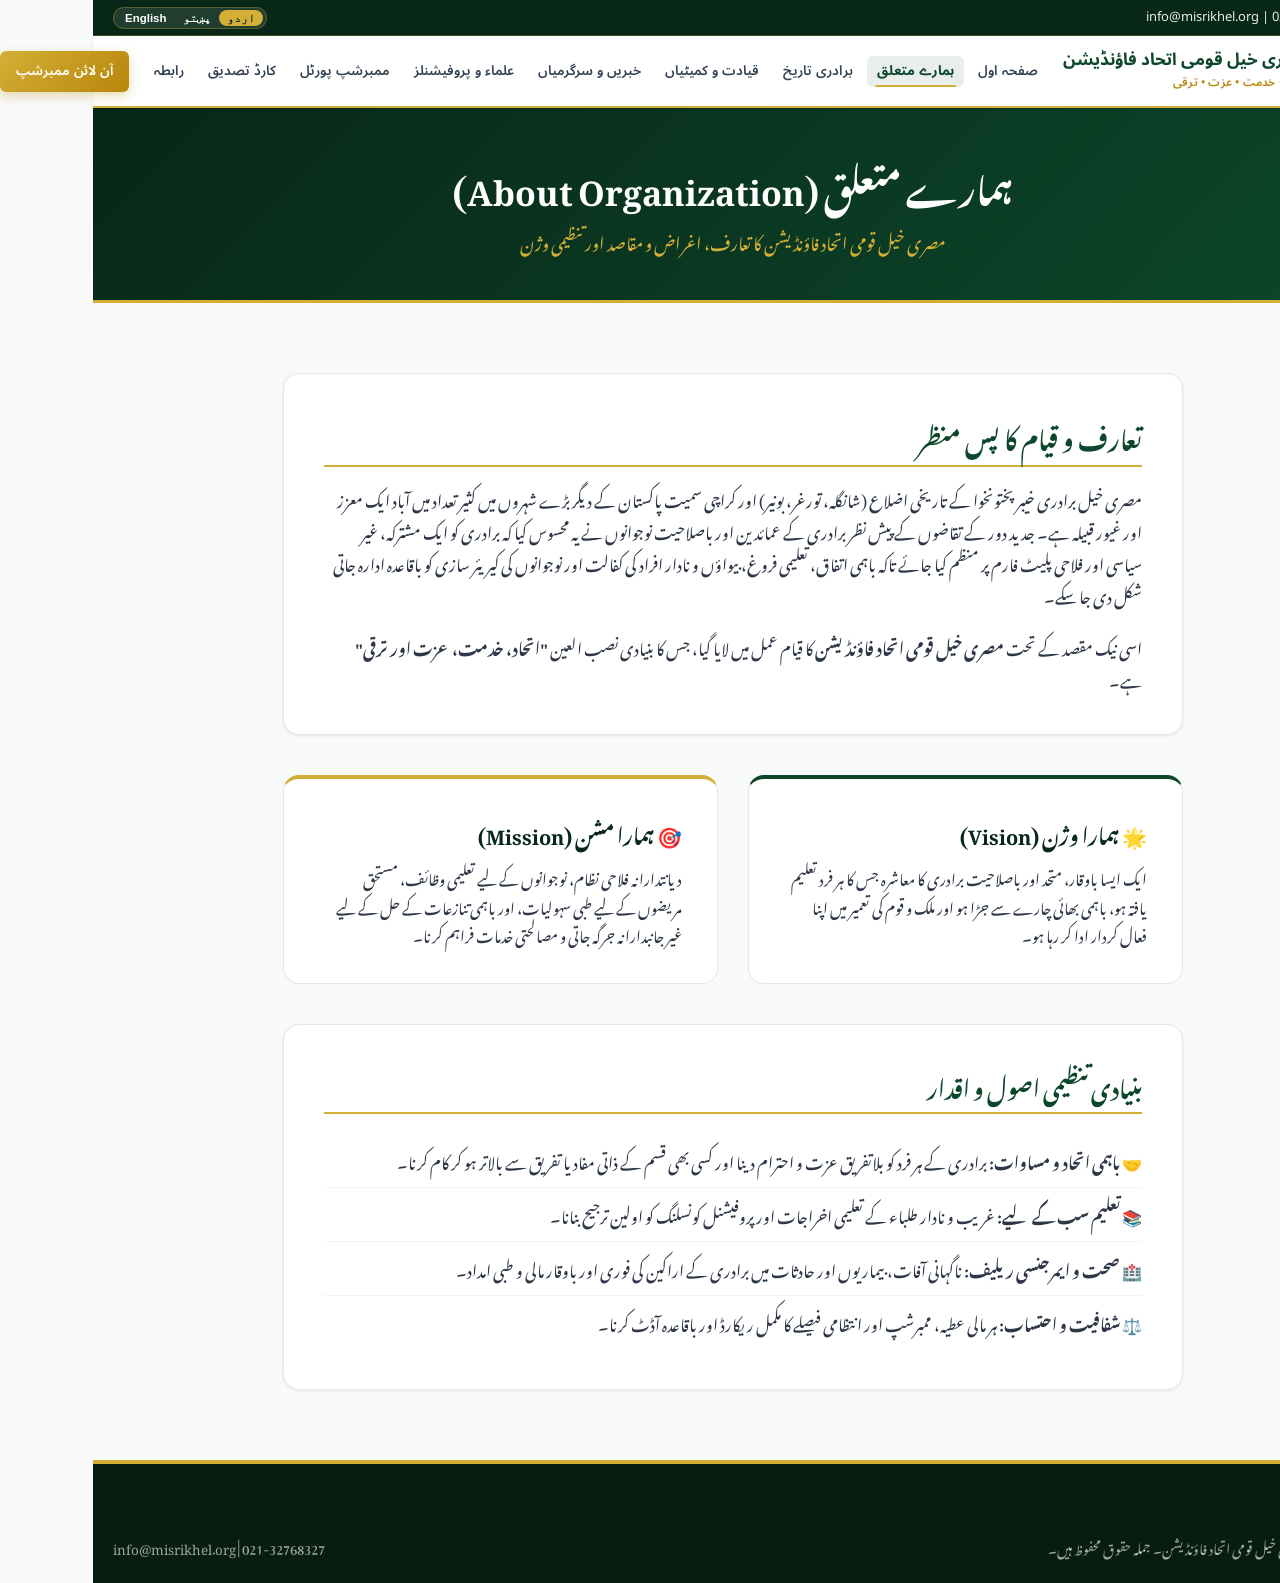
<file: about.html>
<!DOCTYPE html>
<html lang="ur" dir="rtl">
<head>
    <meta charset="UTF-8">
    <meta name="viewport" content="width=device-width, initial-scale=1.0">
    <title>ہمارے متعلق | مصری خیل قومی اتحاد فاؤنڈیشن</title>
    <link rel="icon" type="image/jpeg" href="images/logo.jpg">
    <link rel="stylesheet" href="style.css">
    <link rel="stylesheet" href="rtl.css">
</head>
<body class="lang-ur">
    <!-- Top Bar -->
    <div class="top-bar">
        <div class="container top-bar-inner">
            <div class="top-bar-contact">
                <span>021-32768327 | info@misrikhel.org</span>
            </div>
            <div class="lang-selector">
                <button class="lang-btn active" data-lang="ur">اردو</button>
                <button class="lang-btn" data-lang="ps">پښتو</button>
                <button class="lang-btn" data-lang="en">English</button>
            </div>
        </div>
    </div>

    <!-- Header -->
    <header class="main-header">
        <div class="container header-inner">
            <div class="brand-wrapper">
                <a href="index.html"><img src="images/logo.jpg" alt="Logo" class="brand-logo"></a>
                <div class="brand-titles">
                    <span class="brand-name" data-i18n="org_name">مصری خیل قومی اتحاد فاؤنڈیشن</span>
                    <span class="brand-motto" data-i18n="motto">اتحاد • خدمت • عزت • ترقی</span>
                </div>
            </div>
            <nav>
                <ul class="nav-menu">
                    <li><a href="index.html" class="nav-link" data-i18n="nav_home">صفحہ اول</a></li>
                    <li><a href="about.html" class="nav-link active" data-i18n="nav_about">ہمارے متعلق</a></li>
                    <li><a href="history.html" class="nav-link" data-i18n="nav_history">برادری تاریخ</a></li>
                    <li><a href="leadership.html" class="nav-link" data-i18n="nav_leadership">قیادت و کمیٹیاں</a></li>
                    <li><a href="news-events.html" class="nav-link" data-i18n="nav_news">خبریں و سرگرمیاں</a></li>
                    <li><a href="professionals.html" class="nav-link" data-i18n="nav_professionals">علماء و پروفیشنلز</a></li>
                    <li><a href="membership.html" class="nav-link" data-i18n="nav_membership">ممبرشپ پورٹل</a></li>
                    <li><a href="verify.html" class="nav-link" data-i18n="nav_verify">کارڈ تصدیق</a></li>
                    <li><a href="contact.html" class="nav-link" data-i18n="nav_contact">رابطہ</a></li>
                </ul>
            </nav>
            <div class="header-actions">
                <a href="membership.html" class="btn btn-gold" data-i18n="btn_join">آن لائن ممبرشپ</a>
                <button class="mobile-toggle" aria-label="Toggle navigation">☰</button>
            </div>
        </div>
    </header>

    <!-- Page Banner -->
    <section class="page-banner">
        <div class="container">
            <h1 style="font-size: 34px; font-weight: 700; margin-bottom: 10px;">ہمارے متعلق (About Organization)</h1>
            <p style="color: var(--secondary); font-size: 17px;">مصری خیل قومی اتحاد فاؤنڈیشن کا تعارف، اغراض و مقاصد اور تنظیمی وژن</p>
        </div>
    </section>

    <!-- Content Sections -->
    <section class="section-padding">
        <div class="container">
            <div style="max-width: 900px; margin: 0 auto;">
                <div style="background: #fff; padding: 40px; border-radius: var(--radius-lg); box-shadow: var(--shadow-sm); border: 1px solid var(--border); margin-bottom: 40px;">
                    <h2 style="color: var(--primary); font-size: 24px; margin-bottom: 15px; border-bottom: 2px solid var(--secondary); padding-bottom: 8px;">
                        تعارف و قیام کا پس منظر
                    </h2>
                    <p style="font-size: 16px; line-height: 2; margin-bottom: 20px;">
                        مصری خیل برادری خیبر پختونخوا کے تاریخی اضلاع (شانگلہ، تورغر، بونیر) اور کراچی سمیت پاکستان کے دیگر بڑے شہروں میں کثیر تعداد میں آباد ایک معزز اور غیور قبیلہ ہے۔ جدید دور کے تقاضوں کے پیش نظر برادری کے عمائدین اور باصلاحیت نوجوانوں نے یہ محسوس کیا کہ برادری کو ایک مشترکہ، غیر سیاسی اور فلاحی پلیٹ فارم پر منظم کیا جائے تاکہ باہمی اتفاق، تعلیمی فروغ، بیواؤں و نادار افراد کی کفالت اور نوجوانوں کی کیریئر سازی کو باقاعدہ ادارہ جاتی شکل دی جا سکے۔
                    </p>
                    <p style="font-size: 16px; line-height: 2;">
                        اسی نیک مقصد کے تحت <b>مصری خیل قومی اتحاد فاؤنڈیشن</b> کا قیام عمل میں لایا گیا، جس کا بنیادی نصب العین <b>"اتحاد، خدمت، عزت اور ترقی"</b> ہے۔
                    </p>
                </div>

                <div class="about-grid">
                    <div style="background: #fff; padding: 35px; border-radius: var(--radius-lg); border: 1px solid var(--border); border-top: 4px solid var(--primary);">
                        <h3 style="color: var(--primary-dark); font-size: 20px; margin-bottom: 12px;">🌟 ہمارا وژن (Vision)</h3>
                        <p style="font-size: 15px; line-height: 1.9; color: var(--text-main);">
                            ایک ایسا باوقار، متحد اور باصلاحیت برادری کا معاشرہ جس کا ہر فرد تعلیم یافتہ ہو، باہمی بھائی چارے سے جڑا ہو اور ملک و قوم کی تعمیر میں اپنا فعال کردار ادا کر رہا ہو۔
                        </p>
                    </div>

                    <div style="background: #fff; padding: 35px; border-radius: var(--radius-lg); border: 1px solid var(--border); border-top: 4px solid var(--secondary);">
                        <h3 style="color: var(--primary-dark); font-size: 20px; margin-bottom: 12px;">🎯 ہمارا مشن (Mission)</h3>
                        <p style="font-size: 15px; line-height: 1.9; color: var(--text-main);">
                            دیانتدارانہ فلاحی نظام، نوجوانوں کے لیے تعلیمی وظائف، مستحق مریضوں کے لیے طبی سہولیات، اور باہمی تنازعات کے حل کے لیے غیر جانبدارانہ جرگہ جاتی و مصالحتی خدمات فراہم کرنا۔
                        </p>
                    </div>
                </div>

                <!-- Core Pillars -->
                <div style="background: #fff; padding: 40px; border-radius: var(--radius-lg); box-shadow: var(--shadow-sm); border: 1px solid var(--border);">
                    <h2 style="color: var(--primary); font-size: 22px; margin-bottom: 20px; border-bottom: 2px solid var(--secondary); padding-bottom: 8px;">
                        بنیادی تنظیمی اصول و اقدار
                    </h2>
                    <ul style="list-style-type: none; padding: 0;">
                        <li style="padding: 12px 0; border-bottom: 1px solid #F1F5F9; font-size: 16px;">
                            🤝 <b>باہمی اتحاد و مساوات:</b> برادری کے ہر فرد کو بلاتفریق عزت و احترام دینا اور کسی بھی قسم کے ذاتی مفاد یا تفریق سے بالاتر ہو کر کام کرنا۔
                        </li>
                        <li style="padding: 12px 0; border-bottom: 1px solid #F1F5F9; font-size: 16px;">
                            📚 <b>تعلیم سب کے لیے:</b> غریب و نادار طلباء کے تعلیمی اخراجات اور پروفیشنل کونسلنگ کو اولین ترجیح بنانا۔
                        </li>
                        <li style="padding: 12px 0; border-bottom: 1px solid #F1F5F9; font-size: 16px;">
                            🏥 <b>صحت و ایمرجنسی ریلیف:</b> ناگہانی آفات، بیماریوں اور حادثات میں برادری کے اراکین کی فوری اور باوقار مالی و طبی امداد۔
                        </li>
                        <li style="padding: 12px 0; font-size: 16px;">
                            ⚖️ <b>شفافیت و احتساب:</b> ہر مالی عطیہ، ممبرشپ اور انتظامی فیصلے کا مکمل ریکارڈ اور باقاعدہ آڈٹ کرنا۔
                        </li>
                    </ul>
                </div>
            </div>
        </div>
    </section>

    <!-- Footer -->
    <footer class="main-footer">
        <div class="container footer-bottom" style="border: none; padding-top: 0;">
            <span data-i18n="copyright">© 2026 مصری خیل قومی اتحاد فاؤنڈیشن۔ جملہ حقوق محفوظ ہیں۔</span>
            <span>021-32768327 | info@misrikhel.org</span>
        </div>
    </footer>

    <script src="i18n.js"></script>
    <script src="app.js"></script>
</body>
</html>
</file>
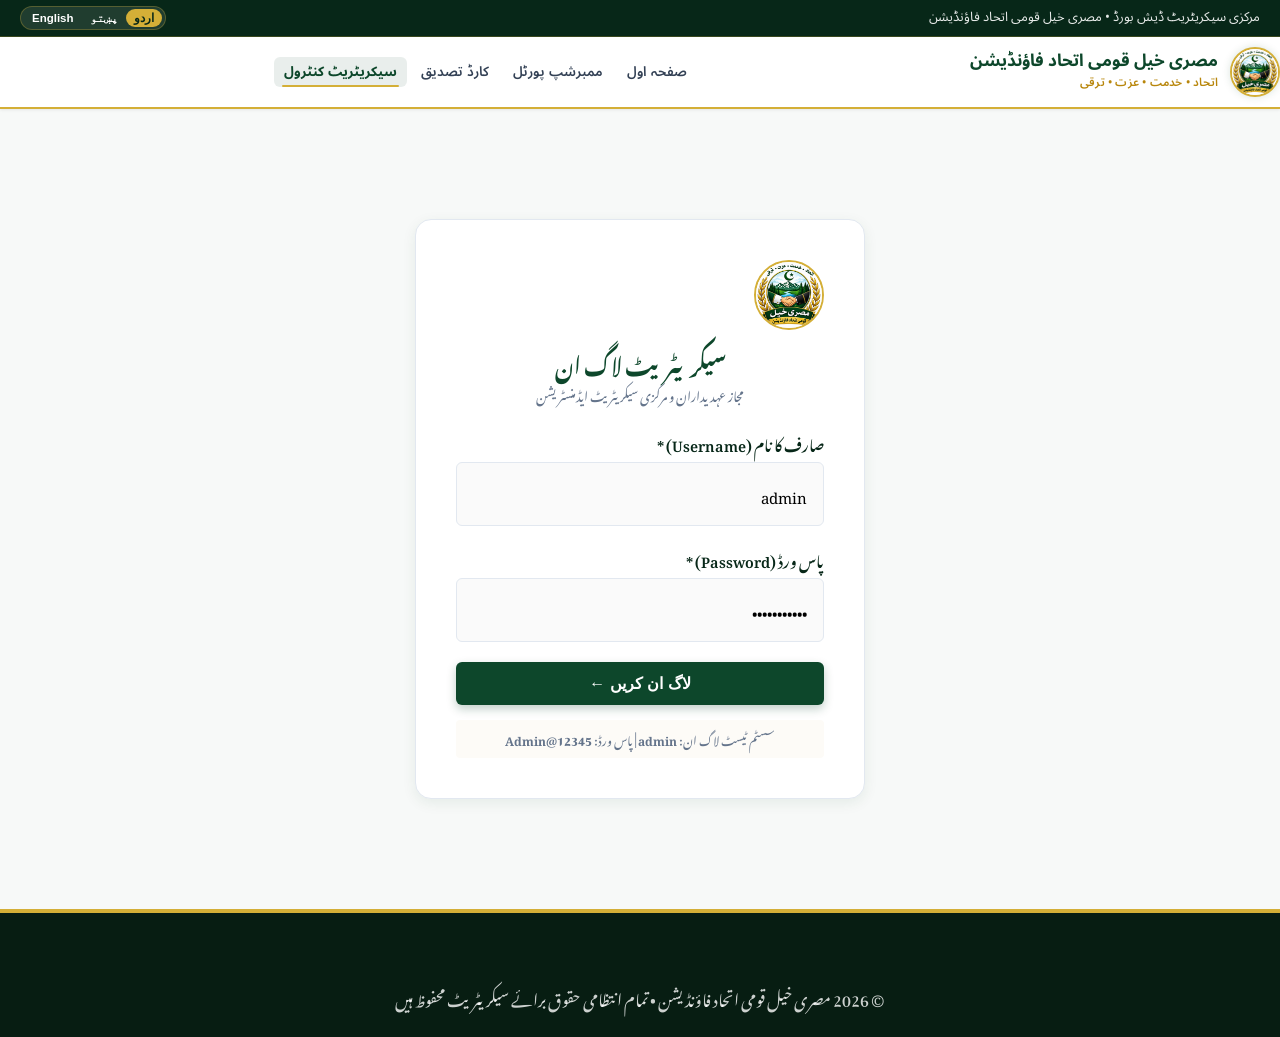
<file: admin.html>
<!DOCTYPE html>
<html lang="ur" dir="rtl">
<head>
    <meta charset="UTF-8">
    <meta name="viewport" content="width=device-width, initial-scale=1.0">
    <title>سیکریٹریٹ کنٹرول پینل | مصری خیل قومی اتحاد فاؤنڈیشن</title>
    <link rel="icon" type="image/jpeg" href="images/logo.jpg">
    <link rel="stylesheet" href="style.css">
    <link rel="stylesheet" href="rtl.css">
    <style>
        .admin-nav-tabs {
            display: flex;
            gap: 10px;
            border-bottom: 2px solid var(--border);
            margin-bottom: 25px;
        }
        .admin-nav-tab {
            padding: 12px 24px;
            font-size: 15px;
            font-weight: 700;
            border: none;
            background: none;
            cursor: pointer;
            border-bottom: 3px solid transparent;
            color: var(--text-muted);
            transition: var(--transition);
        }
        .admin-nav-tab.active {
            color: var(--primary);
            border-bottom-color: var(--primary);
            background: rgba(13, 71, 43, 0.04);
        }
        .table-responsive {
            overflow-x: auto;
            background: #fff;
            border-radius: var(--radius-md);
            border: 1px solid var(--border);
        }
        .admin-table {
            width: 100%;
            border-collapse: collapse;
            font-size: 14px;
            text-align: right;
        }
        .admin-table th {
            background: #f8faf9;
            color: var(--primary);
            font-weight: 700;
            padding: 14px 16px;
            border-bottom: 2px solid var(--border);
        }
        .admin-table td {
            padding: 12px 16px;
            border-bottom: 1px solid var(--border);
            vertical-align: middle;
        }
        .admin-table tr:hover {
            background: #fafdfa;
        }
        .badge {
            display: inline-block;
            padding: 4px 10px;
            border-radius: 20px;
            font-size: 12px;
            font-weight: 700;
        }
        .badge-pending { background: #fff8e1; color: #b8860b; border: 1px solid #ffe082; }
        .badge-approved { background: #e8f5e9; color: #1b5e20; border: 1px solid #a5d6a7; }
        .badge-rejected { background: #ffebee; color: #c62828; border: 1px solid #ef9a9a; }
        .stat-card-mini {
            background: #fff;
            padding: 20px;
            border-radius: var(--radius-md);
            border: 1px solid var(--border);
            border-top: 4px solid var(--primary);
            box-shadow: var(--shadow-sm);
        }
        .stat-card-mini h4 {
            font-size: 13px;
            color: var(--text-muted);
            margin-bottom: 8px;
        }
        .stat-card-mini .val {
            font-size: 28px;
            font-weight: 800;
            color: var(--primary);
        }
    </style>
</head>
<body class="lang-ur">

    <!-- Top Contact Bar -->
    <div class="top-bar">
        <div class="container top-bar-inner">
            <div class="top-bar-contact">
                <span>مرکزی سیکریٹریٹ ڈیش بورڈ • مصری خیل قومی اتحاد فاؤنڈیشن</span>
            </div>
            <div class="lang-selector">
                <button class="lang-btn active" data-lang="ur">اردو</button>
                <button class="lang-btn" data-lang="ps">پښتو</button>
                <button class="lang-btn" data-lang="en">English</button>
            </div>
        </div>
    </div>

    <!-- Header -->
    <header class="main-header">
        <div class="container header-inner">
            <div class="brand-wrapper">
                <a href="index.html"><img src="images/logo.jpg" alt="Logo" class="brand-logo"></a>
                <div class="brand-titles">
                    <span class="brand-name" data-i18n="org_name">مصری خیل قومی اتحاد فاؤنڈیشن</span>
                    <span class="brand-motto" data-i18n="motto">مرکزی انتظامی و سیکریٹریٹ پورٹل</span>
                </div>
            </div>
            <nav>
                <ul class="nav-menu">
                    <li><a href="index.html" class="nav-link">صفحہ اول</a></li>
                    <li><a href="membership.html" class="nav-link">ممبرشپ پورٹل</a></li>
                    <li><a href="verify.html" class="nav-link">کارڈ تصدیق</a></li>
                    <li><a href="admin.html" class="nav-link active">سیکریٹریٹ کنٹرول</a></li>
                </ul>
            </nav>
            <div id="authHeaderAction">
                <!-- Dynamically populated -->
            </div>
        </div>
    </header>

    <!-- Main Container -->
    <main class="section-padding" style="background: #f7f9f8; min-height: 80vh;">
        <div class="container">

            <!-- VIEW 1: LOGIN BOX (When not authenticated) -->
            <div id="loginView" style="display: none; max-width: 450px; margin: 40px auto; background: #fff; padding: 40px; border-radius: var(--radius-lg); border: 1px solid var(--border); box-shadow: var(--shadow-md);">
                <div style="text-align: center; margin-bottom: 25px;">
                    <img src="images/logo.jpg" alt="Logo" style="width: 70px; height: 70px; border-radius: 50%; margin-bottom: 12px; border: 2px solid var(--secondary);">
                    <h2 style="font-size: 22px; color: var(--primary);">سیکریٹریٹ لاگ ان</h2>
                    <p style="font-size: 13px; color: var(--text-muted);">مجاز عہدیداران و مرکزی سیکریٹریٹ ایڈمنسٹریشن</p>
                </div>

                <form id="adminLoginForm" onsubmit="handleAdminLogin(event)">
                    <div class="form-group">
                        <label class="form-label">صارف کا نام (Username) *</label>
                        <input type="text" class="form-control" id="loginUsername" required value="admin">
                    </div>
                    <div class="form-group">
                        <label class="form-label">پاس ورڈ (Password) *</label>
                        <input type="password" class="form-control" id="loginPassword" required value="Admin@12345">
                    </div>
                    <div id="loginError" style="display: none; color: #c62828; font-size: 13px; margin-bottom: 15px; padding: 8px; background: #ffebee; border-radius: 4px;"></div>
                    <button type="submit" class="btn btn-primary" style="width: 100%; padding: 12px; font-size: 16px;">
                        لاگ ان کریں &larr;
                    </button>
                    <div style="margin-top: 15px; font-size: 12px; color: var(--text-muted); text-align: center; background: #fdfbf7; padding: 8px; border-radius: 4px;">
                        سسٹم ٹیسٹ لاگ ان: <b>admin</b> | پاس ورڈ: <b>Admin@12345</b>
                    </div>
                </form>
            </div>

            <!-- VIEW 2: DASHBOARD (When authenticated) -->
            <div id="dashboardView" style="display: none;">
                <!-- User Welcome Banner -->
                <div style="background: linear-gradient(135deg, var(--primary) 0%, #072718 100%); color: #fff; padding: 25px 30px; border-radius: var(--radius-lg); margin-bottom: 30px; display: flex; justify-content: space-between; align-items: center; border-bottom: 3px solid var(--secondary);">
                    <div>
                        <h2 style="font-size: 24px; margin-bottom: 5px;">خوش آمدید، <span id="adminUserName">منتظم اعلیٰ</span></h2>
                        <p style="color: var(--secondary); font-size: 14px;">مرکزی سیکریٹریٹ مصری خیل قومی اتحاد فاؤنڈیشن • کردار: <span id="adminUserRole">SUPER_ADMIN</span></p>
                    </div>
                    <button onclick="handleLogout()" class="btn btn-outline" style="border-color: #fff; color: #fff;">
                        لاگ آؤٹ (Logout)
                    </button>
                </div>

                <!-- Stats Overview -->
                <div class="grid grid-4" style="margin-bottom: 30px;">
                    <div class="stat-card-mini">
                        <h4>کل ممبرشپ درخواستیں</h4>
                        <div class="val" id="statTotalApps">0</div>
                    </div>
                    <div class="stat-card-mini" style="border-top-color: #f59e0b;">
                        <h4>زیرِ جائزہ درخواستیں</h4>
                        <div class="val" id="statPendingApps" style="color: #b8860b;">0</div>
                    </div>
                    <div class="stat-card-mini" style="border-top-color: #10b981;">
                        <h4>منظور شدہ اراکین</h4>
                        <div class="val" id="statApprovedMembers" style="color: #10b981;">0</div>
                    </div>
                    <div class="stat-card-mini" style="border-top-color: var(--secondary);">
                        <h4>خالص مالیاتی فنڈ (PKR)</h4>
                        <div class="val" id="statNetBalance" style="color: var(--secondary); font-size: 24px;">0</div>
                    </div>
                </div>

                <!-- Tabs Navigation -->
                <div class="admin-nav-tabs">
                    <button class="admin-nav-tab active" onclick="switchAdminTab('applications')">درخواستیں برائے ممبرشپ</button>
                    <button class="admin-nav-tab" onclick="switchAdminTab('approved-members')">منظور شدہ اراکین و کارڈز</button>
                    <button class="admin-nav-tab" onclick="switchAdminTab('finance')">مالیات و فنڈز لیجر</button>
                </div>

                <!-- TAB 1: APPLICATIONS INBOX -->
                <div id="tabApplications">
                    <div style="display: flex; justify-content: space-between; align-items: center; margin-bottom: 15px; flex-wrap: wrap; gap: 10px;">
                        <div style="display: flex; gap: 8px; flex-wrap: wrap;">
                            <button class="btn btn-sm btn-primary" onclick="loadApplications('ALL')">تمام</button>
                            <button class="btn btn-sm btn-outline" onclick="loadApplications('PENDING')">زیرِ جائزہ (Pending)</button>
                            <button class="btn btn-sm btn-outline" onclick="loadApplications('APPROVED')">منظور شدہ</button>
                            <button class="btn btn-sm btn-outline" onclick="loadApplications('REJECTED')">مسترد شدہ</button>
                        </div>
                        <div style="display: flex; gap: 8px;">
                            <button class="btn btn-sm btn-gold" onclick="exportApplicationsToCSV()">📥 ایکسل ایکسپورٹ (CSV)</button>
                            <button class="btn btn-sm btn-outline" onclick="loadApplications()">تازہ کریں (Refresh)</button>
                        </div>
                    </div>

                    <div class="table-responsive">
                        <table class="admin-table">
                            <thead>
                                <tr>
                                    <th>درخواست نمبر</th>
                                    <th>نام درخواست گزار</th>
                                    <th>قومی شناختی کارڈ (CNIC)</th>
                                    <th>موبائل نمبر</th>
                                    <th>آبائی علاقہ</th>
                                    <th>داخلہ فیس (300 روپے)</th>
                                    <th>حیثیت</th>
                                    <th>تاریخ و وقت</th>
                                    <th style="text-align: center;">اقدامات (Actions)</th>
                                </tr>
                            </thead>
                            <tbody id="applicationsTableBody">
                                <tr>
                                    <td colspan="9" style="text-align: center; padding: 30px; color: var(--text-muted);">
                                        ڈیٹا لوڈ ہو رہا ہے...
                                    </td>
                                </tr>
                            </tbody>
                        </table>
                    </div>
                </div>

                <!-- TAB 2: APPROVED MEMBERS & CARDS -->
                <div id="tabApprovedMembers" style="display: none;">
                    <div style="display: flex; justify-content: space-between; align-items: center; margin-bottom: 15px;">
                        <h3 style="font-size: 16px; color: var(--primary); margin: 0;">منظور شدہ مستقل اراکین ڈائریکٹری</h3>
                        <button class="btn btn-sm btn-gold" onclick="exportMembersToCSV()">📥 اراکین لسٹ ڈاؤن لوڈ (CSV)</button>
                    </div>
                    <div class="table-responsive">
                        <table class="admin-table">
                            <thead>
                                <tr>
                                    <th>ممبرشپ نمبر</th>
                                    <th>نام رکن</th>
                                    <th>قومی شناختی کارڈ</th>
                                    <th>موبائل نمبر</th>
                                    <th>آبائی علاقہ</th>
                                    <th>فیس کلیئرنس</th>
                                    <th>حیثیت</th>
                                    <th style="text-align: center;">ڈیجیٹل کارڈ / ایکشن</th>
                                </tr>
                            </thead>
                            <tbody id="approvedMembersTableBody">
                                <tr>
                                    <td colspan="8" style="text-align: center; padding: 30px; color: var(--text-muted);">
                                        ڈیٹا لوڈ ہو رہا ہے...
                                    </td>
                                </tr>
                            </tbody>
                        </table>
                    </div>
                </div>

                <!-- TAB 3: FINANCE & ACCOUNTS -->
                <div id="tabFinance" style="display: none;">
                    <div class="grid grid-3" style="margin-bottom: 25px;">
                        <div style="background: #e8f5e9; padding: 20px; border-radius: var(--radius-md); border: 1px solid #a5d6a7;">
                            <h4 style="font-size: 13px; color: #1b5e20;">کل آمدنی و عطیات</h4>
                            <div id="financeTotalIncome" style="font-size: 24px; font-weight: 800; color: #1b5e20;">PKR 0</div>
                        </div>
                        <div style="background: #ffebee; padding: 20px; border-radius: var(--radius-md); border: 1px solid #ef9a9a;">
                            <h4 style="font-size: 13px; color: #c62828;">کل اخراجات و فلاحی تقسیم</h4>
                            <div id="financeTotalExpense" style="font-size: 24px; font-weight: 800; color: #c62828;">PKR 0</div>
                        </div>
                        <div style="background: #fff8e1; padding: 20px; border-radius: var(--radius-md); border: 1px solid #ffe082;">
                            <h4 style="font-size: 13px; color: #b8860b;">خالص موجودہ فنڈ</h4>
                            <div id="financeNetBalance" style="font-size: 24px; font-weight: 800; color: #b8860b;">PKR 0</div>
                        </div>
                    </div>

                    <div class="table-responsive">
                        <table class="admin-table">
                            <thead>
                                <tr>
                                    <th>واؤچر نمبر</th>
                                    <th>قسم</th>
                                    <th>کیٹیگری</th>
                                    <th>رقم (PKR)</th>
                                    <th>تفصیل / ہیڈ</th>
                                    <th>تاریخ</th>
                                </tr>
                            </thead>
                            <tbody id="financeTableBody">
                                <tr>
                                    <td colspan="6" style="text-align: center; padding: 30px; color: var(--text-muted);">
                                        مالیاتی ریکارڈ لوڈ ہو رہا ہے...
                                    </td>
                                </tr>
                            </tbody>
                        </table>
                    </div>
                </div>

            </div>

        </div>
    </main>

    <!-- Footer -->
    <footer class="main-footer">
        <div class="container footer-bottom-inner" style="justify-content: center; text-align: center;">
            <span>&copy; 2026 مصری خیل قومی اتحاد فاؤنڈیشن • تمام انتظامی حقوق برائے سیکریٹریٹ محفوظ ہیں</span>
        </div>
    </footer>

    <script src="i18n.js"></script>
    <script src="api.js"></script>
    <script>
        let currentAuthToken = localStorage.getItem('mkqi_token');
        let currentAdminUser = JSON.parse(localStorage.getItem('mkqi_user') || 'null');

        document.addEventListener('DOMContentLoaded', () => {
            if (currentAuthToken && currentAdminUser) {
                showDashboard();
            } else {
                showLogin();
            }
        });

        function showLogin() {
            document.getElementById('loginView').style.display = 'block';
            document.getElementById('dashboardView').style.display = 'none';
            document.getElementById('authHeaderAction').innerHTML = '';
        }

        function showDashboard() {
            document.getElementById('loginView').style.display = 'none';
            document.getElementById('dashboardView').style.display = 'block';
            document.getElementById('adminUserName').textContent = currentAdminUser.full_name || currentAdminUser.username;
            document.getElementById('adminUserRole').textContent = currentAdminUser.role || 'ADMIN';
            document.getElementById('authHeaderAction').innerHTML = `<button onclick="handleLogout()" class="btn btn-outline" style="font-size: 13px;">لاگ آؤٹ</button>`;
            loadApplications();
            loadApprovedMembers();
            loadFinanceSummary();
        }

        async function handleAdminLogin(e) {
            e.preventDefault();
            const errEl = document.getElementById('loginError');
            errEl.style.display = 'none';
            const u = document.getElementById('loginUsername').value;
            const p = document.getElementById('loginPassword').value;

            try {
                const res = await fetch('/api/auth/login', {
                    method: 'POST',
                    headers: { 'Content-Type': 'application/json' },
                    body: JSON.stringify({ username: u, password: p })
                });

                if (!res.ok) {
                    const data = await res.json();
                    throw new Error(data.detail || 'لاگ ان کی معلومات درست نہیں ہیں۔');
                }

                const data = await res.json();
                currentAuthToken = data.access_token;
                currentAdminUser = data.user;
                localStorage.setItem('mkqi_token', currentAuthToken);
                localStorage.setItem('mkqi_user', JSON.stringify(currentAdminUser));
                showDashboard();
            } catch (err) {
                errEl.textContent = err.message;
                errEl.style.display = 'block';
            }
        }

        function handleLogout() {
            localStorage.removeItem('mkqi_token');
            localStorage.removeItem('mkqi_user');
            currentAuthToken = null;
            currentAdminUser = null;
            showLogin();
        }

        function switchAdminTab(tabName) {
            document.querySelectorAll('.admin-nav-tab').forEach(t => t.classList.remove('active'));
            document.getElementById('tabApplications').style.display = 'none';
            document.getElementById('tabApprovedMembers').style.display = 'none';
            document.getElementById('tabFinance').style.display = 'none';

            if (tabName === 'applications') {
                document.getElementById('tabApplications').style.display = 'block';
                event.target.classList.add('active');
                loadApplications();
            } else if (tabName === 'approved-members') {
                document.getElementById('tabApprovedMembers').style.display = 'block';
                event.target.classList.add('active');
                loadApprovedMembers();
            } else if (tabName === 'finance') {
                document.getElementById('tabFinance').style.display = 'block';
                event.target.classList.add('active');
                loadFinanceSummary();
                loadFinanceTransactions();
            }
        }

        let _cachedApps = [];
        let _cachedMembers = [];

        async function loadApplications(statusFilter = '') {
            const tbody = document.getElementById('applicationsTableBody');
            tbody.innerHTML = '<tr><td colspan="9" style="text-align: center; padding: 20px;">لوڈ ہو رہا ہے...</td></tr>';

            let url = '/api/members/applications';
            if (statusFilter && statusFilter !== 'ALL') {
                url += `?status_filter=${statusFilter}`;
            }

            try {
                let apps = [];
                try {
                    const res = await fetch(url, {
                        headers: { 'Authorization': `Bearer ${currentAuthToken}` }
                    });
                    if (res.status === 401) {
                        handleLogout();
                        return;
                    }
                    if (res.ok) {
                        apps = await res.json();
                    }
                } catch (e) {
                    // Fallback to local storage
                }

                // Merge local storage apps if available
                const localApps = JSON.parse(localStorage.getItem('mkqi_local_apps') || '[]');
                if (localApps.length > 0) {
                    localApps.forEach(la => {
                        if (!apps.some(a => a.application_number === la.application_number)) {
                            apps.unshift(la);
                        }
                    });
                }

                if (statusFilter && statusFilter !== 'ALL') {
                    apps = apps.filter(a => a.status === statusFilter);
                }

                _cachedApps = apps;

                // update counters
                document.getElementById('statTotalApps').textContent = apps.length;
                const pendingCount = apps.filter(a => a.status === 'PENDING').length;
                document.getElementById('statPendingApps').textContent = pendingCount;

                if (!apps || apps.length === 0) {
                    tbody.innerHTML = '<tr><td colspan="9" style="text-align: center; padding: 25px; color: var(--text-muted);">کوئی درخواست موجود نہیں ہے۔</td></tr>';
                    return;
                }

                tbody.innerHTML = apps.map(app => {
                    const badgeClass = app.status === 'APPROVED' ? 'badge-approved' : (app.status === 'REJECTED' ? 'badge-rejected' : 'badge-pending');
                    const statusText = app.status === 'APPROVED' ? 'منظور شدہ' : (app.status === 'REJECTED' ? 'مسترد شدہ' : 'زیرِ جائزہ');
                    const slipSrc = app.receipt_slip_path || 'images/sample_receipt.svg';

                    let actions = '';
                    if (app.status === 'PENDING' || app.status === 'UNDER_REVIEW') {
                        actions = `
                            <button class="btn btn-sm btn-primary" onclick="reviewApp(${app.id || 0}, 'APPROVED', '${app.application_number}')" style="padding: 4px 10px; font-size: 12px; margin-left: 4px;">منظور کریں</button>
                            <button class="btn btn-sm btn-outline" onclick="reviewApp(${app.id || 0}, 'REJECTED', '${app.application_number}')" style="padding: 4px 10px; font-size: 12px; color: #c62828; border-color: #c62828;">مسترد</button>
                        `;
                    } else if (app.status === 'APPROVED') {
                        actions = `<span style="color: #1b5e20; font-size: 12px; font-weight: 700;">کارڈ جاری شدہ ✓</span>`;
                    } else {
                        actions = `<span style="color: #c62828; font-size: 12px;">مسترد شدہ</span>`;
                    }

                    return `
                        <tr>
                            <td><b>${app.application_number}</b></td>
                            <td>${app.full_name_ur} <br><small style="color: var(--text-muted);">${app.full_name_en}</small></td>
                            <td><span style="font-family: monospace; font-weight: 700; color: #0D472B;">${app.cnic || '15201-1234567-1'}</span></td>
                            <td>${app.mobile_number}</td>
                            <td>${app.ancestral_region || '-'}</td>
                            <td>
                                <div style="display: flex; flex-direction: column; gap: 4px;">
                                    <span style="color: #166534; font-weight: 700; font-size: 12px;">300 روپے (${app.payment_method || 'EasyPaisa'})</span>
                                    <button type="button" onclick="openAdminReceiptModal('${slipSrc}', '${app.transaction_reference || 'EP-982341890'}')" class="btn btn-sm btn-outline" style="padding: 2px 6px; font-size: 11px;">
                                        🧾 رسید دیکھیں
                                    </button>
                                </div>
                            </td>
                            <td><span class="badge ${badgeClass}">${statusText}</span></td>
                            <td style="font-size: 12px;">${app.created_at ? app.created_at.substring(0, 16).replace('T', ' ') : '-'}</td>
                            <td style="text-align: center;">${actions}</td>
                        </tr>
                    `;
                }).join('');

            } catch (err) {
                tbody.innerHTML = `<tr><td colspan="9" style="text-align: center; color: red;">خرابی: ${err.message}</td></tr>`;
            }
        }

        async function reviewApp(appId, newStatus, appNumber = '') {
            let notes = '';
            if (newStatus === 'APPROVED') {
                if (!confirm('کیا آپ 300 روپے داخلہ فیس کی توثیق کے بعد اس درخواست کو منظور کر کے ڈیجیٹل کارڈ جاری کرنا چاہتے ہیں؟')) return;
                notes = 'سیکریٹریٹ کی جانب سے 300 روپے فیس و کوائف توثیق مکمل';
            } else {
                notes = prompt('مسترد کرنے کی وجہ درج فرمائیں:', 'رسید غیر واضح یا کاغذات نامکمل');
                if (notes === null) return;
            }

            // If local storage app
            const localApps = JSON.parse(localStorage.getItem('mkqi_local_apps') || '[]');
            const localIdx = localApps.findIndex(a => a.application_number === appNumber);
            if (localIdx !== -1) {
                localApps[localIdx].status = newStatus;
                localApps[localIdx].review_notes = notes;
                localStorage.setItem('mkqi_local_apps', JSON.stringify(localApps));
                alert('درخواست کی حیثیت کامیابی کے ساتھ تبدیل کر دی گئی۔');
                loadApplications();
                return;
            }

            try {
                const res = await fetch(`/api/members/applications/${appId}/review`, {
                    method: 'POST',
                    headers: {
                        'Content-Type': 'application/json',
                        'Authorization': `Bearer ${currentAuthToken}`
                    },
                    body: JSON.stringify({
                        status: newStatus,
                        review_notes: notes
                    })
                });

                if (!res.ok) {
                    const err = await res.json();
                    alert('خرابی: ' + (err.detail || 'کارروائی مکمل نہ ہو سکی'));
                    return;
                }

                const result = await res.json();
                alert(result.message || 'درخواست کی حیثیت کامیابی کے ساتھ تبدیل کر دی گئی۔');
                loadApplications();
                loadApprovedMembers();
            } catch (e) {
                alert('نیٹ ورک خرابی: ' + e.message);
            }
        }

        async function loadApprovedMembers() {
            const tbody = document.getElementById('approvedMembersTableBody');
            try {
                let members = [];
                try {
                    const res = await fetch('/api/members/directory');
                    if (res.ok) {
                        members = await res.json();
                    }
                } catch (e) {}

                if (members.length === 0) {
                    members = [
                        {
                            membership_id: "MKQI-2026-0001",
                            full_name_ur: "محمد عمران خان مصری خیل",
                            full_name_en: "Muhammad Imran Khan",
                            cnic: "15201-1234567-1",
                            mobile_number: "0300-1234567",
                            ancestral_region: "شانگلہ",
                            ancestral_village: "الپوری",
                            card_token: "a089f9fa-080c-454d-b32d-febaa4db4813"
                        }
                    ];
                }

                _cachedMembers = members;
                document.getElementById('statApprovedMembers').textContent = members.length;

                tbody.innerHTML = members.map(m => {
                    const cardBtn = m.card_token ? `
                        <a href="verify.html?token=${m.card_token}" target="_blank" class="btn btn-sm btn-outline" style="padding: 4px 10px; font-size: 12px; margin-left: 4px;">تصدیق دیکھیں</a>
                        <a href="membership.html?q=${encodeURIComponent(m.cnic || m.membership_id)}" target="_blank" class="btn btn-sm btn-primary" style="padding: 4px 10px; font-size: 12px;">3D کارڈ و ڈوزیئر</a>
                    ` : '<span style="color: var(--text-muted); font-size: 12px;">کارڈ جاری شدہ</span>';

                    return `
                        <tr>
                            <td><b style="color: var(--primary);">${m.membership_id}</b></td>
                            <td>${m.full_name_ur} <br><small style="color: var(--text-muted);">${m.full_name_en}</small></td>
                            <td><span style="font-family: monospace; font-weight: 700; color: #0D472B;">${m.cnic || '15201-1234567-1'}</span></td>
                            <td>${m.mobile_number}</td>
                            <td>${m.ancestral_region || '-'} (${m.ancestral_village || '-'})</td>
                            <td><span style="color: #166534; font-weight: 700; font-size: 12px;">300 روپے (مکمل ادا شدہ ✓)</span></td>
                            <td><span class="badge badge-approved">منظور شدہ</span></td>
                            <td style="text-align: center;">${cardBtn}</td>
                        </tr>
                    `;
                }).join('');
            } catch (err) {
                tbody.innerHTML = `<tr><td colspan="8" style="text-align: center; color: red;">خرابی: ${err.message}</td></tr>`;
            }
        }

        // CSV / Excel Export Functions (with UTF-8 BOM for Urdu support)
        function exportApplicationsToCSV() {
            if (!_cachedApps || _cachedApps.length === 0) {
                alert("ایکسپورٹ کے لیے کوئی ڈیٹا موجود نہیں ہے۔");
                return;
            }
            let csvContent = "\uFEFF"; // UTF-8 BOM
            csvContent += "درخواست نمبر,نام (اردو),نام (انگریزی),شناختی کارڈ (CNIC),موبائل نمبر,رہائشی شہر,آبائی ریجن,داخلہ فیس (PKR),طریقہ ادائیگی,رسید ریفرنس,حیثیت,تاریخ جمع\n";

            _cachedApps.forEach(a => {
                const row = [
                    `"${a.application_number || ''}"`,
                    `"${a.full_name_ur || ''}"`,
                    `"${a.full_name_en || ''}"`,
                    `"${a.cnic || '15201-1234567-1'}"`,
                    `"${a.mobile_number || ''}"`,
                    `"${a.current_city || ''}"`,
                    `"${a.ancestral_region || ''}"`,
                    `"300.00"`,
                    `"${a.payment_method || 'EasyPaisa'}"`,
                    `"${a.transaction_reference || 'EP-982341890'}"`,
                    `"${a.status || 'PENDING'}"`,
                    `"${a.created_at || ''}"`
                ];
                csvContent += row.join(",") + "\n";
            });

            downloadCSVFile(csvContent, `Misri_Khel_Applications_${new Date().toISOString().slice(0,10)}.csv`);
        }

        function exportMembersToCSV() {
            if (!_cachedMembers || _cachedMembers.length === 0) {
                alert("ایکسپورٹ کے لیے کوئی ڈیٹا موجود نہیں ہے۔");
                return;
            }
            let csvContent = "\uFEFF"; // UTF-8 BOM
            csvContent += "ممبرشپ نمبر,نام (اردو),نام (انگریزی),شناختی کارڈ (CNIC),موبائل نمبر,آبائی ریجن,آبائی گاؤں,داخلہ فیس حیثیت\n";

            _cachedMembers.forEach(m => {
                const row = [
                    `"${m.membership_id || ''}"`,
                    `"${m.full_name_ur || ''}"`,
                    `"${m.full_name_en || ''}"`,
                    `"${m.cnic || '15201-1234567-1'}"`,
                    `"${m.mobile_number || ''}"`,
                    `"${m.ancestral_region || ''}"`,
                    `"${m.ancestral_village || ''}"`,
                    `"300 روپے (مکمل ادا شدہ)"`
                ];
                csvContent += row.join(",") + "\n";
            });

            downloadCSVFile(csvContent, `Misri_Khel_Approved_Members_${new Date().toISOString().slice(0,10)}.csv`);
        }

        function downloadCSVFile(content, fileName) {
            const blob = new Blob([content], { type: 'text/csv;charset=utf-8;' });
            const link = document.createElement("a");
            const url = URL.createObjectURL(blob);
            link.setAttribute("href", url);
            link.setAttribute("download", fileName);
            link.style.visibility = 'hidden';
            document.body.appendChild(link);
            link.click();
            document.body.removeChild(link);
        }

        function openAdminReceiptModal(src, ref) {
            const modal = document.getElementById("adminReceiptModal");
            const img = document.getElementById("adminModalImg");
            const refSpan = document.getElementById("adminModalRef");
            img.src = src || 'images/sample_receipt.svg';
            refSpan.textContent = ref || 'EP-982341890';
            modal.style.display = 'flex';
        }

        function closeAdminReceiptModal() {
            document.getElementById("adminReceiptModal").style.display = 'none';
        }

        async function loadFinanceSummary() {
            try {
                const res = await fetch('/api/finance/summary', {
                    headers: { 'Authorization': `Bearer ${currentAuthToken}` }
                });
                if (!res.ok) return;
                const data = await res.json();
                document.getElementById('statNetBalance').textContent = 'PKR ' + data.net_balance.toLocaleString();
                document.getElementById('financeTotalIncome').textContent = 'PKR ' + data.total_income.toLocaleString();
                document.getElementById('financeTotalExpense').textContent = 'PKR ' + data.total_expense.toLocaleString();
                document.getElementById('financeNetBalance').textContent = 'PKR ' + data.net_balance.toLocaleString();
            } catch (e) {
                console.error(e);
            }
        }

        async function loadFinanceTransactions() {
            const tbody = document.getElementById('financeTableBody');
            try {
                const res = await fetch('/api/finance/transactions', {
                    headers: { 'Authorization': `Bearer ${currentAuthToken}` }
                });
                if (!res.ok) return;
                const txs = await res.json();
                if (!txs || txs.length === 0) {
                    tbody.innerHTML = '<tr><td colspan="6" style="text-align: center; padding: 25px; color: var(--text-muted);">کوئی مالیاتی اندراج موجود نہیں ہے۔</td></tr>';
                    return;
                }
                tbody.innerHTML = txs.map(t => `
                    <tr>
                        <td><b>${t.voucher_number}</b></td>
                        <td><span class="badge ${t.transaction_type.includes('INCOME') || t.transaction_type.includes('DONATION') ? 'badge-approved' : 'badge-rejected'}">${t.transaction_type}</span></td>
                        <td>${t.category}</td>
                        <td style="font-weight: 700;">PKR ${t.amount.toLocaleString()}</td>
                        <td>${t.description}</td>
                        <td style="font-size: 12px;">${t.transaction_date ? t.transaction_date.substring(0, 10) : '-'}</td>
                    </tr>
                `).join('');
            } catch (e) {
                tbody.innerHTML = `<tr><td colspan="6" style="text-align: center; color: red;">خرابی: ${e.message}</td></tr>`;
            }
        }
    </script>

    <!-- Admin Receipt Inspection Modal -->
    <div id="adminReceiptModal" style="display: none; position: fixed; top: 0; left: 0; width: 100%; height: 100%; background: rgba(0,0,0,0.75); z-index: 9999; align-items: center; justify-content: center; padding: 20px;">
        <div style="background: #fff; max-width: 550px; width: 100%; border-radius: 12px; overflow: hidden; box-shadow: 0 20px 40px rgba(0,0,0,0.4); text-align: center;">
            <div style="background: #0D472B; color: #fff; padding: 15px 20px; display: flex; justify-content: space-between; align-items: center;">
                <h3 style="margin: 0; font-size: 16px; color: #D4AF37;">فیس سلپ معائنہ (TRX ID: <span id="adminModalRef">EP-982341890</span>)</h3>
                <button onclick="closeAdminReceiptModal()" style="background: none; border: none; color: #fff; font-size: 20px; cursor: pointer;">&times;</button>
            </div>
            <div style="padding: 20px; max-height: 80vh; overflow-y: auto;">
                <img id="adminModalImg" src="images/sample_receipt.svg" alt="Receipt Slip" style="width: 100%; max-height: 480px; object-fit: contain; border-radius: 8px; border: 1px solid #cbd5e1;">
            </div>
            <div style="background: #f8fafc; padding: 12px; border-top: 1px solid #e2e8f0; display: flex; justify-content: flex-end; gap: 10px;">
                <button onclick="closeAdminReceiptModal()" class="btn btn-outline" style="font-size: 13px;">بند کریں</button>
            </div>
        </div>
    </div>
</body>
</html>
</file>
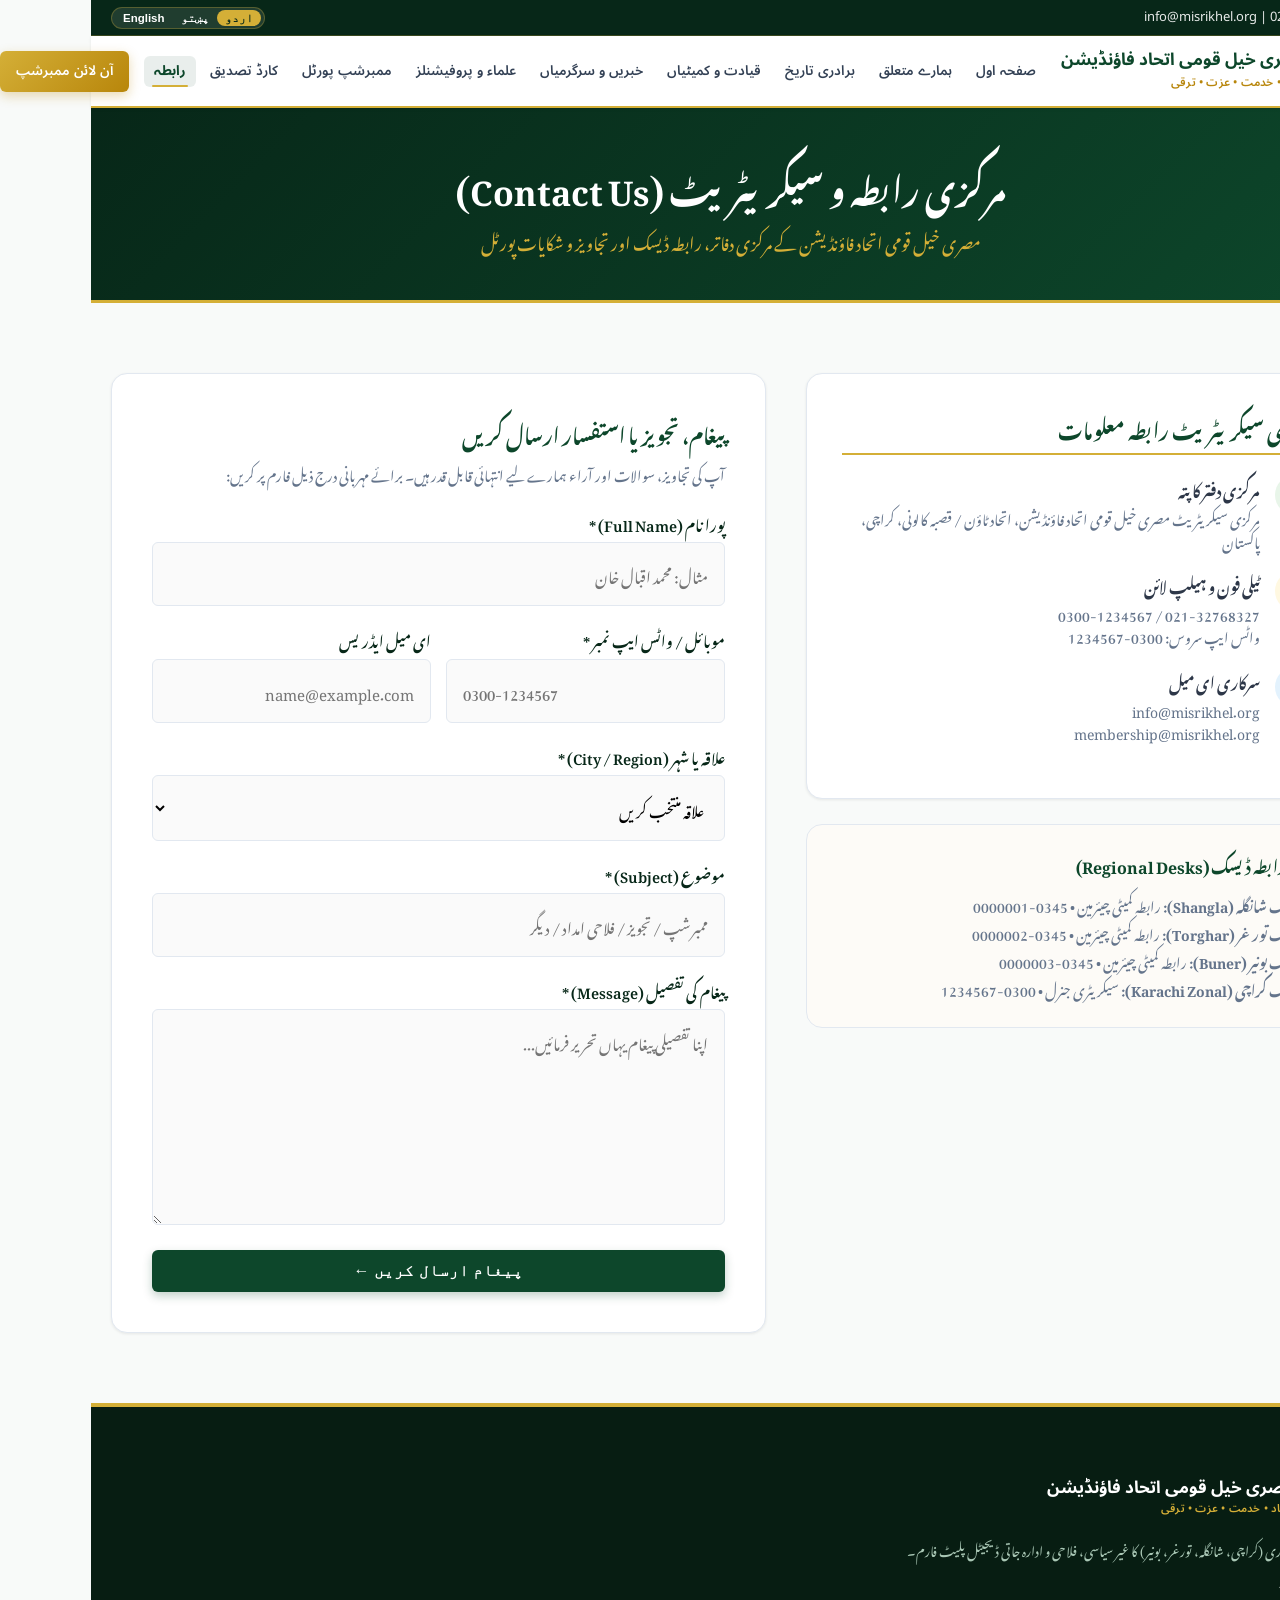
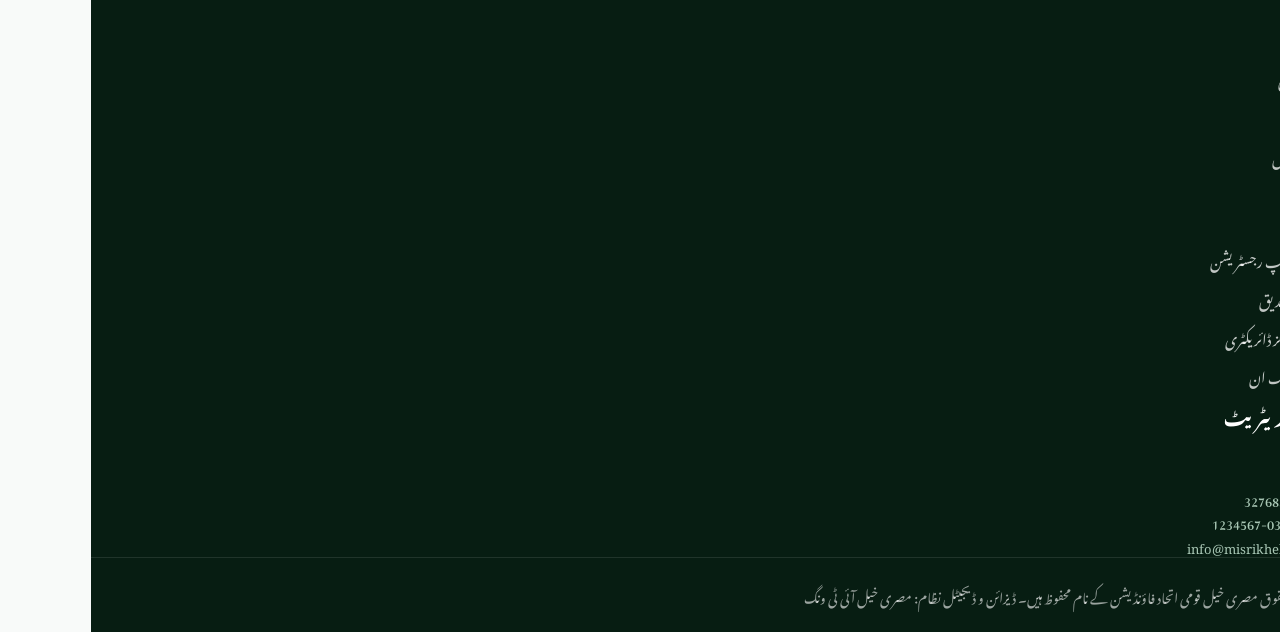
<file: contact.html>
<!DOCTYPE html>
<html lang="ur" dir="rtl">
<head>
    <meta charset="UTF-8">
    <meta name="viewport" content="width=device-width, initial-scale=1.0">
    <title>رابطہ و سیکریٹریٹ | مصری خیل قومی اتحاد فاؤنڈیشن</title>
    <link rel="icon" type="image/jpeg" href="images/logo.jpg">
    <link rel="stylesheet" href="style.css">
    <link rel="stylesheet" href="rtl.css">
</head>
<body class="lang-ur">
    <!-- Top Contact Bar -->
    <div class="top-bar">
        <div class="container top-bar-inner">
            <div class="top-bar-contact">
                <span>021-32768327 | info@misrikhel.org</span>
            </div>
            <div class="lang-selector">
                <button class="lang-btn active" data-lang="ur">اردو</button>
                <button class="lang-btn" data-lang="ps">پښتو</button>
                <button class="lang-btn" data-lang="en">English</button>
            </div>
        </div>
    </div>

    <!-- Header -->
    <header class="main-header">
        <div class="container header-inner">
            <div class="brand-wrapper">
                <a href="index.html"><img src="images/logo.jpg" alt="Logo" class="brand-logo"></a>
                <div class="brand-titles">
                    <span class="brand-name" data-i18n="org_name">مصری خیل قومی اتحاد فاؤنڈیشن</span>
                    <span class="brand-motto" data-i18n="motto">اتحاد • خدمت • عزت • ترقی</span>
                </div>
            </div>
            <nav>
                <ul class="nav-menu">
                    <li><a href="index.html" class="nav-link" data-i18n="nav_home">صفحہ اول</a></li>
                    <li><a href="about.html" class="nav-link" data-i18n="nav_about">ہمارے متعلق</a></li>
                    <li><a href="history.html" class="nav-link" data-i18n="nav_history">برادری تاریخ</a></li>
                    <li><a href="leadership.html" class="nav-link" data-i18n="nav_leadership">قیادت و کمیٹیاں</a></li>
                    <li><a href="news-events.html" class="nav-link" data-i18n="nav_news">خبریں و سرگرمیاں</a></li>
                    <li><a href="professionals.html" class="nav-link" data-i18n="nav_professionals">علماء و پروفیشنلز</a></li>
                    <li><a href="membership.html" class="nav-link" data-i18n="nav_membership">ممبرشپ پورٹل</a></li>
                    <li><a href="verify.html" class="nav-link" data-i18n="nav_verify">کارڈ تصدیق</a></li>
                    <li><a href="contact.html" class="nav-link active" data-i18n="nav_contact">رابطہ</a></li>
                </ul>
            </nav>
            <div class="header-actions">
                <a href="membership.html" class="btn btn-gold" data-i18n="btn_join">آن لائن ممبرشپ</a>
                <button class="mobile-toggle" aria-label="Toggle navigation">☰</button>
            </div>
        </div>
    </header>

    <!-- Page Banner -->
    <section class="page-banner">
        <div class="container">
            <h1 style="font-size: 34px; font-weight: 700; margin-bottom: 10px;">مرکزی رابطہ و سیکریٹریٹ (Contact Us)</h1>
            <p style="color: var(--secondary); font-size: 17px;">مصری خیل قومی اتحاد فاؤنڈیشن کے مرکزی دفاتر، رابطہ ڈیسک اور تجاویز و شکایات پورٹل</p>
        </div>
    </section>

    <!-- Main Content -->
    <section class="section-padding">
        <div class="container">
            <div class="contact-layout-grid">
                <!-- Left: Contact Details -->
                <div>
                    <div style="background: #fff; padding: 35px; border-radius: var(--radius-lg); border: 1px solid var(--border); box-shadow: var(--shadow-sm); margin-bottom: 25px;">
                        <h3 style="color: var(--primary); font-size: 20px; margin-bottom: 20px; border-bottom: 2px solid var(--secondary); padding-bottom: 8px;">
                            مرکزی سیکریٹریٹ رابطہ معلومات
                        </h3>

                        <div style="margin-bottom: 20px; display: flex; gap: 15px; align-items: flex-start;">
                            <div style="width: 40px; height: 40px; border-radius: 50%; background: #e8f5e9; display: flex; align-items: center; justify-content: center; color: var(--primary); flex-shrink: 0;">
                                <svg width="20" height="20" viewBox="0 0 24 24" fill="currentColor"><path d="M12 2C8.13 2 5 5.13 5 9c0 5.25 7 13 7 13s7-7.75 7-13c0-3.87-3.13-7-7-7zm0 9.5c-1.38 0-2.5-1.12-2.5-2.5s1.12-2.5 2.5-2.5 2.5 1.12 2.5 2.5-1.12 2.5-2.5 2.5z"/></svg>
                            </div>
                            <div>
                                <h4 style="font-size: 15px; color: var(--text-dark); margin-bottom: 4px;">مرکزی دفتر کا پتہ</h4>
                                <p style="font-size: 14px; color: var(--text-muted); line-height: 1.6;">مرکزی سیکریٹریٹ مصری خیل قومی اتحاد فاؤنڈیشن، اتحاد ٹاؤن / قصبہ کالونی، کراچی، پاکستان</p>
                            </div>
                        </div>

                        <div style="margin-bottom: 20px; display: flex; gap: 15px; align-items: flex-start;">
                            <div style="width: 40px; height: 40px; border-radius: 50%; background: #fff8e1; display: flex; align-items: center; justify-content: center; color: #b8860b; flex-shrink: 0;">
                                <svg width="20" height="20" viewBox="0 0 24 24" fill="currentColor"><path d="M6.62 10.79c1.44 2.83 3.76 5.14 6.59 6.59l2.2-2.2c.27-.27.67-.36 1.02-.24 1.12.37 2.33.57 3.57.57.55 0 1 .45 1 1V20c0 .55-.45 1-1 1-9.39 0-17-7.61-17-17 0-.55.45-1 1-1h3.5c.55 0 1 .45 1 1 0 1.25.2 2.45.57 3.57.11.35.03.74-.25 1.02l-2.2 2.2z"/></svg>
                            </div>
                            <div>
                                <h4 style="font-size: 15px; color: var(--text-dark); margin-bottom: 4px;">ٹیلی فون و ہیلپ لائن</h4>
                                <p style="font-size: 14px; color: var(--text-muted); line-height: 1.6;">021-32768327 / 0300-1234567<br>واٹس ایپ سروس: 0300-1234567</p>
                            </div>
                        </div>

                        <div style="margin-bottom: 20px; display: flex; gap: 15px; align-items: flex-start;">
                            <div style="width: 40px; height: 40px; border-radius: 50%; background: #e3f2fd; display: flex; align-items: center; justify-content: center; color: #1976d2; flex-shrink: 0;">
                                <svg width="20" height="20" viewBox="0 0 24 24" fill="currentColor"><path d="M20 4H4c-1.1 0-2 .9-2 2v12c0 1.1.9 2 2 2h16c1.1 0 2-.9 2-2V6c0-1.1-.9-2-2-2zm0 4l-8 5-8-5V6l8 5 8-5v2z"/></svg>
                            </div>
                            <div>
                                <h4 style="font-size: 15px; color: var(--text-dark); margin-bottom: 4px;">سرکاری ای میل</h4>
                                <p style="font-size: 14px; color: var(--text-muted); line-height: 1.6;">info@misrikhel.org<br>membership@misrikhel.org</p>
                            </div>
                        </div>
                    </div>

                    <!-- Regional Liaison Desks -->
                    <div style="background: #fdfbf7; padding: 25px; border-radius: var(--radius-lg); border: 1px solid var(--border);">
                        <h4 style="color: var(--primary); font-size: 16px; margin-bottom: 12px; font-weight: 700;">علاقائی رابطہ ڈیسک (Regional Desks)</h4>
                        <ul style="font-size: 14px; color: var(--text-muted); line-height: 2; padding-right: 20px;">
                            <li><b>ڈیسک شانگلہ (Shangla):</b> رابطہ کمیٹی چیئرمین • 0345-0000001</li>
                            <li><b>ڈیسک تورغر (Torghar):</b> رابطہ کمیٹی چیئرمین • 0345-0000002</li>
                            <li><b>ڈیسک بونیر (Buner):</b> رابطہ کمیٹی چیئرمین • 0345-0000003</li>
                            <li><b>ڈیسک کراچی (Karachi Zonal):</b> سیکریٹری جنرل • 0300-1234567</li>
                        </ul>
                    </div>
                </div>

                <!-- Right: Contact Form -->
                <div>
                    <div style="background: #fff; padding: 40px; border-radius: var(--radius-lg); border: 1px solid var(--border); box-shadow: var(--shadow-sm);">
                        <h3 style="color: var(--primary); font-size: 20px; margin-bottom: 10px;">پیغام، تجویز یا استفسار ارسال کریں</h3>
                        <p style="font-size: 14px; color: var(--text-muted); margin-bottom: 25px;">
                            آپ کی تجاویز، سوالات اور آراء ہمارے لیے انتہائی قابل قدر ہیں۔ برائے مہربانی درج ذیل فارم پر کریں:
                        </p>

                        <form id="contactForm" onsubmit="handleContactSubmit(event)">
                            <div class="form-group">
                                <label class="form-label">پورا نام (Full Name) *</label>
                                <input type="text" class="form-control" id="contactName" required placeholder="مثال: محمد اقبال خان">
                            </div>

                            <div class="form-row-2col">
                                <div class="form-group">
                                    <label class="form-label">موبائل / واٹس ایپ نمبر *</label>
                                    <input type="tel" class="form-control" id="contactPhone" required placeholder="0300-1234567">
                                </div>
                                <div class="form-group">
                                    <label class="form-label">ای میل ایڈریس</label>
                                    <input type="email" class="form-control" id="contactEmail" placeholder="name@example.com">
                                </div>
                            </div>

                            <div class="form-group">
                                <label class="form-label">علاقہ یا شہر (City / Region) *</label>
                                <select class="form-control" id="contactRegion" required>
                                    <option value="">علاقہ منتخب کریں</option>
                                    <option value="Karachi">کراچی (Karachi)</option>
                                    <option value="Shangla">شانگلہ (Shangla)</option>
                                    <option value="Torghar">تورغر (Torghar)</option>
                                    <option value="Buner">بونیر (Buner)</option>
                                    <option value="Other">دیگر علاقہ</option>
                                </select>
                            </div>

                            <div class="form-group">
                                <label class="form-label">موضوع (Subject) *</label>
                                <input type="text" class="form-control" id="contactSubject" required placeholder="ممبرشپ / تجویز / فلاحی امداد / دیگر">
                            </div>

                            <div class="form-group">
                                <label class="form-label">پیغام کی تفصیل (Message) *</label>
                                <textarea class="form-control" id="contactMsg" rows="5" required placeholder="اپنا تفصیلی پیغام یہاں تحریر فرمائیں..."></textarea>
                            </div>

                            <div id="contactAlert" style="display: none; padding: 12px; border-radius: var(--radius-sm); margin-bottom: 15px; font-size: 14px;"></div>

                            <button type="submit" class="btn btn-primary" style="width: 100%; padding: 12px; font-size: 16px;">
                                پیغام ارسال کریں &larr;
                            </button>
                        </form>
                    </div>
                </div>
            </div>
        </div>
    </section>

    <!-- Footer -->
    <footer class="main-footer">
        <div class="container footer-content">
            <div class="footer-col">
                <div class="brand-wrapper" style="margin-bottom: 16px;">
                    <img src="images/logo.jpg" alt="Logo" class="brand-logo" style="width: 44px; height: 44px;">
                    <div class="brand-titles">
                        <span class="brand-name" style="color: #fff; font-size: 17px;">مصری خیل قومی اتحاد فاؤنڈیشن</span>
                        <span class="brand-motto" style="color: var(--secondary); font-size: 11px;">اتحاد • خدمت • عزت • ترقی</span>
                    </div>
                </div>
                <p style="font-size: 13px; line-height: 1.8; color: #a9c7b5;">
                    مصری خیل برادری (کراچی، شانگلہ، تورغر، بونیر) کا غیر سیاسی، فلاحی و ادارہ جاتی ڈیجیٹل پلیٹ فارم۔
                </p>
            </div>
            <div class="footer-col">
                <h4 class="footer-title">اہم روابط</h4>
                <ul class="footer-links">
                    <li><a href="index.html">صفحہ اول</a></li>
                    <li><a href="about.html">ہمارے متعلق</a></li>
                    <li><a href="history.html">برادری تاریخ</a></li>
                    <li><a href="leadership.html">قیادت و کمیٹیاں</a></li>
                </ul>
            </div>
            <div class="footer-col">
                <h4 class="footer-title">خدمات</h4>
                <ul class="footer-links">
                    <li><a href="membership.html">آن لائن ممبرشپ رجسٹریشن</a></li>
                    <li><a href="verify.html">ڈیجیٹل کارڈ تصدیق</a></li>
                    <li><a href="professionals.html">علماء و پروفیشنلز ڈائریکٹری</a></li>
                    <li><a href="admin.html">سیکریٹریٹ لاگ ان</a></li>
                </ul>
            </div>
            <div class="footer-col">
                <h4 class="footer-title">مرکزی سیکریٹریٹ</h4>
                <p style="font-size: 13px; color: #a9c7b5; line-height: 1.8;">
                    کراچی، پاکستان<br>
                    فون: 021-32768327<br>
                    واٹس ایپ: 0300-1234567<br>
                    ای میل: info@misrikhel.org
                </p>
            </div>
        </div>
        <div class="footer-bottom">
            <div class="container footer-bottom-inner">
                <span>&copy; 2026 جملہ حقوق مصری خیل قومی اتحاد فاؤنڈیشن کے نام محفوظ ہیں۔</span>
                <span>ڈیزائن و ڈیجیٹل نظام: مصری خیل آئی ٹی ونگ</span>
            </div>
        </div>
    </footer>

    <script src="i18n.js"></script>
    <script src="api.js"></script>
    <script src="app.js"></script>
    <script>
        function handleContactSubmit(e) {
            e.preventDefault();
            const alertBox = document.getElementById('contactAlert');
            alertBox.style.display = 'block';
            alertBox.style.background = '#e8f5e9';
            alertBox.style.color = '#1b5e20';
            alertBox.style.border = '1px solid #c8e6c9';
            alertBox.innerHTML = '<strong>شکریہ!</strong> آپ کا پیغام مرکزی سیکریٹریٹ کو کامیابی کے ساتھ موصول ہو گیا ہے۔ ہمارا نمائندہ جلد آپ سے رابطہ کرے گا۔';
            document.getElementById('contactForm').reset();
        }
    </script>
</body>
</html>
</file>
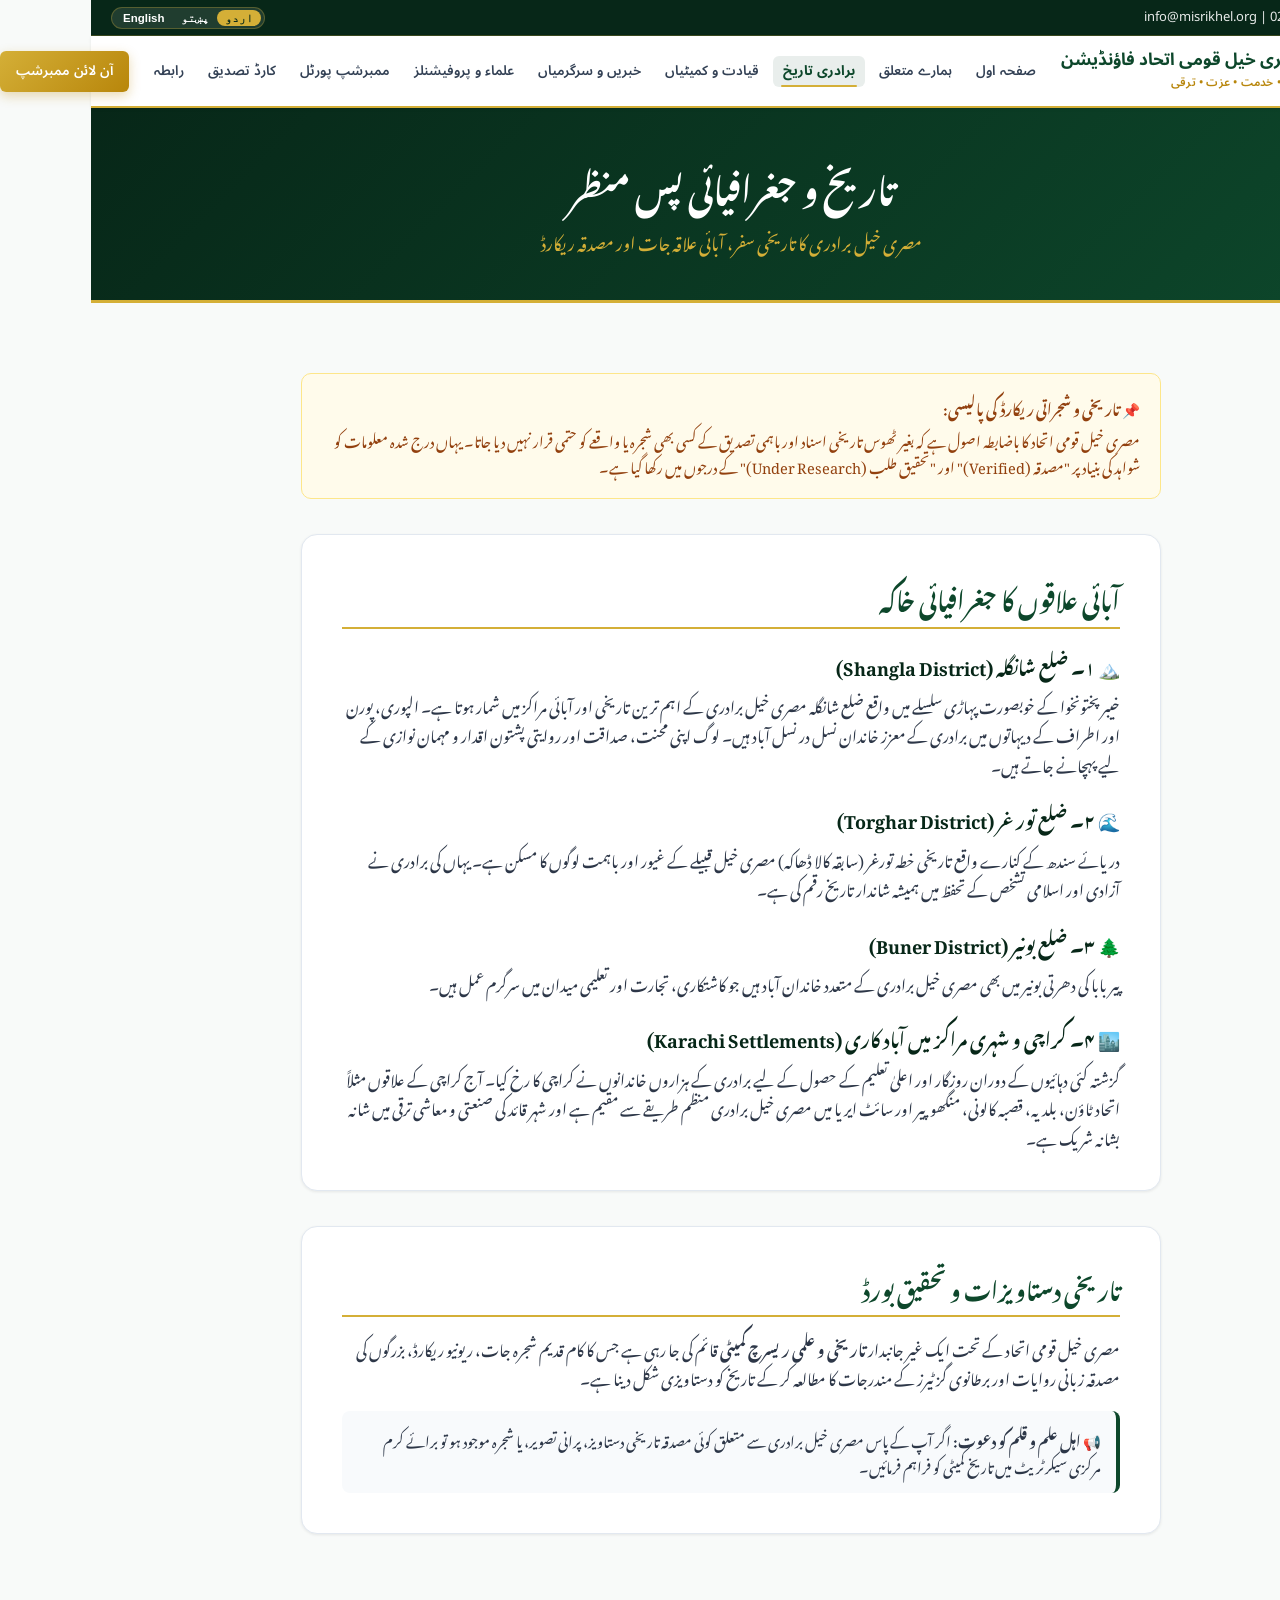
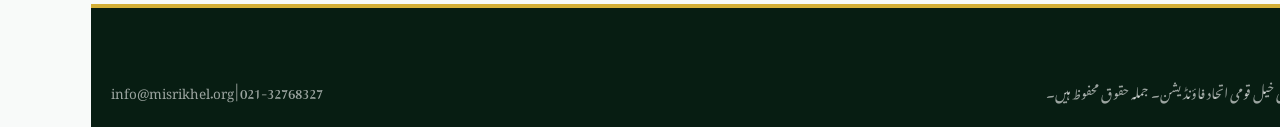
<file: history.html>
<!DOCTYPE html>
<html lang="ur" dir="rtl">
<head>
    <meta charset="UTF-8">
    <meta name="viewport" content="width=device-width, initial-scale=1.0">
    <title>برادری تاریخ و جغرافیہ | مصری خیل قومی اتحاد</title>
    <link rel="icon" type="image/jpeg" href="images/logo.jpg">
    <link rel="stylesheet" href="style.css">
    <link rel="stylesheet" href="rtl.css">
</head>
<body class="lang-ur">
    <!-- Top Bar -->
    <div class="top-bar">
        <div class="container top-bar-inner">
            <div class="top-bar-contact">
                <span>021-32768327 | info@misrikhel.org</span>
            </div>
            <div class="lang-selector">
                <button class="lang-btn active" data-lang="ur">اردو</button>
                <button class="lang-btn" data-lang="ps">پښتو</button>
                <button class="lang-btn" data-lang="en">English</button>
            </div>
        </div>
    </div>

    <!-- Header -->
    <header class="main-header">
        <div class="container header-inner">
            <div class="brand-wrapper">
                <a href="index.html"><img src="images/logo.jpg" alt="Logo" class="brand-logo"></a>
                <div class="brand-titles">
                    <span class="brand-name" data-i18n="org_name">مصری خیل قومی اتحاد فاؤنڈیشن</span>
                    <span class="brand-motto" data-i18n="motto">اتحاد • خدمت • عزت • ترقی</span>
                </div>
            </div>
            <nav>
                <ul class="nav-menu">
                    <li><a href="index.html" class="nav-link" data-i18n="nav_home">صفحہ اول</a></li>
                    <li><a href="about.html" class="nav-link" data-i18n="nav_about">ہمارے متعلق</a></li>
                    <li><a href="history.html" class="nav-link active" data-i18n="nav_history">برادری تاریخ</a></li>
                    <li><a href="leadership.html" class="nav-link" data-i18n="nav_leadership">قیادت و کمیٹیاں</a></li>
                    <li><a href="news-events.html" class="nav-link" data-i18n="nav_news">خبریں و سرگرمیاں</a></li>
                    <li><a href="professionals.html" class="nav-link" data-i18n="nav_professionals">علماء و پروفیشنلز</a></li>
                    <li><a href="membership.html" class="nav-link" data-i18n="nav_membership">ممبرشپ پورٹل</a></li>
                    <li><a href="verify.html" class="nav-link" data-i18n="nav_verify">کارڈ تصدیق</a></li>
                    <li><a href="contact.html" class="nav-link" data-i18n="nav_contact">رابطہ</a></li>
                </ul>
            </nav>
            <div class="header-actions">
                <a href="membership.html" class="btn btn-gold" data-i18n="btn_join">آن لائن ممبرشپ</a>
                <button class="mobile-toggle" aria-label="Toggle navigation">☰</button>
            </div>
        </div>
    </header>

    <!-- Page Banner -->
    <section class="page-banner">
        <div class="container">
            <h1 style="font-size: 34px; font-weight: 700; margin-bottom: 10px;">تاریخ و جغرافیائی پس منظر</h1>
            <p style="color: var(--secondary); font-size: 17px;">مصری خیل برادری کا تاریخی سفر، آبائی علاقہ جات اور مصدقہ ریکارڈ</p>
        </div>
    </section>

    <!-- Main Content -->
    <section class="section-padding">
        <div class="container" style="max-width: 900px;">
            <!-- Verification & Research Policy Notice -->
            <div style="background: #FFFBEB; border: 1px solid #FDE68A; border-radius: var(--radius-md); padding: 20px; margin-bottom: 35px; font-size: 14.5px; color: #92400E;">
                <div style="font-weight: 700; margin-bottom: 6px;">📌 تاریخی و شجراتی ریکارڈ کی پالیسی:</div>
                مصری خیل قومی اتحاد کا باضابطہ اصول ہے کہ بغیر ٹھوس تاریخی اسناد اور باہمی تصدیق کے کسی بھی شجرہ یا واقعے کو حتمی قرار نہیں دیا جاتا۔ یہاں درج شدہ معلومات کو شواہد کی بنیاد پر "مصدقہ (Verified)" اور "تحقیق طلب (Under Research)" کے درجوں میں رکھا گیا ہے۔
            </div>

            <!-- Geographic Regions -->
            <div style="background: #fff; padding: 40px; border-radius: var(--radius-lg); box-shadow: var(--shadow-sm); border: 1px solid var(--border); margin-bottom: 35px;">
                <h2 style="color: var(--primary); font-size: 24px; margin-bottom: 20px; border-bottom: 2px solid var(--secondary); padding-bottom: 8px;">
                    آبائی علاقوں کا جغرافیائی خاکہ
                </h2>
                
                <div style="margin-bottom: 25px;">
                    <h3 style="color: var(--primary-dark); font-size: 18px; margin-bottom: 8px;">
                        🏔️ ۱۔ ضلع شانگلہ (Shangla District)
                    </h3>
                    <p style="font-size: 15.5px; line-height: 1.9; color: var(--text-main);">
                        خیبر پختونخوا کے خوبصورت پہاڑی سلسلے میں واقع ضلع شانگلہ مصری خیل برادری کے اہم ترین تاریخی اور آبائی مراکز میں شمار ہوتا ہے۔ الپوری، پورن اور اطراف کے دیہاتوں میں برادری کے معزز خاندان نسل در نسل آباد ہیں۔ لوگ اپنی محنت، صداقت اور روایتی پشتون اقدار و مہمان نوازی کے لیے پہچانے جاتے ہیں۔
                    </p>
                </div>

                <div style="margin-bottom: 25px;">
                    <h3 style="color: var(--primary-dark); font-size: 18px; margin-bottom: 8px;">
                        🌊 ۲۔ ضلع تورغر (Torghar District)
                    </h3>
                    <p style="font-size: 15.5px; line-height: 1.9; color: var(--text-main);">
                        دریائے سندھ کے کنارے واقع تاریخی خطہ تورغر (سابقہ کالا ڈھاکہ) مصری خیل قبیلے کے غیور اور باہمت لوگوں کا مسکن ہے۔ یہاں کی برادری نے آزادی اور اسلامی تشخص کے تحفظ میں ہمیشہ شاندار تاریخ رقم کی ہے۔
                    </p>
                </div>

                <div style="margin-bottom: 25px;">
                    <h3 style="color: var(--primary-dark); font-size: 18px; margin-bottom: 8px;">
                        🌲 ۳۔ ضلع بونیر (Buner District)
                    </h3>
                    <p style="font-size: 15.5px; line-height: 1.9; color: var(--text-main);">
                        پیر بابا کی دھرتی بونیر میں بھی مصری خیل برادری کے متعدد خاندان آباد ہیں جو کاشتکاری، تجارت اور تعلیمی میدان میں سرگرم عمل ہیں۔
                    </p>
                </div>

                <div>
                    <h3 style="color: var(--primary-dark); font-size: 18px; margin-bottom: 8px;">
                        🏙️ ۴۔ کراچی و شہری مراکز میں آباد کاری (Karachi Settlements)
                    </h3>
                    <p style="font-size: 15.5px; line-height: 1.9; color: var(--text-main);">
                        گزشتہ کئی دہائیوں کے دوران روزگار اور اعلیٰ تعلیم کے حصول کے لیے برادری کے ہزاروں خاندانوں نے کراچی کا رخ کیا۔ آج کراچی کے علاقوں مثلاً اتحاد ٹاؤن، بلدیہ، قصبہ کالونی، منگھوپیر اور سائٹ ایریا میں مصری خیل برادری منظم طریقے سے مقیم ہے اور شہر قائد کی صنعتی و معاشی ترقی میں شانہ بشانہ شریک ہے۔
                    </p>
                </div>
            </div>

            <!-- Historical Research Board -->
            <div style="background: #fff; padding: 40px; border-radius: var(--radius-lg); box-shadow: var(--shadow-sm); border: 1px solid var(--border);">
                <h2 style="color: var(--primary); font-size: 22px; margin-bottom: 15px; border-bottom: 2px solid var(--secondary); padding-bottom: 8px;">
                    تاریخی دستاویزات و تحقیق بورڈ
                </h2>
                <p style="font-size: 15.5px; line-height: 1.9; color: var(--text-main); margin-bottom: 20px;">
                    مصری خیل قومی اتحاد کے تحت ایک غیر جانبدار <b>تاریخی و علمی ریسرچ کمیٹی</b> قائم کی جا رہی ہے جس کا کام قدیم شجرہ جات، ریونیو ریکارڈ، بزرگوں کی مصدقہ زبانی روایات اور برطانوی گزٹیرز کے مندرجات کا مطالعہ کر کے تاریخ کو دستاویزی شکل دینا ہے۔
                </p>
                <div style="padding: 15px; background: #F8FAFC; border-radius: 8px; border-right: 4px solid var(--primary); font-size: 14.5px;">
                    📢 <b>اہل علم و قلم کو دعوت:</b> اگر آپ کے پاس مصری خیل برادری سے متعلق کوئی مصدقہ تاریخی دستاویز، پرانی تصویر، یا شجرہ موجود ہو تو برائے کرم مرکزی سیکرٹریٹ میں تاریخ کمیٹی کو فراہم فرمائیں۔
                </div>
            </div>
        </div>
    </section>

    <!-- Footer -->
    <footer class="main-footer">
        <div class="container footer-bottom" style="border: none; padding-top: 0;">
            <span data-i18n="copyright">© 2026 مصری خیل قومی اتحاد فاؤنڈیشن۔ جملہ حقوق محفوظ ہیں۔</span>
            <span>021-32768327 | info@misrikhel.org</span>
        </div>
    </footer>

    <script src="i18n.js"></script>
    <script src="app.js"></script>
</body>
</html>
</file>
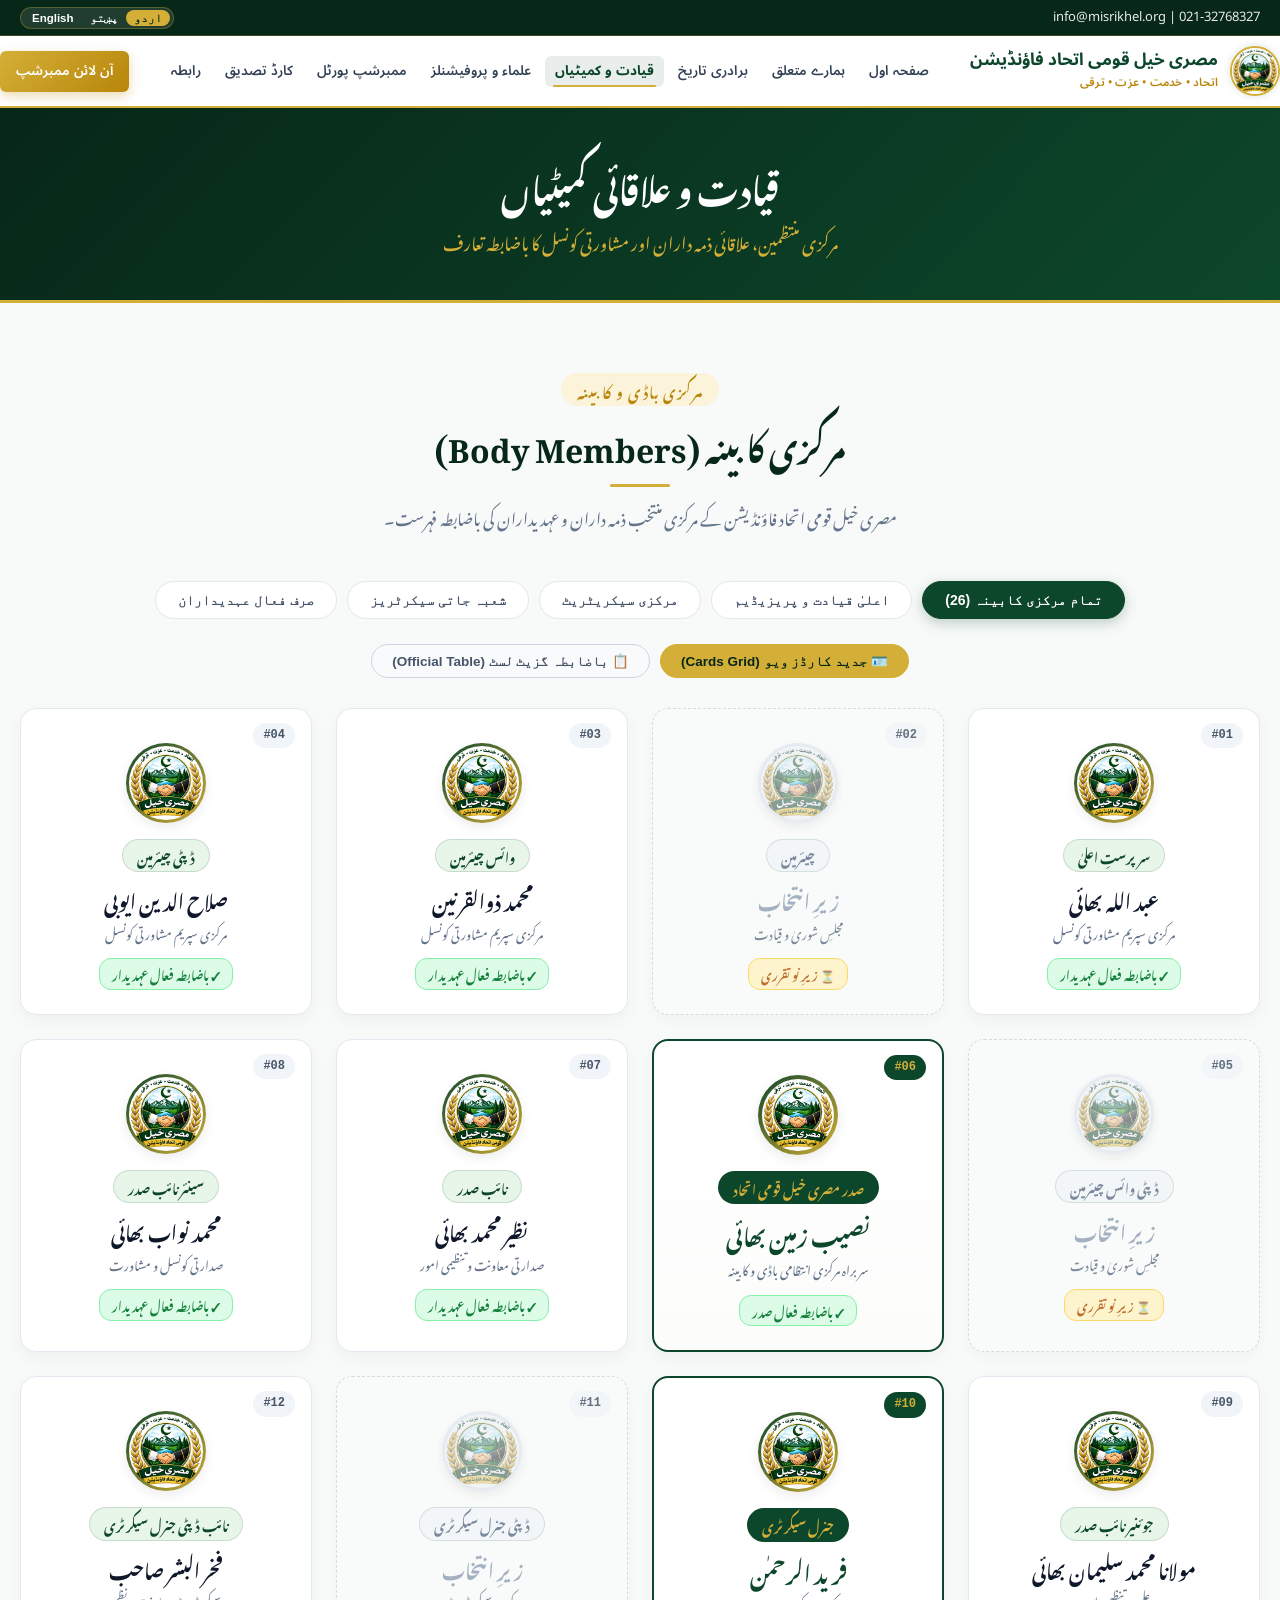
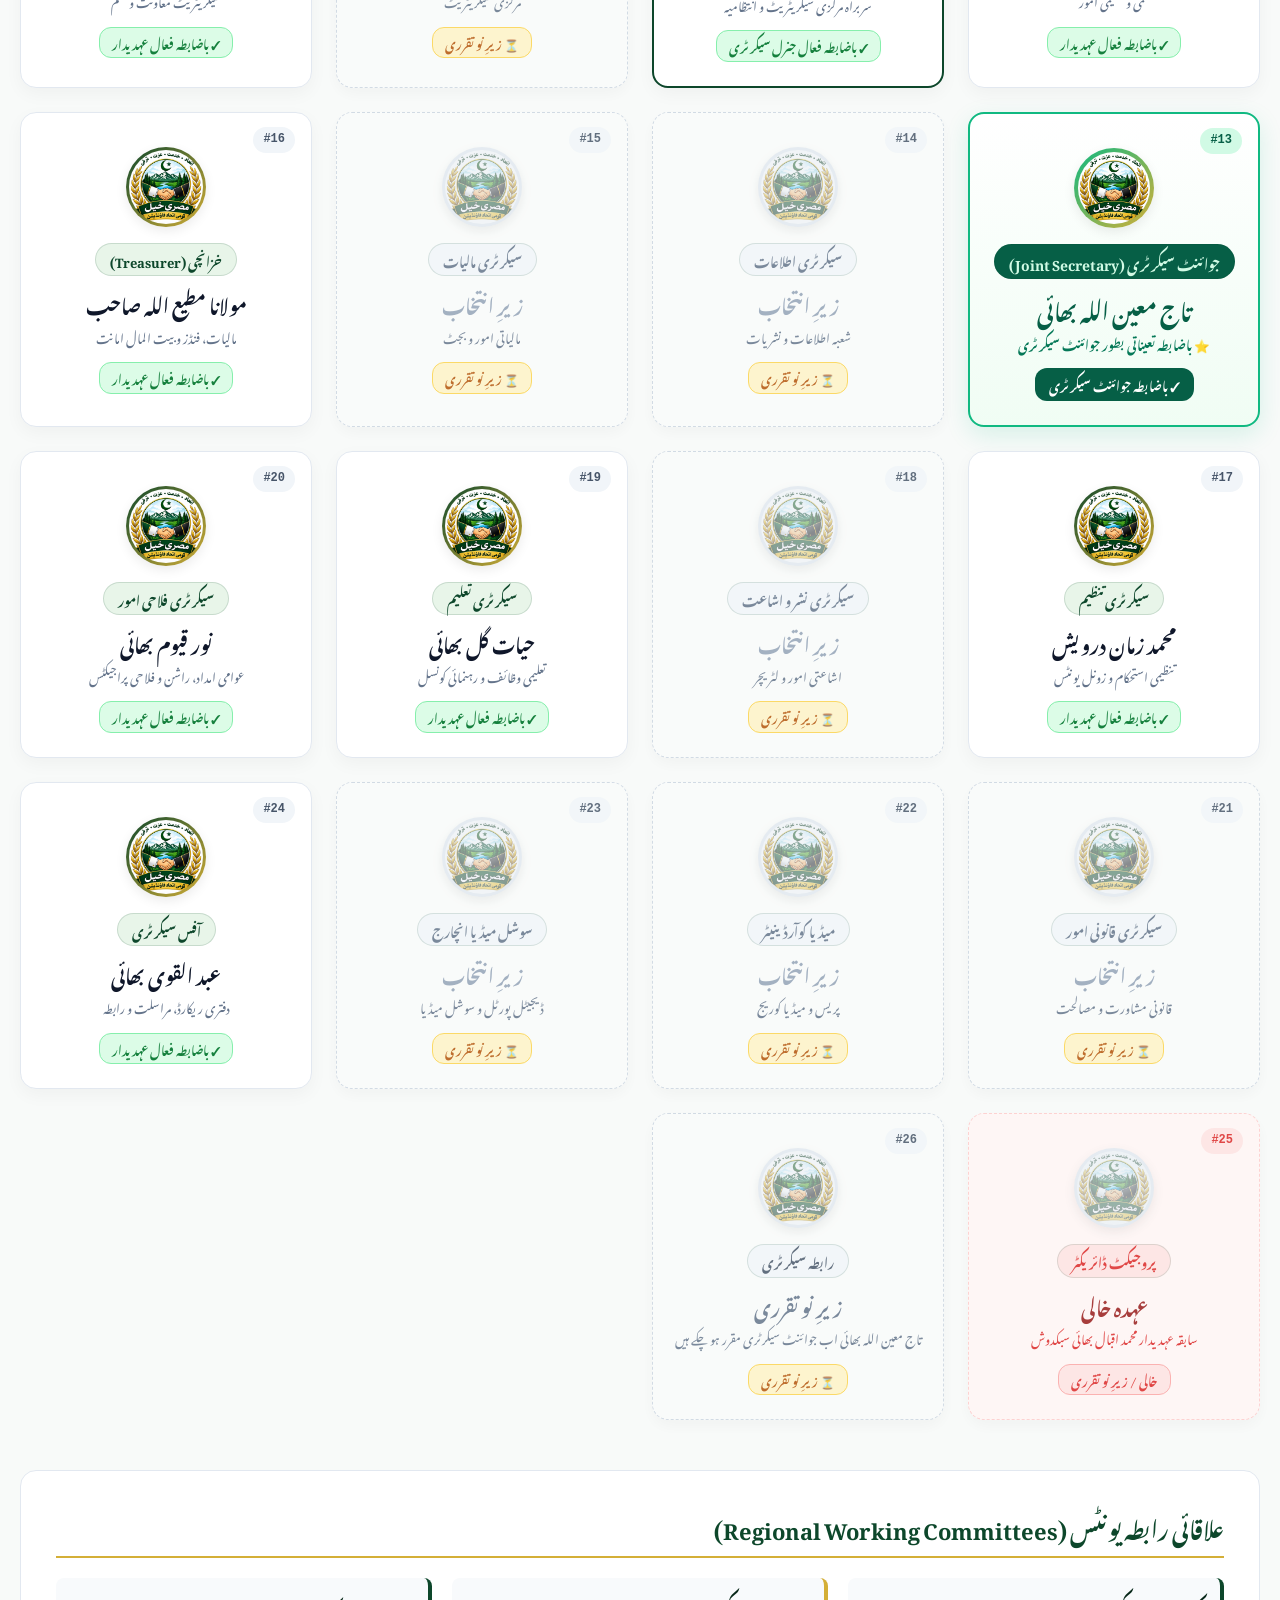
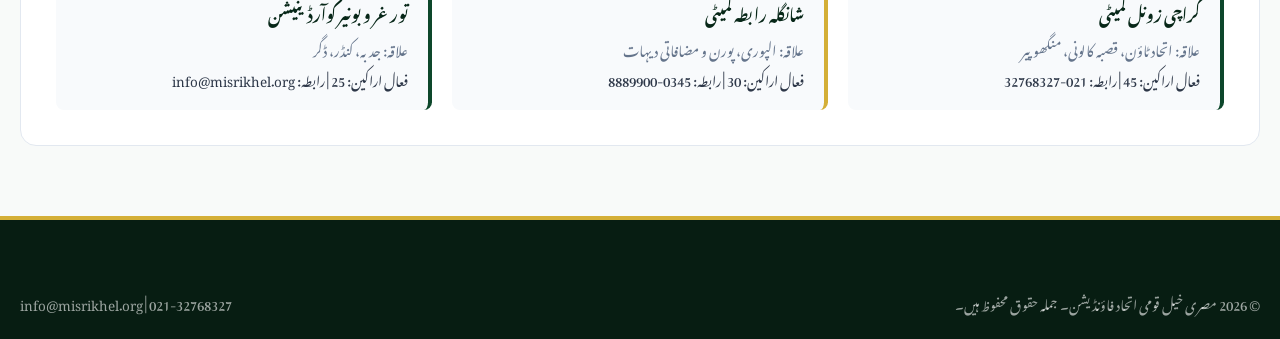
<file: leadership.html>
<!DOCTYPE html>
<html lang="ur" dir="rtl">
<head>
    <meta charset="UTF-8">
    <meta name="viewport" content="width=device-width, initial-scale=1.0">
    <title>قیادت و کمیٹیاں | مصری خیل قومی اتحاد فاؤنڈیشن</title>
    <link rel="icon" type="image/jpeg" href="images/logo.jpg">
    <link rel="stylesheet" href="style.css">
    <link rel="stylesheet" href="rtl.css">
</head>
<body class="lang-ur">
    <!-- Top Bar -->
    <div class="top-bar">
        <div class="container top-bar-inner">
            <div class="top-bar-contact">
                <span>021-32768327 | info@misrikhel.org</span>
            </div>
            <div class="lang-selector">
                <button class="lang-btn active" data-lang="ur">اردو</button>
                <button class="lang-btn" data-lang="ps">پښتو</button>
                <button class="lang-btn" data-lang="en">English</button>
            </div>
        </div>
    </div>

    <!-- Header -->
    <header class="main-header">
        <div class="container header-inner">
            <div class="brand-wrapper">
                <a href="index.html"><img src="images/logo.jpg" alt="Logo" class="brand-logo"></a>
                <div class="brand-titles">
                    <span class="brand-name" data-i18n="org_name">مصری خیل قومی اتحاد فاؤنڈیشن</span>
                    <span class="brand-motto" data-i18n="motto">اتحاد • خدمت • عزت • ترقی</span>
                </div>
            </div>
            <nav>
                <ul class="nav-menu">
                    <li><a href="index.html" class="nav-link" data-i18n="nav_home">صفحہ اول</a></li>
                    <li><a href="about.html" class="nav-link" data-i18n="nav_about">ہمارے متعلق</a></li>
                    <li><a href="history.html" class="nav-link" data-i18n="nav_history">برادری تاریخ</a></li>
                    <li><a href="leadership.html" class="nav-link active" data-i18n="nav_leadership">قیادت و کمیٹیاں</a></li>
                    <li><a href="professionals.html" class="nav-link" data-i18n="nav_professionals">علماء و پروفیشنلز</a></li>
                    <li><a href="membership.html" class="nav-link" data-i18n="nav_membership">ممبرشپ پورٹل</a></li>
                    <li><a href="verify.html" class="nav-link" data-i18n="nav_verify">کارڈ تصدیق</a></li>
                    <li><a href="contact.html" class="nav-link" data-i18n="nav_contact">رابطہ</a></li>
                </ul>
            </nav>
            <div class="header-actions">
                <a href="membership.html" class="btn btn-gold" data-i18n="btn_join">آن لائن ممبرشپ</a>
                <button class="mobile-toggle" aria-label="Toggle navigation">☰</button>
            </div>
        </div>
    </header>

    <!-- Page Banner -->
    <section class="page-banner">
        <div class="container">
            <h1 style="font-size: 34px; font-weight: 700; margin-bottom: 10px;">قیادت و علاقائی کمیٹیاں</h1>
            <p style="color: var(--secondary); font-size: 17px;">مرکزی منتظمین، علاقائی ذمہ داران اور مشاورتی کونسل کا باضابطہ تعارف</p>
        </div>
    </section>

    <!-- Committees Grid -->
    <section class="section-padding">
        <div class="container">
            <div class="section-header">
                <span class="section-tag">مرکزی باڈی و کابینہ</span>
                <h2 class="section-title">مرکزی کابینہ (Body Members)</h2>
                <p class="section-subtitle">مصری خیل قومی اتحاد فاؤنڈیشن کے مرکزی منتخب ذمہ داران و عہدیداران کی باضابطہ فہرست۔</p>
            </div>

            <!-- Filter Tabs & View Toggle -->
            <div class="cabinet-filter-bar">
                <button class="cabinet-filter-btn active" onclick="filterCabinet('ALL', this)">تمام مرکزی کابینہ (26)</button>
                <button class="cabinet-filter-btn" onclick="filterCabinet('PRESIDIUM', this)">اعلیٰ قیادت و پریزیڈیم</button>
                <button class="cabinet-filter-btn" onclick="filterCabinet('SECRETARIAT', this)">مرکزی سیکریٹریٹ</button>
                <button class="cabinet-filter-btn" onclick="filterCabinet('DEPARTMENTAL', this)">شعبہ جاتی سیکرٹریز</button>
                <button class="cabinet-filter-btn" onclick="filterCabinet('ACTIVE', this)">صرف فعال عہدیداران</button>
            </div>

            <div class="cabinet-view-toggle">
                <button class="view-toggle-btn active" id="btnViewCards" onclick="setCabinetView('cards')">
                    🪪 جدید کارڈز ویو (Cards Grid)
                </button>
                <button class="view-toggle-btn" id="btnViewTable" onclick="setCabinetView('table')">
                    📋 باضابطہ گزیٹ لسٹ (Official Table)
                </button>
            </div>

            <!-- VIEW 1: MODERN CABINET CARDS GRID -->
            <div id="cabinetCardsContainer" class="cabinet-grid">

                <!-- 1. Chief Patron -->
                <div class="cabinet-card" data-cat="PRESIDIUM ACTIVE">
                    <span class="cabinet-card-number">#01</span>
                    <div class="cabinet-avatar-wrap">
                        <img src="images/logo.jpg" alt="Logo" class="cabinet-avatar-img">
                    </div>
                    
                    <div class="cabinet-card-content">
                        <span class="cabinet-role-tag">سرپرستِ اعلیٰ</span>
                    <h3 class="cabinet-name">عبد اللہ بھائی</h3>
                    <div class="cabinet-subtext">مرکزی سپریم مشاورتی کونسل</div>
                    <div><span class="cabinet-status-pill active-pill">✓ باضابطہ فعال عہدیدار</span></div>
                    </div>
                </div>

                <!-- 2. Chairman -->
                <div class="cabinet-card is-vacant" data-cat="PRESIDIUM">
                    <span class="cabinet-card-number">#02</span>
                    <div class="cabinet-avatar-wrap" style="background: #E2E8F0;">
                        <img src="images/logo.jpg" alt="Logo" class="cabinet-avatar-img" style="opacity: 0.5;">
                    </div>
                    
                    <div class="cabinet-card-content">
                        <span class="cabinet-role-tag" style="background: #F1F5F9; color: #64748B;">چیئرمین</span>
                    <h3 class="cabinet-name" style="color: #94A3B8;">زیرِ انتخاب</h3>
                    <div class="cabinet-subtext">مجلسِ شوریٰ و قیادت</div>
                    <div><span class="cabinet-status-pill vacant-pill">⏳ زیرِ نو تقرری</span></div>
                    </div>
                </div>

                <!-- 3. Vice Chairman -->
                <div class="cabinet-card" data-cat="PRESIDIUM ACTIVE">
                    <span class="cabinet-card-number">#03</span>
                    <div class="cabinet-avatar-wrap">
                        <img src="images/logo.jpg" alt="Logo" class="cabinet-avatar-img">
                    </div>
                    
                    <div class="cabinet-card-content">
                        <span class="cabinet-role-tag">وائس چیئرمین</span>
                    <h3 class="cabinet-name">محمد ذوالقرنین</h3>
                    <div class="cabinet-subtext">مرکزی سپریم مشاورتی کونسل</div>
                    <div><span class="cabinet-status-pill active-pill">✓ باضابطہ فعال عہدیدار</span></div>
                    </div>
                </div>

                <!-- 4. Deputy Chairman -->
                <div class="cabinet-card" data-cat="PRESIDIUM ACTIVE">
                    <span class="cabinet-card-number">#04</span>
                    <div class="cabinet-avatar-wrap">
                        <img src="images/logo.jpg" alt="Logo" class="cabinet-avatar-img">
                    </div>
                    
                    <div class="cabinet-card-content">
                        <span class="cabinet-role-tag">ڈپٹی چیئرمین</span>
                    <h3 class="cabinet-name">صلاح الدین ایوبی</h3>
                    <div class="cabinet-subtext">مرکزی سپریم مشاورتی کونسل</div>
                    <div><span class="cabinet-status-pill active-pill">✓ باضابطہ فعال عہدیدار</span></div>
                    </div>
                </div>

                <!-- 5. Deputy Vice Chairman -->
                <div class="cabinet-card is-vacant" data-cat="PRESIDIUM">
                    <span class="cabinet-card-number">#05</span>
                    <div class="cabinet-avatar-wrap" style="background: #E2E8F0;">
                        <img src="images/logo.jpg" alt="Logo" class="cabinet-avatar-img" style="opacity: 0.5;">
                    </div>
                    
                    <div class="cabinet-card-content">
                        <span class="cabinet-role-tag" style="background: #F1F5F9; color: #64748B;">ڈپٹی وائس چیئرمین</span>
                    <h3 class="cabinet-name" style="color: #94A3B8;">زیرِ انتخاب</h3>
                    <div class="cabinet-subtext">مجلسِ شوریٰ و قیادت</div>
                    <div><span class="cabinet-status-pill vacant-pill">⏳ زیرِ نو تقرری</span></div>
                    </div>
                </div>

                <!-- 6. President -->
                <div class="cabinet-card" style="border: 2px solid #0D472B; background: linear-gradient(180deg, #FFFFFF 0%, #FCFDFB 100%);" data-cat="PRESIDIUM ACTIVE">
                    <span class="cabinet-card-number" style="background: #0D472B; color: #D4AF37;">#06</span>
                    <div class="cabinet-avatar-wrap" style="background: linear-gradient(135deg, #0D472B, #D4AF37); padding: 4px;">
                        <img src="images/logo.jpg" alt="Logo" class="cabinet-avatar-img">
                    </div>
                    
                    <div class="cabinet-card-content">
                        <span class="cabinet-role-tag" style="background: #0D472B; color: #D4AF37;">صدر مصری خیل قومی اتحاد</span>
                    <h3 class="cabinet-name" style="color: #0D472B; font-size: 22px;">نصیب زمین بھائی</h3>
                    <div class="cabinet-subtext">سربراہ مرکزی انتظامی باڈی و کابینہ</div>
                    <div><span class="cabinet-status-pill active-pill">✓ باضابطہ فعال صدر</span></div>
                    </div>
                </div>

                <!-- 7. Vice President -->
                <div class="cabinet-card" data-cat="PRESIDIUM ACTIVE">
                    <span class="cabinet-card-number">#07</span>
                    <div class="cabinet-avatar-wrap">
                        <img src="images/logo.jpg" alt="Logo" class="cabinet-avatar-img">
                    </div>
                    
                    <div class="cabinet-card-content">
                        <span class="cabinet-role-tag">نائب صدر</span>
                    <h3 class="cabinet-name">نظیر محمد بھائی</h3>
                    <div class="cabinet-subtext">صدارتی معاونت و تنظیمی امور</div>
                    <div><span class="cabinet-status-pill active-pill">✓ باضابطہ فعال عہدیدار</span></div>
                    </div>
                </div>

                <!-- 8. Senior Vice President -->
                <div class="cabinet-card" data-cat="PRESIDIUM ACTIVE">
                    <span class="cabinet-card-number">#08</span>
                    <div class="cabinet-avatar-wrap">
                        <img src="images/logo.jpg" alt="Logo" class="cabinet-avatar-img">
                    </div>
                    
                    <div class="cabinet-card-content">
                        <span class="cabinet-role-tag">سینئر نائب صدر</span>
                    <h3 class="cabinet-name">محمد نواب بھائی</h3>
                    <div class="cabinet-subtext">صدارتی کونسل و مشاورت</div>
                    <div><span class="cabinet-status-pill active-pill">✓ باضابطہ فعال عہدیدار</span></div>
                    </div>
                </div>

                <!-- 9. Junior Vice President -->
                <div class="cabinet-card" data-cat="PRESIDIUM ACTIVE">
                    <span class="cabinet-card-number">#09</span>
                    <div class="cabinet-avatar-wrap">
                        <img src="images/logo.jpg" alt="Logo" class="cabinet-avatar-img">
                    </div>
                    
                    <div class="cabinet-card-content">
                        <span class="cabinet-role-tag">جوئنیر نائب صدر</span>
                    <h3 class="cabinet-name">مولانا محمد سلیمان بھائی</h3>
                    <div class="cabinet-subtext">علمی و تنظیمی امور</div>
                    <div><span class="cabinet-status-pill active-pill">✓ باضابطہ فعال عہدیدار</span></div>
                    </div>
                </div>

                <!-- 10. General Secretary -->
                <div class="cabinet-card" style="border: 2px solid #0D472B;" data-cat="SECRETARIAT ACTIVE">
                    <span class="cabinet-card-number" style="background: #0D472B; color: #D4AF37;">#10</span>
                    <div class="cabinet-avatar-wrap">
                        <img src="images/logo.jpg" alt="Logo" class="cabinet-avatar-img">
                    </div>
                    
                    <div class="cabinet-card-content">
                        <span class="cabinet-role-tag" style="background: #0D472B; color: #D4AF37;">جنرل سیکرٹری</span>
                    <h3 class="cabinet-name" style="color: #0D472B; font-size: 21px;">فرید الرحمٰن</h3>
                    <div class="cabinet-subtext">سربراہ مرکزی سیکریٹریٹ و انتظامیہ</div>
                    <div><span class="cabinet-status-pill active-pill">✓ باضابطہ فعال جنرل سیکرٹری</span></div>
                    </div>
                </div>

                <!-- 11. Deputy General Secretary -->
                <div class="cabinet-card is-vacant" data-cat="SECRETARIAT">
                    <span class="cabinet-card-number">#11</span>
                    <div class="cabinet-avatar-wrap" style="background: #E2E8F0;">
                        <img src="images/logo.jpg" alt="Logo" class="cabinet-avatar-img" style="opacity: 0.5;">
                    </div>
                    
                    <div class="cabinet-card-content">
                        <span class="cabinet-role-tag" style="background: #F1F5F9; color: #64748B;">ڈپٹی جنرل سیکرٹری</span>
                    <h3 class="cabinet-name" style="color: #94A3B8;">زیرِ انتخاب</h3>
                    <div class="cabinet-subtext">مرکزی سیکریٹریٹ</div>
                    <div><span class="cabinet-status-pill vacant-pill">⏳ زیرِ نو تقرری</span></div>
                    </div>
                </div>

                <!-- 12. Naib Deputy General Secretary -->
                <div class="cabinet-card" data-cat="SECRETARIAT ACTIVE">
                    <span class="cabinet-card-number">#12</span>
                    <div class="cabinet-avatar-wrap">
                        <img src="images/logo.jpg" alt="Logo" class="cabinet-avatar-img">
                    </div>
                    
                    <div class="cabinet-card-content">
                        <span class="cabinet-role-tag">نائب ڈپٹی جنرل سیکرٹری</span>
                    <h3 class="cabinet-name">فخر البشر صاحب</h3>
                    <div class="cabinet-subtext">سیکریٹریٹ معاونت و نظم</div>
                    <div><span class="cabinet-status-pill active-pill">✓ باضابطہ فعال عہدیدار</span></div>
                    </div>
                </div>

                <!-- 13. Joint Secretary (TAJ MOEENULLAH BHAI - SPECIAL HIGHLIGHT) -->
                <div class="cabinet-card highlight-joint-sec" data-cat="SECRETARIAT ACTIVE">
                    <span class="cabinet-card-number">#13</span>
                    <div class="cabinet-avatar-wrap" style="background: linear-gradient(135deg, #10B981, #D4AF37); padding: 4px;">
                        <img src="images/logo.jpg" alt="Logo" class="cabinet-avatar-img">
                    </div>
                    
                    <div class="cabinet-card-content">
                        <span class="cabinet-role-tag" style="background: #065F46; color: #D1FAE5; font-size: 14px;">
                        جوائنٹ سیکرٹری (Joint Secretary)
                    </span>
                    <h3 class="cabinet-name" style="color: #065F46; font-size: 22px;">تاج معین اللہ بھائی</h3>
                    <div class="cabinet-subtext" style="color: #047857; font-weight: 700;">
                        ⭐ باضابطہ تعیناتی بطور جوائنٹ سیکرٹری
                    </div>
                    <div>
                        <span class="cabinet-status-pill active-pill" style="background: #065F46; color: #fff; border: none; font-size: 12.5px; padding: 5px 14px;">
                            ✓ باضابطہ جوائنٹ سیکرٹری
                        </span>
                    </div>
                    </div>
                </div>

                <!-- 14. Secretary Information -->
                <div class="cabinet-card is-vacant" data-cat="DEPARTMENTAL">
                    <span class="cabinet-card-number">#14</span>
                    <div class="cabinet-avatar-wrap" style="background: #E2E8F0;">
                        <img src="images/logo.jpg" alt="Logo" class="cabinet-avatar-img" style="opacity: 0.5;">
                    </div>
                    
                    <div class="cabinet-card-content">
                        <span class="cabinet-role-tag" style="background: #F1F5F9; color: #64748B;">سیکرٹری اطلاعات</span>
                    <h3 class="cabinet-name" style="color: #94A3B8;">زیرِ انتخاب</h3>
                    <div class="cabinet-subtext">شعبہ اطلاعات و نشریات</div>
                    <div><span class="cabinet-status-pill vacant-pill">⏳ زیرِ نو تقرری</span></div>
                    </div>
                </div>

                <!-- 15. Secretary Finance -->
                <div class="cabinet-card is-vacant" data-cat="DEPARTMENTAL">
                    <span class="cabinet-card-number">#15</span>
                    <div class="cabinet-avatar-wrap" style="background: #E2E8F0;">
                        <img src="images/logo.jpg" alt="Logo" class="cabinet-avatar-img" style="opacity: 0.5;">
                    </div>
                    
                    <div class="cabinet-card-content">
                        <span class="cabinet-role-tag" style="background: #F1F5F9; color: #64748B;">سیکرٹری مالیات</span>
                    <h3 class="cabinet-name" style="color: #94A3B8;">زیرِ انتخاب</h3>
                    <div class="cabinet-subtext">مالیاتی امور و بجٹ</div>
                    <div><span class="cabinet-status-pill vacant-pill">⏳ زیرِ نو تقرری</span></div>
                    </div>
                </div>

                <!-- 16. Treasurer -->
                <div class="cabinet-card" data-cat="SECRETARIAT ACTIVE">
                    <span class="cabinet-card-number">#16</span>
                    <div class="cabinet-avatar-wrap">
                        <img src="images/logo.jpg" alt="Logo" class="cabinet-avatar-img">
                    </div>
                    
                    <div class="cabinet-card-content">
                        <span class="cabinet-role-tag">خزانچی (Treasurer)</span>
                    <h3 class="cabinet-name">مولانا مطیع اللہ صاحب</h3>
                    <div class="cabinet-subtext">مالیات، فنڈز و بیت المال امانت</div>
                    <div><span class="cabinet-status-pill active-pill">✓ باضابطہ فعال عہدیدار</span></div>
                    </div>
                </div>

                <!-- 17. Organizing Secretary -->
                <div class="cabinet-card" data-cat="SECRETARIAT ACTIVE">
                    <span class="cabinet-card-number">#17</span>
                    <div class="cabinet-avatar-wrap">
                        <img src="images/logo.jpg" alt="Logo" class="cabinet-avatar-img">
                    </div>
                    
                    <div class="cabinet-card-content">
                        <span class="cabinet-role-tag">سیکرٹری تنظیم</span>
                    <h3 class="cabinet-name">محمد زمان درویش</h3>
                    <div class="cabinet-subtext">تنظیمی استحکام و زونل یونٹس</div>
                    <div><span class="cabinet-status-pill active-pill">✓ باضابطہ فعال عہدیدار</span></div>
                    </div>
                </div>

                <!-- 18. Secretary Publications -->
                <div class="cabinet-card is-vacant" data-cat="DEPARTMENTAL">
                    <span class="cabinet-card-number">#18</span>
                    <div class="cabinet-avatar-wrap" style="background: #E2E8F0;">
                        <img src="images/logo.jpg" alt="Logo" class="cabinet-avatar-img" style="opacity: 0.5;">
                    </div>
                    
                    <div class="cabinet-card-content">
                        <span class="cabinet-role-tag" style="background: #F1F5F9; color: #64748B;">سیکرٹری نشر و اشاعت</span>
                    <h3 class="cabinet-name" style="color: #94A3B8;">زیرِ انتخاب</h3>
                    <div class="cabinet-subtext">اشاعتی امور و لٹریچر</div>
                    <div><span class="cabinet-status-pill vacant-pill">⏳ زیرِ نو تقرری</span></div>
                    </div>
                </div>

                <!-- 19. Education Secretary -->
                <div class="cabinet-card" data-cat="DEPARTMENTAL ACTIVE">
                    <span class="cabinet-card-number">#19</span>
                    <div class="cabinet-avatar-wrap">
                        <img src="images/logo.jpg" alt="Logo" class="cabinet-avatar-img">
                    </div>
                    
                    <div class="cabinet-card-content">
                        <span class="cabinet-role-tag">سیکرٹری تعلیم</span>
                    <h3 class="cabinet-name">حیات گل بھائی</h3>
                    <div class="cabinet-subtext">تعلیمی وظائف و رہنمائی کونسل</div>
                    <div><span class="cabinet-status-pill active-pill">✓ باضابطہ فعال عہدیدار</span></div>
                    </div>
                </div>

                <!-- 20. Welfare Secretary -->
                <div class="cabinet-card" data-cat="DEPARTMENTAL ACTIVE">
                    <span class="cabinet-card-number">#20</span>
                    <div class="cabinet-avatar-wrap">
                        <img src="images/logo.jpg" alt="Logo" class="cabinet-avatar-img">
                    </div>
                    
                    <div class="cabinet-card-content">
                        <span class="cabinet-role-tag">سیکرٹری فلاحی امور</span>
                    <h3 class="cabinet-name">نور قیوم بھائی</h3>
                    <div class="cabinet-subtext">عوامی امداد، راشن و فلاحی پراجیکٹس</div>
                    <div><span class="cabinet-status-pill active-pill">✓ باضابطہ فعال عہدیدار</span></div>
                    </div>
                </div>

                <!-- 21. Legal Affairs -->
                <div class="cabinet-card is-vacant" data-cat="DEPARTMENTAL">
                    <span class="cabinet-card-number">#21</span>
                    <div class="cabinet-avatar-wrap" style="background: #E2E8F0;">
                        <img src="images/logo.jpg" alt="Logo" class="cabinet-avatar-img" style="opacity: 0.5;">
                    </div>
                    
                    <div class="cabinet-card-content">
                        <span class="cabinet-role-tag" style="background: #F1F5F9; color: #64748B;">سیکرٹری قانونی امور</span>
                    <h3 class="cabinet-name" style="color: #94A3B8;">زیرِ انتخاب</h3>
                    <div class="cabinet-subtext">قانونی مشاورت و مصالحت</div>
                    <div><span class="cabinet-status-pill vacant-pill">⏳ زیرِ نو تقرری</span></div>
                    </div>
                </div>

                <!-- 22. Media Coordinator -->
                <div class="cabinet-card is-vacant" data-cat="DEPARTMENTAL">
                    <span class="cabinet-card-number">#22</span>
                    <div class="cabinet-avatar-wrap" style="background: #E2E8F0;">
                        <img src="images/logo.jpg" alt="Logo" class="cabinet-avatar-img" style="opacity: 0.5;">
                    </div>
                    
                    <div class="cabinet-card-content">
                        <span class="cabinet-role-tag" style="background: #F1F5F9; color: #64748B;">میڈیا کوآرڈینیٹر</span>
                    <h3 class="cabinet-name" style="color: #94A3B8;">زیرِ انتخاب</h3>
                    <div class="cabinet-subtext">پریس و میڈیا کوریج</div>
                    <div><span class="cabinet-status-pill vacant-pill">⏳ زیرِ نو تقرری</span></div>
                    </div>
                </div>

                <!-- 23. Social Media Incharge -->
                <div class="cabinet-card is-vacant" data-cat="DEPARTMENTAL">
                    <span class="cabinet-card-number">#23</span>
                    <div class="cabinet-avatar-wrap" style="background: #E2E8F0;">
                        <img src="images/logo.jpg" alt="Logo" class="cabinet-avatar-img" style="opacity: 0.5;">
                    </div>
                    
                    <div class="cabinet-card-content">
                        <span class="cabinet-role-tag" style="background: #F1F5F9; color: #64748B;">سوشل میڈیا انچارج</span>
                    <h3 class="cabinet-name" style="color: #94A3B8;">زیرِ انتخاب</h3>
                    <div class="cabinet-subtext">ڈیجیٹل پورٹل و سوشل میڈیا</div>
                    <div><span class="cabinet-status-pill vacant-pill">⏳ زیرِ نو تقرری</span></div>
                    </div>
                </div>

                <!-- 24. Office Secretary -->
                <div class="cabinet-card" data-cat="SECRETARIAT ACTIVE">
                    <span class="cabinet-card-number">#24</span>
                    <div class="cabinet-avatar-wrap">
                        <img src="images/logo.jpg" alt="Logo" class="cabinet-avatar-img">
                    </div>
                    
                    <div class="cabinet-card-content">
                        <span class="cabinet-role-tag">آفس سیکرٹری</span>
                    <h3 class="cabinet-name">عبد القوی بھائی</h3>
                    <div class="cabinet-subtext">دفتری ریکارڈ، مراسلت و رابطہ</div>
                    <div><span class="cabinet-status-pill active-pill">✓ باضابطہ فعال عہدیدار</span></div>
                    </div>
                </div>

                <!-- 25. Project Director (VACANT - MUHAMMAD IQBAL RETIRED) -->
                <div class="cabinet-card is-vacant" style="border-color: #FECACA; background: #FFF5F5;" data-cat="DEPARTMENTAL">
                    <span class="cabinet-card-number" style="background: #FEE2E2; color: #DC2626;">#25</span>
                    <div class="cabinet-avatar-wrap" style="background: #E2E8F0;">
                        <img src="images/logo.jpg" alt="Logo" class="cabinet-avatar-img" style="opacity: 0.4;">
                    </div>
                    
                    <div class="cabinet-card-content">
                        <span class="cabinet-role-tag" style="background: #FEE2E2; color: #DC2626;">پروجیکٹ ڈائریکٹر</span>
                    <h3 class="cabinet-name" style="color: #991B1B;">عہدہ خالی</h3>
                    <div class="cabinet-subtext" style="color: #DC2626;">
                        سابقہ عہدیدار محمد اقبال بھائی سبکدوش
                    </div>
                    <div><span class="cabinet-status-pill vacant-pill" style="background: #FEE2E2; color: #DC2626; border-color: #FCA5A5;">خالی / زیرِ نو تقرری</span></div>
                    </div>
                </div>

                <!-- 26. Liaison Secretary (TAJ MOEENULLAH MOVED TO JOINT SEC) -->
                <div class="cabinet-card is-vacant" data-cat="DEPARTMENTAL">
                    <span class="cabinet-card-number">#26</span>
                    <div class="cabinet-avatar-wrap" style="background: #E2E8F0;">
                        <img src="images/logo.jpg" alt="Logo" class="cabinet-avatar-img" style="opacity: 0.5;">
                    </div>
                    
                    <div class="cabinet-card-content">
                        <span class="cabinet-role-tag" style="background: #F1F5F9; color: #475569;">رابطہ سیکرٹری</span>
                    <h3 class="cabinet-name" style="color: #64748B;">زیرِ نو تقرری</h3>
                    <div class="cabinet-subtext">
                        تاج معین اللہ بھائی اب جوائنٹ سیکرٹری مقرر ہو چکے ہیں
                    </div>
                    <div><span class="cabinet-status-pill vacant-pill">⏳ زیرِ نو تقرری</span></div>
                    </div>
                </div>

            </div>

            <!-- VIEW 2: OFFICIAL GAZETTEER TABLE (ELEGANTLY STYLED) -->
            <div id="cabinetTableContainer" class="cabinet-table-wrapper" style="display: none;">
                <table class="cabinet-table">
                    <thead>
                        <tr>
                            <th style="width: 10%; text-align: center;">نمبر</th>
                            <th style="width: 32%;">عہدہ و منصب (Designation)</th>
                            <th style="width: 36%;">نامِ نامی عہدیدار (Office Bearer)</th>
                            <th style="width: 22%; text-align: center;">حیثیت و کیفیت</th>
                        </tr>
                    </thead>
                    <tbody id="cabinetTableBody">
                        <tr><td style="text-align: center; font-weight: 800;">01</td><td><b>سرپرستِ اعلیٰ</b></td><td style="font-weight: 800; color: #0D472B;">عبد اللہ بھائی</td><td style="text-align: center;"><span class="cabinet-status-pill active-pill">فعال عہدیدار</span></td></tr>
                        <tr class="row-vacant"><td style="text-align: center; font-weight: 800;">02</td><td><b>چیئرمین</b></td><td style="color: #64748B;">زیرِ انتخاب / خالی</td><td style="text-align: center;"><span class="cabinet-status-pill vacant-pill">زیرِ تقرری</span></td></tr>
                        <tr><td style="text-align: center; font-weight: 800;">03</td><td><b>وائس چیئرمین</b></td><td style="font-weight: 800; color: #0D472B;">محمد ذوالقرنین</td><td style="text-align: center;"><span class="cabinet-status-pill active-pill">فعال عہدیدار</span></td></tr>
                        <tr><td style="text-align: center; font-weight: 800;">04</td><td><b>ڈپٹی چیئرمین</b></td><td style="font-weight: 800; color: #0D472B;">صلاح الدین ایوبی</td><td style="text-align: center;"><span class="cabinet-status-pill active-pill">فعال عہدیدار</span></td></tr>
                        <tr class="row-vacant"><td style="text-align: center; font-weight: 800;">05</td><td><b>ڈپٹی وائس چیئرمین</b></td><td style="color: #64748B;">زیرِ انتخاب / خالی</td><td style="text-align: center;"><span class="cabinet-status-pill vacant-pill">زیرِ تقرری</span></td></tr>
                        <tr style="background: #f0fdf4 !important; border-right: 4px solid #0D472B;"><td style="text-align: center; font-weight: 800; color: #0D472B;">06</td><td><b style="color: #0D472B; font-size: 16px;">صدر مصری خیل قومی اتحاد</b></td><td style="font-weight: 800; color: #0D472B; font-size: 17px;">نصیب زمین بھائی</td><td style="text-align: center;"><span class="cabinet-status-pill active-pill">صدرِ تنظیم</span></td></tr>
                        <tr><td style="text-align: center; font-weight: 800;">07</td><td><b>نائب صدر</b></td><td style="font-weight: 800; color: #0D472B;">نظیر محمد بھائی</td><td style="text-align: center;"><span class="cabinet-status-pill active-pill">فعال عہدیدار</span></td></tr>
                        <tr><td style="text-align: center; font-weight: 800;">08</td><td><b>سینئر نائب صدر</b></td><td style="font-weight: 800; color: #0D472B;">محمد نواب بھائی</td><td style="text-align: center;"><span class="cabinet-status-pill active-pill">فعال عہدیدار</span></td></tr>
                        <tr><td style="text-align: center; font-weight: 800;">09</td><td><b>جوئنیر نائب صدر</b></td><td style="font-weight: 800; color: #0D472B;">مولانا محمد سلیمان بھائی</td><td style="text-align: center;"><span class="cabinet-status-pill active-pill">فعال عہدیدار</span></td></tr>
                        <tr style="background: #f0fdf4 !important; border-right: 4px solid #0D472B;"><td style="text-align: center; font-weight: 800; color: #0D472B;">10</td><td><b style="color: #0D472B; font-size: 16px;">جنرل سیکرٹری</b></td><td style="font-weight: 800; color: #0D472B; font-size: 17px;">فرید الرحمٰن</td><td style="text-align: center;"><span class="cabinet-status-pill active-pill">فعال جنرل سیکرٹری</span></td></tr>
                        <tr class="row-vacant"><td style="text-align: center; font-weight: 800;">11</td><td><b>ڈپٹی جنرل سیکرٹری</b></td><td style="color: #64748B;">زیرِ انتخاب / خالی</td><td style="text-align: center;"><span class="cabinet-status-pill vacant-pill">زیرِ تقرری</span></td></tr>
                        <tr><td style="text-align: center; font-weight: 800;">12</td><td><b>نائب ڈپٹی جنرل سیکرٹری</b></td><td style="font-weight: 800; color: #0D472B;">فخر البشر صاحب</td><td style="text-align: center;"><span class="cabinet-status-pill active-pill">فعال عہدیدار</span></td></tr>
                        <tr class="row-joint-sec"><td style="text-align: center; font-weight: 800; color: #065F46;">13</td><td><b style="color: #065F46; font-size: 16px;">جوائنٹ سیکرٹری (Joint Secretary)</b></td><td><b style="color: #065F46; font-size: 17px;">تاج معین اللہ بھائی</b> <small style="display: block; color: #047857; font-weight: 700;">(باضابطہ جوائنٹ سیکرٹری)</small></td><td style="text-align: center;"><span class="cabinet-status-pill active-pill" style="background: #065F46; color: #fff;">باضابطہ جوائنٹ سیکرٹری</span></td></tr>
                        <tr class="row-vacant"><td style="text-align: center; font-weight: 800;">14</td><td><b>سیکرٹری اطلاعات</b></td><td style="color: #64748B;">زیرِ انتخاب / خالی</td><td style="text-align: center;"><span class="cabinet-status-pill vacant-pill">زیرِ تقرری</span></td></tr>
                        <tr class="row-vacant"><td style="text-align: center; font-weight: 800;">15</td><td><b>سیکرٹری مالیات</b></td><td style="color: #64748B;">زیرِ انتخاب / خالی</td><td style="text-align: center;"><span class="cabinet-status-pill vacant-pill">زیرِ تقرری</span></td></tr>
                        <tr><td style="text-align: center; font-weight: 800;">16</td><td><b>خزانچی</b></td><td style="font-weight: 800; color: #0D472B;">مولانا مطیع اللہ صاحب</td><td style="text-align: center;"><span class="cabinet-status-pill active-pill">فعال عہدیدار</span></td></tr>
                        <tr><td style="text-align: center; font-weight: 800;">17</td><td><b>سیکرٹری تنظیم</b></td><td style="font-weight: 800; color: #0D472B;">محمد زمان درویش</td><td style="text-align: center;"><span class="cabinet-status-pill active-pill">فعال عہدیدار</span></td></tr>
                        <tr class="row-vacant"><td style="text-align: center; font-weight: 800;">18</td><td><b>سیکرٹری نشر و اشاعت</b></td><td style="color: #64748B;">زیرِ انتخاب / خالی</td><td style="text-align: center;"><span class="cabinet-status-pill vacant-pill">زیرِ تقرری</span></td></tr>
                        <tr><td style="text-align: center; font-weight: 800;">19</td><td><b>سیکرٹری تعلیم</b></td><td style="font-weight: 800; color: #0D472B;">حیات گل بھائی</td><td style="text-align: center;"><span class="cabinet-status-pill active-pill">فعال عہدیدار</span></td></tr>
                        <tr><td style="text-align: center; font-weight: 800;">20</td><td><b>سیکرٹری فلاحی امور</b></td><td style="font-weight: 800; color: #0D472B;">نور قیوم بھائی</td><td style="text-align: center;"><span class="cabinet-status-pill active-pill">فعال عہدیدار</span></td></tr>
                        <tr class="row-vacant"><td style="text-align: center; font-weight: 800;">21</td><td><b>سیکرٹری قانونی امور</b></td><td style="color: #64748B;">زیرِ انتخاب / خالی</td><td style="text-align: center;"><span class="cabinet-status-pill vacant-pill">زیرِ تقرری</span></td></tr>
                        <tr class="row-vacant"><td style="text-align: center; font-weight: 800;">22</td><td><b>میڈیا کوآرڈینیٹر</b></td><td style="color: #64748B;">زیرِ انتخاب / خالی</td><td style="text-align: center;"><span class="cabinet-status-pill vacant-pill">زیرِ تقرری</span></td></tr>
                        <tr class="row-vacant"><td style="text-align: center; font-weight: 800;">23</td><td><b>سوشل میڈیا انچارج</b></td><td style="color: #64748B;">زیرِ انتخاب / خالی</td><td style="text-align: center;"><span class="cabinet-status-pill vacant-pill">زیرِ تقرری</span></td></tr>
                        <tr><td style="text-align: center; font-weight: 800;">24</td><td><b>آفس سیکرٹری</b></td><td style="font-weight: 800; color: #0D472B;">عبد القوی بھائی</td><td style="text-align: center;"><span class="cabinet-status-pill active-pill">فعال عہدیدار</span></td></tr>
                        <tr style="background: #FFF5F5 !important; border-right: 4px solid #EF4444;"><td style="text-align: center; font-weight: 800; color: #DC2626;">25</td><td><b style="color: #B91C1C;">پروجیکٹ ڈائریکٹر</b></td><td style="color: #DC2626;">خالی / زیرِ نو تقرری <small style="display: block; color: #64748B;">(سابقہ عہدیدار محمد اقبال بھائی سبکدوش)</small></td><td style="text-align: center;"><span class="cabinet-status-pill vacant-pill" style="background: #FEE2E2; color: #DC2626;">عہدہ خالی</span></td></tr>
                        <tr class="row-vacant"><td style="text-align: center; font-weight: 800;">26</td><td><b>رابطہ سیکرٹری</b></td><td style="color: #64748B;">زیرِ نو تقرری <small style="display: block; color: #059669;">(تاج معین اللہ بھائی اب جوائنٹ سیکرٹری ہیں)</small></td><td style="text-align: center;"><span class="cabinet-status-pill vacant-pill">زیرِ نو تقرری</span></td></tr>
                    </tbody>
                </table>
            </div>

            <!-- Regional Working Committees -->
            <div style="background: #fff; padding: 35px; border-radius: var(--radius-lg); border: 1px solid var(--border);">
                <h3 style="font-size: 22px; color: var(--primary); margin-bottom: 20px; border-bottom: 2px solid var(--secondary); padding-bottom: 10px;">
                    علاقائی رابطہ یونٹس (Regional Working Committees)
                </h3>
                <div style="display: grid; grid-template-columns: repeat(auto-fit, minmax(250px, 1fr)); gap: 20px;">
                    <div style="padding: 20px; background: #F8FAFC; border-radius: 8px; border-right: 4px solid var(--primary);">
                        <h4 style="color: var(--primary-dark); margin-bottom: 8px;">کراچی زونل کمیٹی</h4>
                        <p style="font-size: 14px; color: var(--text-muted);">علاقہ: اتحاد ٹاؤن، قصبہ کالونی، منگھوپیر</p>
                        <p style="font-size: 13.5px; margin-top: 6px;">فعال اراکین: 45 | رابطہ: 021-32768327</p>
                    </div>

                    <div style="padding: 20px; background: #F8FAFC; border-radius: 8px; border-right: 4px solid var(--secondary);">
                        <h4 style="color: var(--primary-dark); margin-bottom: 8px;">شانگلہ رابطہ کمیٹی</h4>
                        <p style="font-size: 14px; color: var(--text-muted);">علاقہ: الپوری، پورن و مضافاتی دیہات</p>
                        <p style="font-size: 13.5px; margin-top: 6px;">فعال اراکین: 30 | رابطہ: 0345-8889900</p>
                    </div>

                    <div style="padding: 20px; background: #F8FAFC; border-radius: 8px; border-right: 4px solid var(--primary);">
                        <h4 style="color: var(--primary-dark); margin-bottom: 8px;">تورغر و بونیر کوآرڈینیشن</h4>
                        <p style="font-size: 14px; color: var(--text-muted);">علاقہ: جدبہ، کنڈر، ڈگر</p>
                        <p style="font-size: 13.5px; margin-top: 6px;">فعال اراکین: 25 | رابطہ: info@misrikhel.org</p>
                    </div>
                </div>
            </div>
        </div>
    </section>

    <!-- Footer -->
    <footer class="main-footer">
        <div class="container footer-bottom" style="border: none; padding-top: 0;">
            <span data-i18n="copyright">© 2026 مصری خیل قومی اتحاد فاؤنڈیشن۔ جملہ حقوق محفوظ ہیں۔</span>
            <span>021-32768327 | info@misrikhel.org</span>
        </div>
    </footer>

    <script src="i18n.js"></script>
    <script src="app.js"></script>
    <script>
        function filterCabinet(category, btnElement) {
            document.querySelectorAll('.cabinet-filter-btn').forEach(b => b.classList.remove('active'));
            if (btnElement) btnElement.classList.add('active');

            const cards = document.querySelectorAll('.cabinet-card');
            cards.forEach(card => {
                const cats = card.getAttribute('data-cat') || '';
                if (category === 'ALL' || cats.includes(category)) {
                    card.style.display = 'flex';
                } else {
                    card.style.display = 'none';
                }
            });
        }

        function setCabinetView(mode) {
            const cardsView = document.getElementById('cabinetCardsContainer');
            const tableView = document.getElementById('cabinetTableContainer');
            const btnCards = document.getElementById('btnViewCards');
            const btnTable = document.getElementById('btnViewTable');

            if (mode === 'table') {
                cardsView.style.display = 'none';
                tableView.style.display = 'block';
                btnCards.classList.remove('active');
                btnTable.classList.add('active');
            } else {
                cardsView.style.display = 'grid';
                tableView.style.display = 'none';
                btnCards.classList.add('active');
                btnTable.classList.remove('active');
            }
        }
    </script>
</body>
</html>
</file>
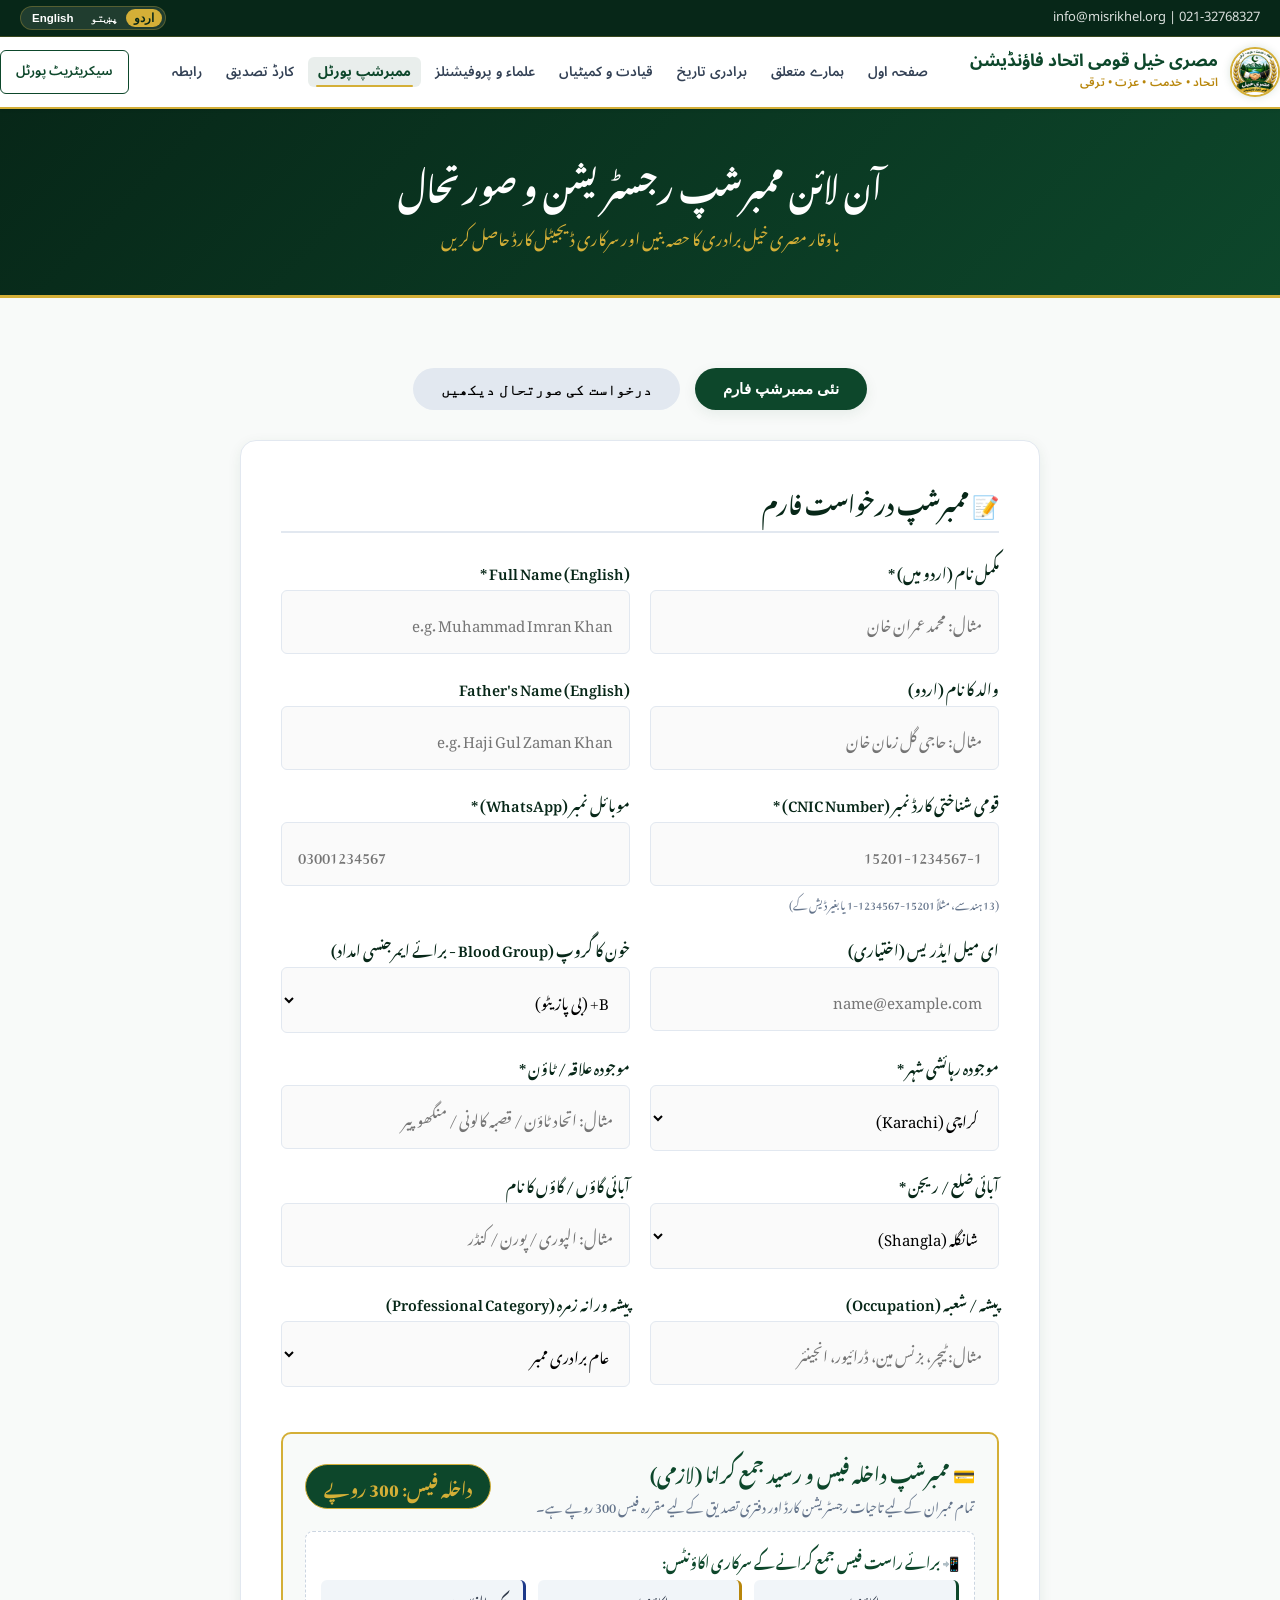
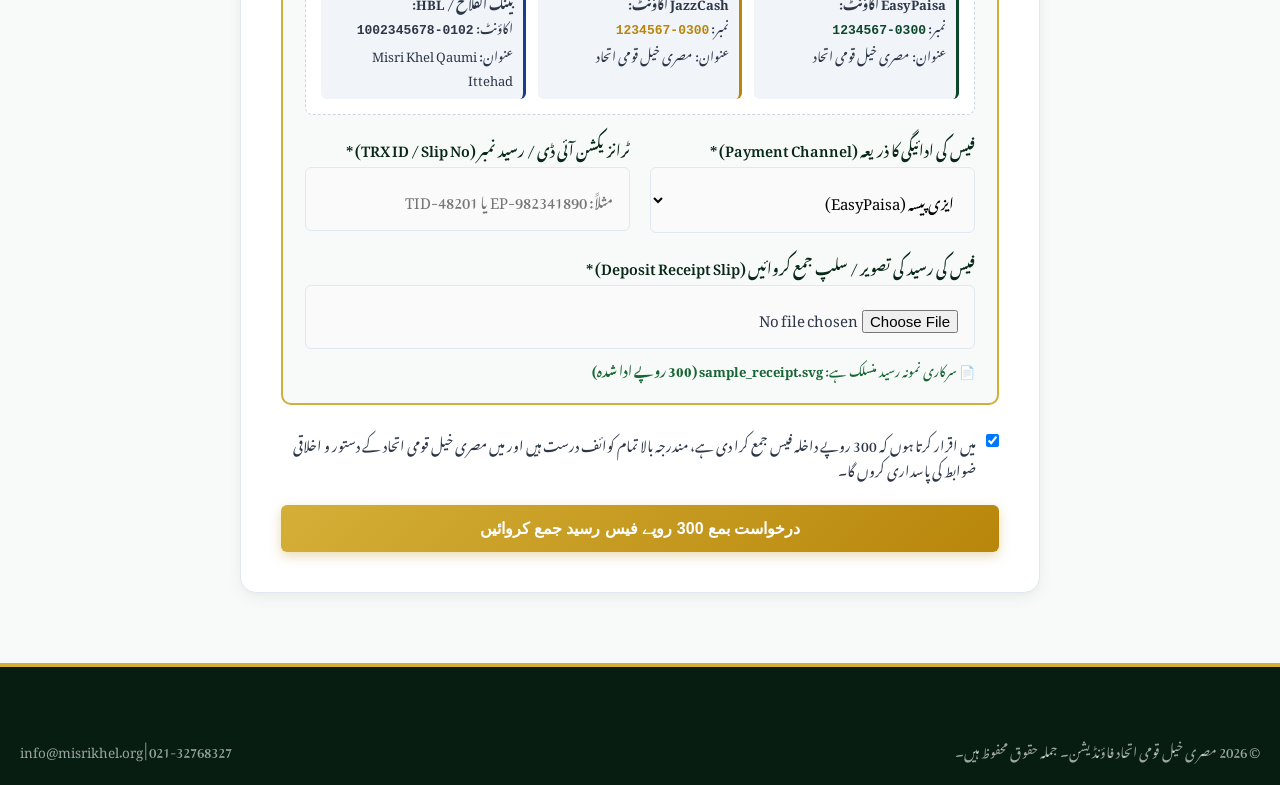
<file: membership.html>
<!DOCTYPE html>
<html lang="ur" dir="rtl">
<head>
    <meta charset="UTF-8">
    <meta name="viewport" content="width=device-width, initial-scale=1.0">
    <title>آن لائن ممبرشپ رجسٹریشن | مصری خیل قومی اتحاد</title>
    <link rel="icon" type="image/jpeg" href="images/logo.jpg">
    <link rel="stylesheet" href="style.css">
    <link rel="stylesheet" href="rtl.css">
    <style>
        .tabs-header {
            display: flex;
            justify-content: center;
            gap: 15px;
            margin-bottom: 30px;
        }
        .tab-btn {
            padding: 12px 28px;
            border-radius: 30px;
            background: #E2E8F0;
            border: none;
            font-weight: 700;
            font-size: 15px;
            cursor: pointer;
            transition: var(--transition);
        }
        .tab-btn.active {
            background: var(--primary);
            color: #fff;
            box-shadow: var(--shadow-md);
        }
        .status-box {
            display: none;
            background: #F8FAFC;
            border: 2px dashed var(--primary);
            padding: 25px;
            border-radius: var(--radius-md);
            margin-top: 25px;
            text-align: center;
        }
    </style>
</head>
<body class="lang-ur">

    <!-- Top Bar -->
    <div class="top-bar">
        <div class="container top-bar-inner">
            <div class="top-bar-contact">
                <div class="top-bar-contact-item">
                    <span>info@misrikhel.org | 021-32768327</span>
                </div>
            </div>
            <div class="lang-selector">
                <button class="lang-btn active" data-lang="ur">اردو</button>
                <button class="lang-btn" data-lang="ps">پښتو</button>
                <button class="lang-btn" data-lang="en">English</button>
            </div>
        </div>
    </div>

    <!-- Main Header -->
    <header class="main-header">
        <div class="container header-inner">
            <div class="brand-wrapper">
                <a href="index.html"><img src="images/logo.jpg" alt="Logo" class="brand-logo"></a>
                <div class="brand-titles">
                    <span class="brand-name" data-i18n="org_name">مصری خیل قومی اتحاد فاؤنڈیشن</span>
                    <span class="brand-motto" data-i18n="motto">اتحاد • خدمت • عزت • ترقی</span>
                </div>
            </div>
            <nav>
                <ul class="nav-menu">
                    <li><a href="index.html" class="nav-link" data-i18n="nav_home">صفحہ اول</a></li>
                    <li><a href="about.html" class="nav-link" data-i18n="nav_about">ہمارے متعلق</a></li>
                    <li><a href="history.html" class="nav-link" data-i18n="nav_history">برادری تاریخ</a></li>
                    <li><a href="leadership.html" class="nav-link" data-i18n="nav_leadership">قیادت و کمیٹیاں</a></li>
                    <li><a href="professionals.html" class="nav-link" data-i18n="nav_professionals">علماء و پروفیشنلز</a></li>
                    <li><a href="membership.html" class="nav-link active" data-i18n="nav_membership">ممبرشپ پورٹل</a></li>
                    <li><a href="verify.html" class="nav-link" data-i18n="nav_verify">کارڈ تصدیق</a></li>
                    <li><a href="contact.html" class="nav-link" data-i18n="nav_contact">رابطہ</a></li>
                </ul>
            </nav>
            <div class="header-actions">
                <a href="admin.html" class="btn btn-outline" style="padding: 9px 15px; font-size: 13px;" data-i18n="nav_admin">انتظامی لاگ ان</a>
                <button class="mobile-toggle" aria-label="Toggle navigation">☰</button>
            </div>
        </div>
    </header>

    <!-- Page Banner -->
    <section class="page-banner">
        <div class="container">
            <h1 style="font-size: 32px; font-weight: 700; margin-bottom: 10px;">آن لائن ممبرشپ رجسٹریشن و صورتحال</h1>
            <p style="color: var(--secondary); font-size: 16px;">باوقار مصری خیل برادری کا حصہ بنیں اور سرکاری ڈیجیٹل کارڈ حاصل کریں</p>
        </div>
    </section>

    <!-- Tabs Container -->
    <section class="section-padding">
        <div class="container">
            <div class="tabs-header">
                <button class="tab-btn active" id="tab-apply-btn" onclick="switchTab('apply')">نئی ممبرشپ فارم</button>
                <button class="tab-btn" id="tab-status-btn" onclick="switchTab('status')">درخواست کی صورتحال دیکھیں</button>
            </div>

            <!-- TAB 1: Registration Form -->
            <div id="tab-apply" class="form-card">
                <h2 style="font-size: 22px; color: var(--primary-dark); margin-bottom: 25px; border-bottom: 2px solid var(--border); padding-bottom: 10px;">
                    📝 ممبرشپ درخواست فارم
                </h2>

                <form id="membership-form" onsubmit="handleApply(event)">
                    <div class="form-row">
                        <div class="form-group">
                            <label class="form-label">مکمل نام (اردو میں) *</label>
                            <input type="text" class="form-control" id="full_name_ur" placeholder="مثال: محمد عمران خان" required>
                        </div>
                        <div class="form-group">
                            <label class="form-label">Full Name (English) *</label>
                            <input type="text" class="form-control" id="full_name_en" placeholder="e.g. Muhammad Imran Khan" required>
                        </div>
                    </div>

                    <div class="form-row">
                        <div class="form-group">
                            <label class="form-label">والد کا نام (اردو)</label>
                            <input type="text" class="form-control" id="father_name_ur" placeholder="مثال: حاجی گل زمان خان">
                        </div>
                        <div class="form-group">
                            <label class="form-label">Father's Name (English)</label>
                            <input type="text" class="form-control" id="father_name_en" placeholder="e.g. Haji Gul Zaman Khan">
                        </div>
                    </div>

                    <div class="form-row">
                        <div class="form-group">
                            <label class="form-label">قومی شناختی کارڈ نمبر (CNIC Number) *</label>
                            <input type="text" class="form-control" id="cnic" placeholder="15201-1234567-1" required>
                            <small style="color: var(--text-muted); font-size: 11px;">(13 ہندسے، مثلاً 15201-1234567-1 یا بغیر ڈیش کے)</small>
                        </div>
                        <div class="form-group">
                            <label class="form-label">موبائل نمبر (WhatsApp) *</label>
                            <input type="tel" class="form-control" id="mobile_number" placeholder="03001234567" required>
                        </div>
                    </div>

                    <div class="form-row">
                        <div class="form-group">
                            <label class="form-label">ای میل ایڈریس (اختیاری)</label>
                            <input type="email" class="form-control" id="email" placeholder="name@example.com">
                        </div>
                        <div class="form-group">
                            <label class="form-label">خون کا گروپ (Blood Group - برائے ایمرجنسی امداد)</label>
                            <select class="form-control" id="blood_group">
                                <option value="B+">B+ (بی پازیٹو)</option>
                                <option value="A+">A+ (اے پازیٹو)</option>
                                <option value="O+">O+ (او پازیٹو)</option>
                                <option value="AB+">AB+ (اے بی پازیٹو)</option>
                                <option value="A-">A- (اے نیگیٹو)</option>
                                <option value="B-">B- (بی نیگیٹو)</option>
                                <option value="O-">O- (او نیگیٹو)</option>
                                <option value="AB-">AB- (اے بی نیگیٹو)</option>
                            </select>
                        </div>
                    </div>

                    <div class="form-row">
                        <div class="form-group">
                            <label class="form-label">موجودہ رہائشی شہر *</label>
                            <select class="form-control" id="current_city" required>
                                <option value="Karachi">کراچی (Karachi)</option>
                                <option value="Rawalpindi">راولپنڈی (Rawalpindi)</option>
                                <option value="Islamabad">اسلام آباد (Islamabad)</option>
                                <option value="Peshawar">پشاور (Peshawar)</option>
                                <option value="Shangla">شانگلہ (Shangla)</option>
                                <option value="Torghar">تورغر (Torghar)</option>
                                <option value="Buner">بونیر (Buner)</option>
                                <option value="Other">دیگر (Other)</option>
                            </select>
                        </div>
                        <div class="form-group">
                            <label class="form-label">موجودہ علاقہ / ٹاؤن *</label>
                            <input type="text" class="form-control" id="current_area" placeholder="مثال: اتحاد ٹاؤن / قصبہ کالونی / منگھوپیر" required>
                        </div>
                    </div>

                    <div class="form-row">
                        <div class="form-group">
                            <label class="form-label">آبائی ضلع / ریجن *</label>
                            <select class="form-control" id="ancestral_region" required>
                                <option value="Shangla">شانگلہ (Shangla)</option>
                                <option value="Torghar">تورغر (Torghar)</option>
                                <option value="Buner">بونیر (Buner)</option>
                                <option value="Swat">سوات (Swat)</option>
                                <option value="Other">دیگر علاقہ</option>
                            </select>
                        </div>
                        <div class="form-group">
                            <label class="form-label">آبائی گاؤں / گاؤں کا نام</label>
                            <input type="text" class="form-control" id="ancestral_village" placeholder="مثال: الپوری / پورن / کنڈر">
                        </div>
                    </div>

                    <div class="form-row">
                        <div class="form-group">
                            <label class="form-label">پیشہ / شعبہ (Occupation)</label>
                            <input type="text" class="form-control" id="occupation" placeholder="مثال: ٹیچر، بزنس مین، ڈرائیور، انجینئر">
                        </div>
                        <div class="form-group">
                            <label class="form-label">پیشہ ورانہ زمرہ (Professional Category)</label>
                            <select class="form-control" id="professional_category">
                                <option value="General">عام برادری ممبر</option>
                                <option value="Religious Scholar">عالم دین / مفتی / قاری</option>
                                <option value="Doctor">ڈاکٹر / ہیلتھ کیئر</option>
                                <option value="Engineer">انجینئر</option>
                                <option value="Teacher">استاد / معلم</option>
                                <option value="Lawyer">وکیل / ایڈووکیٹ</option>
                                <option value="IT">سافٹ ویئر / آئی ٹی ماہر</option>
                                <option value="Business">تاجر / دکاندار</option>
                                <option value="Student">طالب علم (Student)</option>
                            </select>
                        </div>
                    </div>

                    <!-- MANDATORY ENTRY FEE (300 PKR) & PAYMENT RECEIPT SECTION -->
                    <div style="background: #F8FAF9; border: 2px solid var(--secondary); border-radius: var(--radius-md); padding: 22px; margin: 25px 0;">
                        <div style="display: flex; justify-content: space-between; align-items: center; margin-bottom: 15px; flex-wrap: wrap; gap: 10px;">
                            <div>
                                <h3 style="font-size: 18px; color: var(--primary); margin: 0;">💳 ممبرشپ داخلہ فیس و رسید جمع کرانا (لازمی)</h3>
                                <p style="font-size: 13px; color: var(--text-muted); margin: 4px 0 0 0;">تمام ممبران کے لیے تاحیات رجسٹریشن کارڈ اور دفتری تصدیق کے لیے مقررہ فیس 300 روپے ہے۔</p>
                            </div>
                            <div style="background: #0D472B; color: #D4AF37; font-weight: 800; font-size: 17px; padding: 6px 18px; border-radius: 25px; border: 1px solid #D4AF37;">
                                داخلہ فیس: 300 روپے
                            </div>
                        </div>

                        <div style="background: #fff; padding: 15px; border-radius: 8px; border: 1px dashed #cbd5e1; margin-bottom: 20px;">
                            <h4 style="font-size: 14px; color: #0D472B; margin-bottom: 8px;">📲 برائے راست فیس جمع کرانے کے سرکاری اکاؤنٹس:</h4>
                            <div style="display: grid; grid-template-columns: repeat(auto-fit, minmax(200px, 1fr)); gap: 12px; font-size: 13px;">
                                <div style="background: #F1F5F9; padding: 10px; border-radius: 6px; border-right: 3px solid #0D472B;">
                                    <b>EasyPaisa اکاؤنٹ:</b><br>
                                    نمبر: <span style="font-family: monospace; font-weight: 700; color: #0D472B;">0300-1234567</span><br>
                                    عنوان: مصری خیل قومی اتحاد
                                </div>
                                <div style="background: #F1F5F9; padding: 10px; border-radius: 6px; border-right: 3px solid #b8860b;">
                                    <b>JazzCash اکاؤنٹ:</b><br>
                                    نمبر: <span style="font-family: monospace; font-weight: 700; color: #b8860b;">0300-1234567</span><br>
                                    عنوان: مصری خیل قومی اتحاد
                                </div>
                                <div style="background: #F1F5F9; padding: 10px; border-radius: 6px; border-right: 3px solid #1e3a8a;">
                                    <b>بینک الفلاح / HBL:</b><br>
                                    اکاؤنٹ: <span style="font-family: monospace; font-weight: 700;">0102-1002345678</span><br>
                                    عنوان: Misri Khel Qaumi Ittehad
                                </div>
                            </div>
                        </div>

                        <div class="form-row">
                            <div class="form-group">
                                <label class="form-label">فیس کی ادائیگی کا ذریعہ (Payment Channel) *</label>
                                <select class="form-control" id="payment_method" required>
                                    <option value="EasyPaisa">ایزی پیسہ (EasyPaisa)</option>
                                    <option value="JazzCash">جاز کیش (JazzCash)</option>
                                    <option value="Bank Transfer">آن لائن بینک ٹرانسفر (Bank Transfer)</option>
                                    <option value="Cash at Office">دفتری کیش کاؤنٹر (Cash at Office)</option>
                                </select>
                            </div>
                            <div class="form-group">
                                <label class="form-label">ٹرانزیکشن آئی ڈی / رسید نمبر (TRX ID / Slip No) *</label>
                                <input type="text" class="form-control" id="transaction_reference" placeholder="مثلاً: EP-982341890 یا TID-48201" required>
                            </div>
                        </div>

                        <div class="form-group" style="margin-bottom: 0;">
                            <label class="form-label">فیس کی رسید کی تصویر / سلپ جمع کروائیں (Deposit Receipt Slip) *</label>
                            <input type="file" class="form-control" id="receipt_file" accept="image/*,.pdf" onchange="handleReceiptFileChange(event)">
                            <input type="hidden" id="receipt_slip_path" value="images/sample_receipt.svg">
                            <div id="receipt-preview-status" style="margin-top: 8px; font-size: 13px; color: #166534; display: flex; align-items: center; gap: 8px;">
                                <span>📄 سرکاری نمونہ رسید منسلک ہے: <b>sample_receipt.svg (300 روپے ادا شدہ)</b></span>
                            </div>
                        </div>
                    </div>

                    <div class="form-group" style="margin-top: 15px;">
                        <label style="display: flex; align-items: flex-start; gap: 10px; cursor: pointer; font-size: 14px;">
                            <input type="checkbox" id="declaration_accepted" checked required style="margin-top: 4px;">
                            <span>میں اقرار کرتا ہوں کہ 300 روپے داخلہ فیس جمع کرا دی ہے، مندرجہ بالا تمام کوائف درست ہیں اور میں مصری خیل قومی اتحاد کے دستور و اخلاقی ضوابط کی پاسداری کروں گا۔</span>
                        </label>
                    </div>

                    <div style="margin-top: 25px;">
                        <button type="submit" id="submit-btn" class="btn btn-gold" style="width: 100%; padding: 14px; font-size: 16px;">
                            درخواست بمع 300 روپے فیس رسید جمع کروائیں
                        </button>
                    </div>
                </form>
            </div>

            <!-- TAB 2: Check Status / Member Dossier -->
            <div id="tab-status" class="form-card" style="display: none;">
                <h2 style="font-size: 22px; color: var(--primary-dark); margin-bottom: 10px; border-bottom: 2px solid var(--border); padding-bottom: 10px;">
                    🔍 برادری ریکارڈ و شناختی کارڈ کی تصدیق
                </h2>
                <p style="font-size: 14px; color: var(--text-muted); margin-bottom: 20px;">
                    اپنا قومی شناختی کارڈ نمبر (CNIC)، مکمل نام، موبائل نمبر یا ممبرشپ آئی ڈی درج کریں تاکہ آپ کا باضابطہ اندراج، تاریخ، 300 روپے فیس کی رسید اور ڈیجیٹل کارڈ سامنے آ جائے۔
                </p>

                <div class="form-group">
                    <div style="display: flex; gap: 10px; flex-wrap: wrap;">
                        <input type="text" class="form-control" id="search-id" style="flex: 1; min-width: 250px;" placeholder="شناختی کارڈ نمبر درج کریں (مثال: 15201-1234567-1 یا عمران خان)">
                        <button class="btn btn-primary" onclick="handleCheckStatus()" style="white-space: nowrap; padding: 12px 28px;">ریکارڈ تلاش کریں</button>
                    </div>
                    <div style="margin-top: 8px; font-size: 12px; color: var(--text-muted);">
                        💡 ٹیسٹ کے لیے شناختی کارڈ: <a href="javascript:void(0)" onclick="quickFill('15201-1234567-1')" style="color: var(--primary); font-weight: bold; text-decoration: underline;">15201-1234567-1</a> یا نام: <a href="javascript:void(0)" onclick="quickFill('عمران خان')" style="color: var(--primary); font-weight: bold; text-decoration: underline;">عمران خان</a> پر کلک کریں۔
                    </div>
                </div>

                <div id="status-result" class="status-box">
                    <div id="status-content"></div>
                </div>
            </div>
        </div>
    </section>

    <!-- Receipt Modal Preview -->
    <div id="receiptModal" style="display: none; position: fixed; top: 0; left: 0; width: 100%; height: 100%; background: rgba(0,0,0,0.75); z-index: 9999; align-items: center; justify-content: center; padding: 20px;">
        <div style="background: #fff; max-width: 550px; width: 100%; border-radius: 12px; overflow: hidden; box-shadow: 0 20px 40px rgba(0,0,0,0.4); text-align: center;">
            <div style="background: #0D472B; color: #fff; padding: 15px 20px; display: flex; justify-content: space-between; align-items: center;">
                <h3 style="margin: 0; font-size: 16px; color: #D4AF37;">سرکاری فیس ادائیگی رسید (Official Fee Receipt)</h3>
                <button onclick="closeReceiptModal()" style="background: none; border: none; color: #fff; font-size: 20px; cursor: pointer;">&times;</button>
            </div>
            <div style="padding: 20px; max-height: 80vh; overflow-y: auto;">
                <img id="modalReceiptImg" src="images/sample_receipt.svg" alt="Receipt Slip" style="width: 100%; max-height: 480px; object-fit: contain; border-radius: 8px; border: 1px solid #cbd5e1;">
            </div>
            <div style="background: #f8fafc; padding: 12px; border-top: 1px solid #e2e8f0; display: flex; justify-content: flex-end; gap: 10px;">
                <a id="modalReceiptDownload" href="images/sample_receipt.svg" download="MKQI_Fee_Receipt.svg" class="btn btn-gold" style="font-size: 13px;">رسید ڈاؤن لوڈ کریں</a>
                <button onclick="closeReceiptModal()" class="btn btn-outline" style="font-size: 13px;">بند کریں</button>
            </div>
        </div>
    </div>

    <!-- Footer -->
    <footer class="main-footer">
        <div class="container footer-bottom" style="border: none; padding-top: 0;">
            <span data-i18n="copyright">© 2026 مصری خیل قومی اتحاد فاؤنڈیشن۔ جملہ حقوق محفوظ ہیں۔</span>
            <span>021-32768327 | info@misrikhel.org</span>
        </div>
    </footer>

    <script src="i18n.js"></script>
    <script src="api.js"></script>
    <script src="app.js"></script>
    <script>
        function switchTab(tab) {
            if (tab === 'apply') {
                document.getElementById('tab-apply').style.display = 'block';
                document.getElementById('tab-status').style.display = 'none';
                document.getElementById('tab-apply-btn').classList.add('active');
                document.getElementById('tab-status-btn').classList.remove('active');
            } else {
                document.getElementById('tab-apply').style.display = 'none';
                document.getElementById('tab-status').style.display = 'block';
                document.getElementById('tab-apply-btn').classList.remove('active');
                document.getElementById('tab-status-btn').classList.add('active');
            }
        }

        function quickFill(val) {
            document.getElementById("search-id").value = val;
            handleCheckStatus();
        }

        function handleReceiptFileChange(e) {
            const file = e.target.files[0];
            if (file) {
                const statusDiv = document.getElementById("receipt-preview-status");
                statusDiv.innerHTML = `<span>✅ فائل منتخب کر لی گئی: <b>${file.name}</b> (${(file.size / 1024).toFixed(1)} KB)</span>`;
                // Store data url for instant offline preview
                const reader = new FileReader();
                reader.onload = function(evt) {
                    document.getElementById("receipt_slip_path").value = evt.target.result;
                };
                reader.readAsDataURL(file);
            }
        }

        function openReceiptModal(src) {
            const modal = document.getElementById("receiptModal");
            const img = document.getElementById("modalReceiptImg");
            const dl = document.getElementById("modalReceiptDownload");
            img.src = src || "images/sample_receipt.svg";
            dl.href = src || "images/sample_receipt.svg";
            modal.style.display = "flex";
        }

        function closeReceiptModal() {
            document.getElementById("receiptModal").style.display = "none";
        }

        function toggleVirtualCard() {
            const inner = document.getElementById("vCardInner");
            if (inner) {
                inner.classList.toggle("is-flipped");
            }
        }

        // Auto check query param or hash on load
        window.addEventListener('DOMContentLoaded', () => {
            const urlParams = new URLSearchParams(window.location.search);
            const queryParam = urlParams.get('q') || urlParams.get('cnic') || urlParams.get('id');
            if (queryParam) {
                switchTab('status');
                document.getElementById("search-id").value = queryParam;
                handleCheckStatus();
            } else if (window.location.hash === '#track-status') {
                switchTab('status');
            }
        });

        async function handleApply(e) {
            e.preventDefault();
            const btn = document.getElementById("submit-btn");
            btn.disabled = true;
            btn.textContent = "براہ کرم انتظار کیجیے، کوائف و رسید محفوظ ہو رہے ہیں...";

            const payload = {
                full_name_ur: document.getElementById("full_name_ur").value.trim(),
                full_name_en: document.getElementById("full_name_en").value.trim(),
                father_name_ur: document.getElementById("father_name_ur").value.trim(),
                father_name_en: document.getElementById("father_name_en").value.trim(),
                cnic: document.getElementById("cnic").value.trim(),
                mobile_number: document.getElementById("mobile_number").value.trim(),
                email: document.getElementById("email").value.trim() || null,
                blood_group: document.getElementById("blood_group").value,
                current_city: document.getElementById("current_city").value,
                current_area: document.getElementById("current_area").value.trim(),
                ancestral_region: document.getElementById("ancestral_region").value,
                ancestral_village: document.getElementById("ancestral_village").value.trim() || null,
                occupation: document.getElementById("occupation").value.trim() || null,
                professional_category: document.getElementById("professional_category").value,
                // Fee & Receipt
                entry_fee: 300.0,
                fee_status: "PAID",
                payment_method: document.getElementById("payment_method").value,
                transaction_reference: document.getElementById("transaction_reference").value.trim(),
                receipt_slip_path: document.getElementById("receipt_slip_path").value || "images/sample_receipt.svg",
                declaration_accepted: document.getElementById("declaration_accepted").checked
            };

            try {
                const res = await api.applyMembership(payload);
                if (typeof showToast === 'function') {
                    showToast(`درخواست و 300 روپے فیس رسید کامیابی سے موصول ہوئی!`, "success");
                }
                document.getElementById("membership-form").reset();
                switchTab('status');
                document.getElementById("search-id").value = payload.cnic;
                handleCheckStatus();
            } catch (err) {
                if (typeof showToast === 'function') {
                    showToast(err.message, "error");
                } else {
                    alert(err.message);
                }
            } finally {
                btn.disabled = false;
                btn.textContent = "درخواست بمع 300 روپے فیس رسید جمع کروائیں";
            }
        }

        async function handleCheckStatus() {
            const query = document.getElementById("search-id").value.trim();
            if (!query) {
                alert("براہ کرم شناختی کارڈ نمبر، نام یا موبائل نمبر درج کریں");
                return;
            }

            const box = document.getElementById("status-result");
            const content = document.getElementById("status-content");
            box.style.display = "block";
            content.innerHTML = "<div style='padding: 20px;'><p>🔍 قومی ڈیٹا بیس میں ریکارڈ تلاش کیا جا رہا ہے...</p></div>";

            try {
                const res = await api.checkStatus(query);

                const isApproved = (res.status === "APPROVED");
                const badgeColor = isApproved ? "#0D472B" : "#D97706";
                const statusLabel = isApproved ? "منظور شدہ باقاعدہ رکن (Approved Member)" : "زیرِ جائزہ درخواست (Under Review)";

                const receiptSrc = res.receipt_slip_path || "images/sample_receipt.svg";
                const entryTime = res.entry_timestamp || res.created_at || "15 اکتوبر 2026 • شام 05:22 بجے";
                const cnicDisplay = res.cnic || "15201-1234567-1";

                content.innerHTML = `
                    <div class="member-dossier-card">
                        <img src="images/logo.jpg" class="dossier-watermark" alt="Watermark">
                        
                        <div style="display: flex; justify-content: space-between; align-items: center; border-bottom: 2px solid #E2E8F0; padding-bottom: 15px; flex-wrap: wrap; gap: 10px;">
                            <div style="display: flex; align-items: center; gap: 12px;">
                                <img src="images/logo.jpg" style="width: 55px; height: 55px; border-radius: 50%; border: 2px solid #D4AF37;">
                                <div style="text-align: right;">
                                    <h3 style="margin: 0; color: #0D472B; font-size: 19px;">مصری خیل قومی اتحاد فاؤنڈیشن</h3>
                                    <span style="font-size: 12px; color: #64748B;">باضابطہ تصدیقی ریکارڈ و ممبر ڈوزیئر</span>
                                </div>
                            </div>
                            <div style="text-align: left;">
                                <span style="display: inline-block; background: ${badgeColor}; color: #fff; padding: 6px 16px; border-radius: 20px; font-weight: 700; font-size: 13px;">
                                    ${statusLabel}
                                </span>
                            </div>
                        </div>

                        <!-- Entry Time Banner -->
                        <div style="background: #F1F5F9; border-radius: 8px; padding: 10px 15px; margin: 15px 0; display: flex; justify-content: space-between; align-items: center; flex-wrap: wrap; gap: 8px; font-size: 13.5px;">
                            <span style="color: #475569;"><b>📅 باضابطہ تاریخ و وقتِ اندراج:</b> <span style="color: #0D472B; font-weight: 700;">${entryTime}</span></span>
                            <span style="color: #475569;"><b>شناختی کوڈ:</b> <code style="background: #fff; padding: 2px 8px; border-radius: 4px; border: 1px solid #cbd5e1;">${res.membership_id || res.application_number}</code></span>
                        </div>

                        <!-- Personal Details Grid -->
                        <div class="dossier-grid">
                            <div class="dossier-item">
                                <div class="label">مکمل نام (رکن)</div>
                                <div class="value">${res.name} <small style="font-weight: normal; color: #64748B;">(${res.name_en || ''})</small></div>
                            </div>
                            <div class="dossier-item">
                                <div class="label">ولدیت (Father's Name)</div>
                                <div class="value">${res.father_name_ur || '-'} <small style="font-weight: normal; color: #64748B;">(${res.father_name_en || ''})</small></div>
                            </div>
                            <div class="dossier-item" style="border-right-color: #D4AF37;">
                                <div class="label">قومی شناختی کارڈ نمبر (CNIC)</div>
                                <div class="value" style="font-family: monospace; font-size: 16px; color: #0D472B;">${cnicDisplay}</div>
                            </div>
                            <div class="dossier-item">
                                <div class="label">رابطہ نمبر (WhatsApp/Mobile)</div>
                                <div class="value" style="font-family: monospace;">${res.mobile || '-'}</div>
                            </div>
                            <div class="dossier-item">
                                <div class="label">موجودہ رہائش</div>
                                <div class="value">${res.current_area || ''}، ${res.current_city || ''}</div>
                            </div>
                            <div class="dossier-item">
                                <div class="label">آبائی تعلق و علاقہ</div>
                                <div class="value">${res.ancestral_region || ''} ${res.ancestral_village ? '(' + res.ancestral_village + ')' : ''}</div>
                            </div>
                            <div class="dossier-item">
                                <div class="label">پیشہ ورانہ شعبہ</div>
                                <div class="value">${res.occupation || '-'} <small style="color: #64748B;">[${res.professional_category || 'عام'}]</small></div>
                            </div>
                            <div class="dossier-item" style="border-right-color: #16a34a;">
                                <div class="label">خون کا گروپ (Blood Group)</div>
                                <div class="value" style="color: #dc2626;">${res.blood_group || 'B+'} (ایمرجنسی ڈونر)</div>
                            </div>
                        </div>

                        <!-- Financial & Fee Record Section -->
                        <div style="background: #F0FDF4; border: 1.5px solid #86EFAC; border-radius: 12px; padding: 18px; margin: 20px 0; text-align: right;">
                            <div style="display: flex; justify-content: space-between; align-items: center; flex-wrap: wrap; gap: 10px; margin-bottom: 12px; border-bottom: 1px solid #BBF7D0; padding-bottom: 8px;">
                                <h4 style="margin: 0; color: #166534; font-size: 16px;">
                                    💰 فیس و مالیاتی ادائیگی ریکارڈ (Financial Clearance)
                                </h4>
                                <span class="fee-badge-paid">
                                    ✓ داخلہ فیس: 300 روپے (مکمل ادا شدہ)
                                </span>
                            </div>

                            <div style="display: grid; grid-template-columns: repeat(auto-fit, minmax(180px, 1fr)); gap: 12px; font-size: 13.5px; margin-bottom: 15px;">
                                <div>
                                    <span style="color: #64748B;">طریقہ ادائیگی:</span><br>
                                    <b>${res.payment_method || 'EasyPaisa'}</b>
                                </div>
                                <div>
                                    <span style="color: #64748B;">ٹرانزیکشن / رسید ریفرنس:</span><br>
                                    <code style="font-weight: 700; color: #0D472B; background: #fff; padding: 2px 6px; border-radius: 4px; border: 1px solid #BBF7D0;">${res.transaction_reference || 'EP-982341890'}</code>
                                </div>
                                <div>
                                    <span style="color: #64748B;">فیس ویریفکیشن:</span><br>
                                    <span style="color: #16a34a; font-weight: 700;">سیکریٹریٹ سے مصدقہ ✓</span>
                                </div>
                            </div>

                            <div style="display: flex; gap: 10px; flex-wrap: wrap;">
                                <button type="button" onclick="openReceiptModal('${receiptSrc}')" class="btn btn-primary" style="font-size: 13px; padding: 8px 18px;">
                                    🧾 جمع شدہ رسید دیکھیں (View Receipt Slip)
                                </button>
                                <a href="${receiptSrc}" download="Fee_Receipt_300.svg" class="btn btn-outline" style="font-size: 13px; padding: 8px 18px;">
                                    ڈاؤن لوڈ رسید
                                </a>
                            </div>
                        </div>

                        <!-- 3D VIRTUAL CARD PREVIEW -->
                        <div style="margin-top: 30px; text-align: center;">
                            <div style="display: flex; justify-content: space-between; align-items: center; max-width: 440px; margin: 0 auto 10px auto;">
                                <h4 style="margin: 0; color: #0D472B; font-size: 15px;">🪪 3D ڈیجیٹل ممبرشپ سمارٹ کارڈ</h4>
                                <span style="font-size: 12px; color: var(--text-muted); cursor: pointer;" onclick="toggleVirtualCard()">
                                    (کارڈ پر کلک کر کے دونوں رخ دیکھیں ↺)
                                </span>
                            </div>

                            <div class="virtual-card-wrapper" onclick="toggleVirtualCard()">
                                <div class="virtual-card-inner" id="vCardInner">
                                    
                                    <!-- FRONT OF CARD -->
                                    <div class="virtual-card-front">
                                        <div class="v-card-header">
                                            <div style="display: flex; align-items: center; gap: 8px;">
                                                <img src="images/logo.jpg" style="width: 38px; height: 38px; border-radius: 50%; border: 1.5px solid #D4AF37;">
                                                <div style="text-align: right;">
                                                    <div style="font-size: 13px; font-weight: 700; color: #D4AF37;">مصری خیل قومی اتحاد</div>
                                                    <div style="font-size: 9px; color: #E2E8F0;">MISRI KHEL QAUMI ITTEHAD</div>
                                                </div>
                                            </div>
                                            <div style="background: rgba(212, 175, 55, 0.2); border: 1px solid #D4AF37; padding: 2px 8px; border-radius: 12px; font-size: 10px; color: #D4AF37; font-weight: 700;">
                                                OFFICIAL MEMBER
                                            </div>
                                        </div>

                                        <div class="v-card-body">
                                            <div style="text-align: right;">
                                                <div style="font-size: 18px; font-weight: 800; color: #fff;">${res.name}</div>
                                                <div style="font-size: 12px; color: #D4AF37; margin-bottom: 6px;">${res.name_en || ''}</div>
                                                <div style="font-size: 11px; color: #E2E8F0;">CNIC: <span style="font-family: monospace; font-size: 12px; color: #fff;">${cnicDisplay}</span></div>
                                                <div style="font-size: 11px; color: #E2E8F0;">ضلع: <b>${res.ancestral_region || 'شانگلہ'}</b></div>
                                            </div>
                                            <div style="background: #fff; padding: 6px; border-radius: 8px; box-shadow: 0 4px 10px rgba(0,0,0,0.3);">
                                                <img src="https://api.qrserver.com/v1/create-qr-code/?size=70x70&data=https://misrikhel.org/verify.html?cnic=${encodeURIComponent(cnicDisplay)}" alt="QR Code" style="width: 65px; height: 65px; display: block;">
                                            </div>
                                        </div>

                                        <div class="v-card-footer">
                                            <div>ID: <span style="font-family: monospace; color: #D4AF37; font-weight: 700;">${res.membership_id || res.application_number}</span></div>
                                            <div>فیس: <b style="color: #86EFAC;">300 روپے ادا شدہ ✓</b></div>
                                        </div>
                                    </div>

                                    <!-- BACK OF CARD -->
                                    <div class="virtual-card-back">
                                        <div style="border-bottom: 1px solid rgba(212,175,55,0.3); padding-bottom: 8px; display: flex; justify-content: space-between; align-items: center;">
                                            <span style="font-size: 11px; color: #D4AF37; font-weight: 700;">قواعد و تصدیقی کوائف</span>
                                            <span style="font-size: 10px; color: #E2E8F0;">بلڈ گروپ: <b style="color: #ff6b6b; font-size: 13px;">${res.blood_group || 'B+'}</b></span>
                                        </div>
                                        <div style="font-size: 10px; color: #CBD5E1; line-height: 1.5; text-align: right; margin: 8px 0;">
                                            • یہ کارڈ مصری خیل قومی اتحاد فاؤنڈیشن کی باقاعدہ ملکیت ہے۔<br>
                                            • گمشدگی کی صورت میں فوری طور پر مرکزی سیکریٹریٹ کو مطلع کریں۔<br>
                                            • کسی بھی ہنگامی صورتحال میں رابطہ: 021-32768327
                                        </div>
                                        <div style="display: flex; justify-content: space-between; align-items: flex-end; border-top: 1px solid rgba(212,175,55,0.3); padding-top: 8px;">
                                            <div style="text-align: right;">
                                                <div style="font-size: 9px; color: #94A3B8;">جاری کردہ:</div>
                                                <div style="font-size: 10px; color: #D4AF37; font-weight: 700;">مرکزی سیکریٹریٹ، کراچی</div>
                                            </div>
                                            <div style="text-align: center;">
                                                <div style="font-family: cursive; font-size: 12px; color: #fff; border-bottom: 1px solid #94A3B8; padding-bottom: 2px;">SecGen Office</div>
                                                <div style="font-size: 8px; color: #94A3B8;">دستخط سیکریٹری جنرل</div>
                                            </div>
                                        </div>
                                    </div>

                                </div>
                            </div>

                            <div style="display: flex; justify-content: center; gap: 12px; margin-top: 15px;">
                                <button type="button" onclick="toggleVirtualCard()" class="btn btn-outline" style="font-size: 13px;">
                                    ↺ کارڈ کا رخ پلٹیں (Flip 3D)
                                </button>
                                <a href="verify.html?cnic=${encodeURIComponent(cnicDisplay)}" class="btn btn-gold" style="font-size: 13px;">
                                    🔒 سرکاری تصدیق صفحہ کھولیں
                                </a>
                            </div>
                        </div>

                    </div>
                `;
            } catch (err) {
                content.innerHTML = `
                    <div style="padding: 30px; text-align: center;">
                        <div style="font-size: 40px; margin-bottom: 10px;">🔍</div>
                        <h3 style="color: #DC2626; font-size: 18px; margin-bottom: 8px;">ریکارڈ نہیں ملا</h3>
                        <p style="color: #64748B; font-size: 14px; max-width: 480px; margin: 0 auto 20px auto;">
                            درج کردہ شناختی کارڈ، نام یا نمبر سے کوئی ریکارڈ میچ نہیں ہو سکا۔ اگر آپ نے ابھی رجسٹریشن کروائی ہے تو براہ کرم کچھ دیر بعد چیک کریں۔
                        </p>
                        <button onclick="switchTab('apply')" class="btn btn-primary" style="font-size: 13px;">
                            نئی ممبرشپ و رجسٹریشن فارم پر کریں
                        </button>
                    </div>
                `;
            }
        }
    </script>
</body>
</html>
</file>
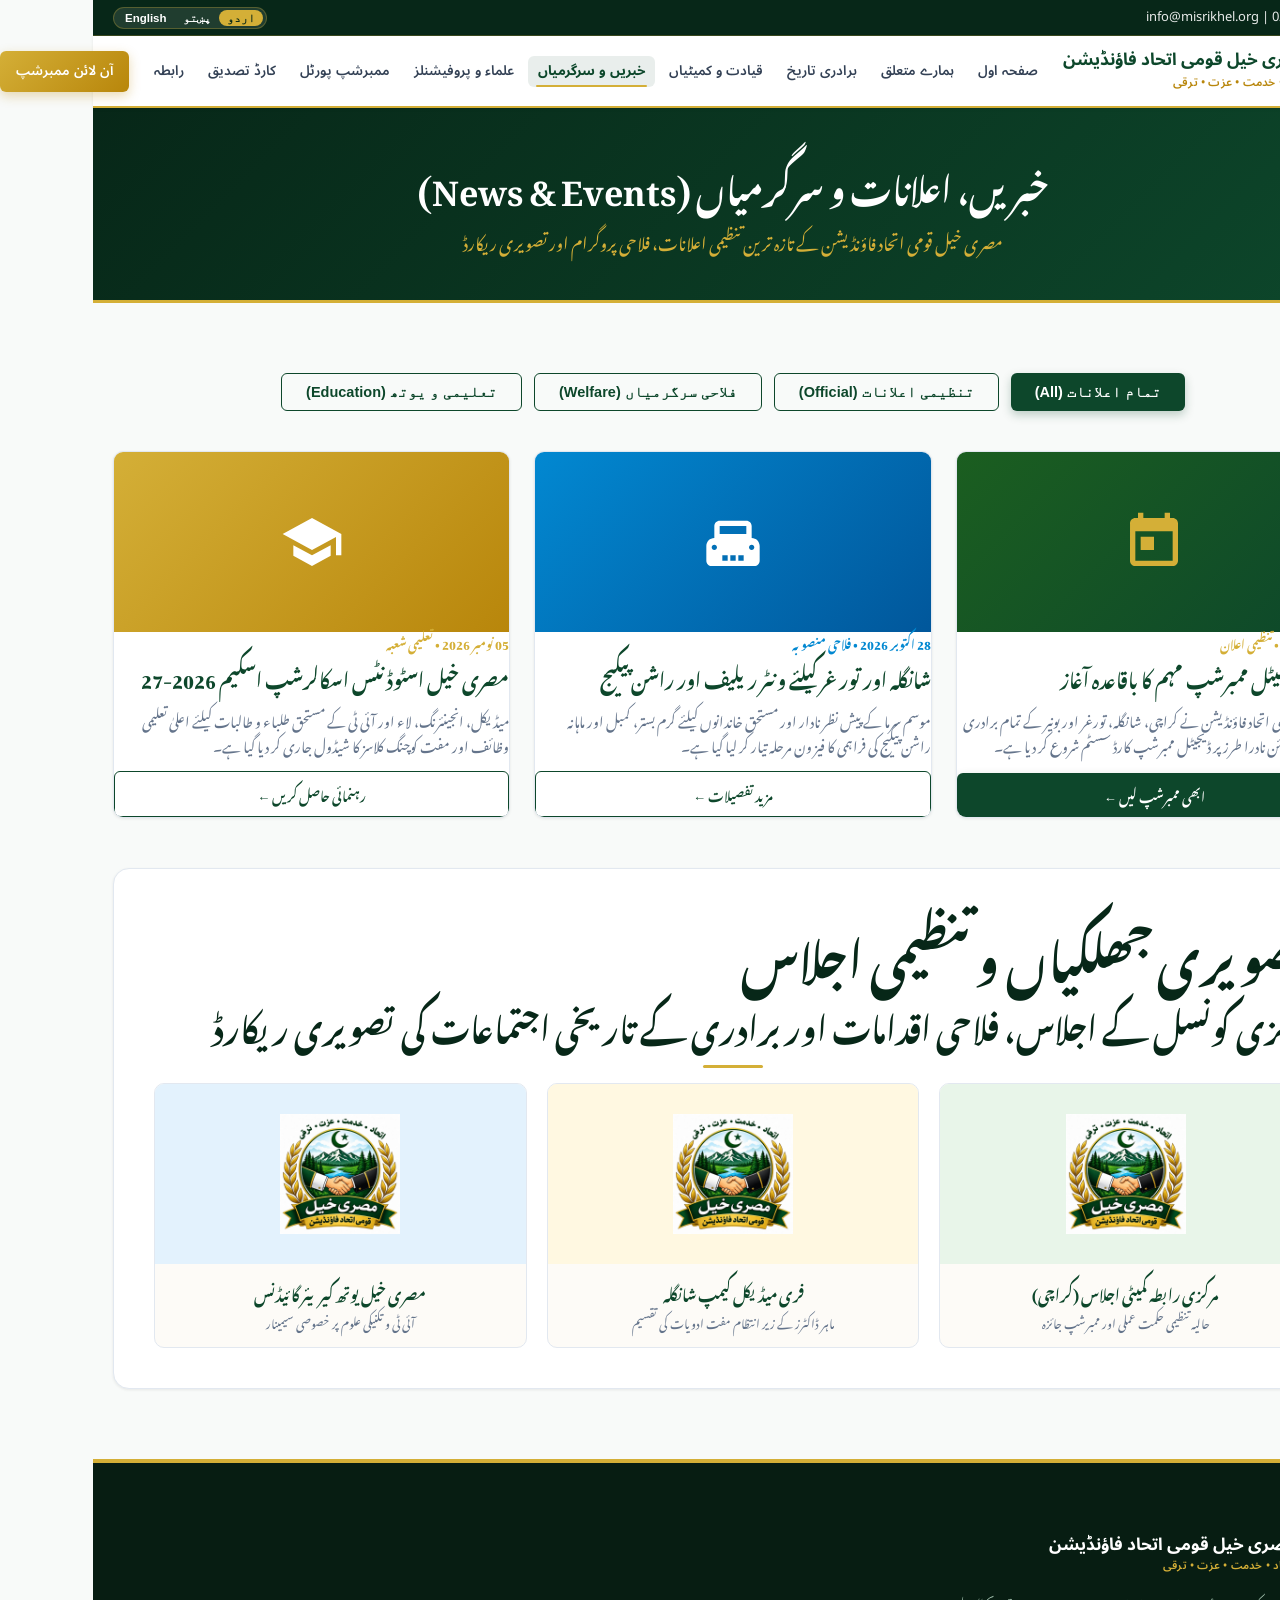
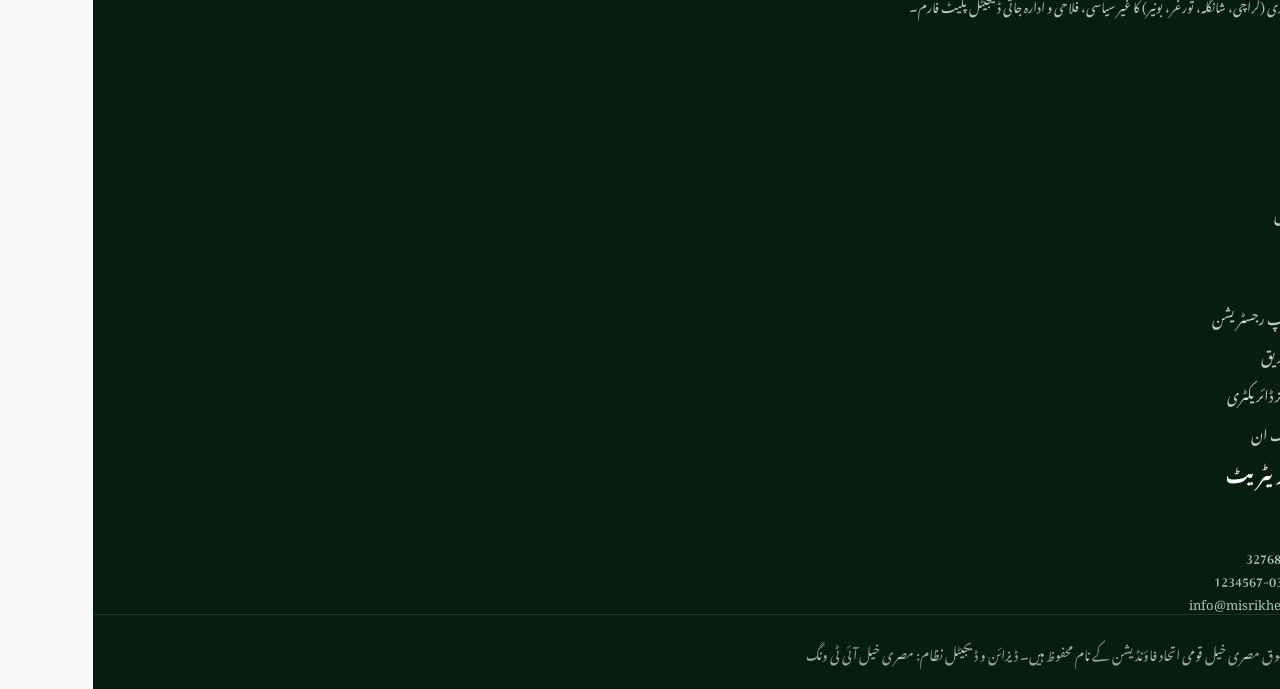
<file: news-events.html>
<!DOCTYPE html>
<html lang="ur" dir="rtl">
<head>
    <meta charset="UTF-8">
    <meta name="viewport" content="width=device-width, initial-scale=1.0">
    <title>خبریں و سرگرمیاں | مصری خیل قومی اتحاد فاؤنڈیشن</title>
    <link rel="icon" type="image/jpeg" href="images/logo.jpg">
    <link rel="stylesheet" href="style.css">
    <link rel="stylesheet" href="rtl.css">
</head>
<body class="lang-ur">
    <!-- Top Contact Bar -->
    <div class="top-bar">
        <div class="container top-bar-inner">
            <div class="top-bar-contact">
                <span>021-32768327 | info@misrikhel.org</span>
            </div>
            <div class="lang-selector">
                <button class="lang-btn active" data-lang="ur">اردو</button>
                <button class="lang-btn" data-lang="ps">پښتو</button>
                <button class="lang-btn" data-lang="en">English</button>
            </div>
        </div>
    </div>

    <!-- Header -->
    <header class="main-header">
        <div class="container header-inner">
            <div class="brand-wrapper">
                <a href="index.html"><img src="images/logo.jpg" alt="Logo" class="brand-logo"></a>
                <div class="brand-titles">
                    <span class="brand-name" data-i18n="org_name">مصری خیل قومی اتحاد فاؤنڈیشن</span>
                    <span class="brand-motto" data-i18n="motto">اتحاد • خدمت • عزت • ترقی</span>
                </div>
            </div>
            <nav>
                <ul class="nav-menu">
                    <li><a href="index.html" class="nav-link" data-i18n="nav_home">صفحہ اول</a></li>
                    <li><a href="about.html" class="nav-link" data-i18n="nav_about">ہمارے متعلق</a></li>
                    <li><a href="history.html" class="nav-link" data-i18n="nav_history">برادری تاریخ</a></li>
                    <li><a href="leadership.html" class="nav-link" data-i18n="nav_leadership">قیادت و کمیٹیاں</a></li>
                    <li><a href="news-events.html" class="nav-link active" data-i18n="nav_news">خبریں و سرگرمیاں</a></li>
                    <li><a href="professionals.html" class="nav-link" data-i18n="nav_professionals">علماء و پروفیشنلز</a></li>
                    <li><a href="membership.html" class="nav-link" data-i18n="nav_membership">ممبرشپ پورٹل</a></li>
                    <li><a href="verify.html" class="nav-link" data-i18n="nav_verify">کارڈ تصدیق</a></li>
                    <li><a href="contact.html" class="nav-link" data-i18n="nav_contact">رابطہ</a></li>
                </ul>
            </nav>
            <div class="header-actions">
                <a href="membership.html" class="btn btn-gold" data-i18n="btn_join">آن لائن ممبرشپ</a>
                <button class="mobile-toggle" aria-label="Toggle navigation">☰</button>
            </div>
        </div>
    </header>

    <!-- Page Banner -->
    <section class="page-banner">
        <div class="container">
            <h1 style="font-size: 34px; font-weight: 700; margin-bottom: 10px;">خبریں، اعلانات و سرگرمیاں (News & Events)</h1>
            <p style="color: var(--secondary); font-size: 17px;">مصری خیل قومی اتحاد فاؤنڈیشن کے تازہ ترین تنظیمی اعلانات، فلاحی پروگرام اور تصویری ریکارڈ</p>
        </div>
    </section>

    <!-- Main Content -->
    <section class="section-padding">
        <div class="container">
            <!-- Filter Tabs -->
            <div style="display: flex; justify-content: center; gap: 12px; margin-bottom: 40px; flex-wrap: wrap;">
                <button class="btn btn-primary active-filter" onclick="filterNews('all')" style="padding: 10px 24px;">تمام اعلانات (All)</button>
                <button class="btn btn-outline" onclick="filterNews('official')" style="padding: 10px 24px;">تنظیمی اعلانات (Official)</button>
                <button class="btn btn-outline" onclick="filterNews('welfare')" style="padding: 10px 24px;">فلاحی سرگرمیاں (Welfare)</button>
                <button class="btn btn-outline" onclick="filterNews('education')" style="padding: 10px 24px;">تعلیمی و یوتھ (Education)</button>
            </div>

            <!-- News Grid -->
            <div class="grid grid-3" style="margin-bottom: 50px;">
                <!-- News 1 -->
                <div class="card news-card" data-category="official" style="display: flex; flex-direction: column;">
                    <div style="height: 180px; background: linear-gradient(135deg, #1b5e20, #0D472B); display: flex; align-items: center; justify-content: center; color: var(--secondary);">
                        <svg width="64" height="64" viewBox="0 0 24 24" fill="currentColor"><path d="M19 3h-1V1h-2v2H8V1H6v2H5c-1.11 0-1.99.9-1.99 2L3 19c0 1.1.89 2 2 2h14c1.1 0 2-.9 2-2V5c0-1.1-.9-2-2-2zm0 16H5V8h14v11zM7 10h5v5H7z"/></svg>
                    </div>
                    <div class="card-body" style="flex: 1; display: flex; flex-direction: column;">
                        <span style="font-size: 12px; color: var(--secondary); font-weight: 700; margin-bottom: 6px;">15 اکتوبر 2026 • تنظیمی اعلان</span>
                        <h3 style="font-size: 19px; color: var(--primary); margin-bottom: 12px;">مرکزی ڈیجیٹل ممبرشپ مہم کا باقاعدہ آغاز</h3>
                        <p style="font-size: 14px; color: var(--text-muted); line-height: 1.8; flex: 1;">
                            مصری خیل قومی اتحاد فاؤنڈیشن نے کراچی، شانگلہ، تورغر اور بونیر کے تمام برادری افراد کیلئے آن لائن نادرا طرز پر ڈیجیٹل ممبرشپ کارڈ سسٹم شروع کر دیا ہے۔
                        </p>
                        <a href="membership.html" class="btn btn-primary" style="margin-top: 15px; font-size: 13px; text-align: center;">ابھی ممبرشپ لیں &larr;</a>
                    </div>
                </div>

                <!-- News 2 -->
                <div class="card news-card" data-category="welfare" style="display: flex; flex-direction: column;">
                    <div style="height: 180px; background: linear-gradient(135deg, #0288d1, #01579b); display: flex; align-items: center; justify-content: center; color: #fff;">
                        <svg width="64" height="64" viewBox="0 0 24 24" fill="currentColor"><path d="M19 10.5V6c0-1.1-.9-2-2-2H7c-1.1 0-2 .9-2 2v4.5c-1.66 0-3 1.34-3 3V19c0 1.1.9 2 2 2h16c1.1 0 2-.9 2-2v-5.5c0-1.66-1.34-3-3-3zM7 6h10v3H7V6zm-2 9c-.55 0-1-.45-1-1s.45-1 1-1 1 .45 1 1-.45 1-1 1zm14 0c-.55 0-1-.45-1-1s.45-1 1-1 1 .45 1 1-.45 1-1 1zm-8 4v-2h2v2h-2zm-3 0v-2h2v2H8zm6 0v-2h2v2h-2z"/></svg>
                    </div>
                    <div class="card-body" style="flex: 1; display: flex; flex-direction: column;">
                        <span style="font-size: 12px; color: #0288d1; font-weight: 700; margin-bottom: 6px;">28 اکتوبر 2026 • فلاحی منصوبہ</span>
                        <h3 style="font-size: 19px; color: var(--primary); margin-bottom: 12px;">شانگلہ اور تورغر کیلئے ونٹر ریلیف اور راشن پیکیج</h3>
                        <p style="font-size: 14px; color: var(--text-muted); line-height: 1.8; flex: 1;">
                            موسم سرما کے پیش نظر نادار اور مستحق خاندانوں کیلئے گرم بستر، کمبل اور ماہانہ راشن پیکیج کی فراہمی کا فیز ون مرحلہ تیار کر لیا گیا ہے۔
                        </p>
                        <a href="contact.html" class="btn btn-outline" style="margin-top: 15px; font-size: 13px; text-align: center;">مزید تفصیلات &larr;</a>
                    </div>
                </div>

                <!-- News 3 -->
                <div class="card news-card" data-category="education" style="display: flex; flex-direction: column;">
                    <div style="height: 180px; background: linear-gradient(135deg, #d4af37, #b8860b); display: flex; align-items: center; justify-content: center; color: #fff;">
                        <svg width="64" height="64" viewBox="0 0 24 24" fill="currentColor"><path d="M5 13.18v4L12 21l7-3.82v-4L12 17l-7-3.82zM12 3L1 9l11 6 9-4.91V17h2V9L12 3z"/></svg>
                    </div>
                    <div class="card-body" style="flex: 1; display: flex; flex-direction: column;">
                        <span style="font-size: 12px; color: var(--secondary); font-weight: 700; margin-bottom: 6px;">05 نومبر 2026 • تعلیمی شعبہ</span>
                        <h3 style="font-size: 19px; color: var(--primary); margin-bottom: 12px;">مصری خیل اسٹوڈنٹس اسکالرشپ اسکیم 2026-27</h3>
                        <p style="font-size: 14px; color: var(--text-muted); line-height: 1.8; flex: 1;">
                            میڈیکل، انجینئرنگ، لاء اور آئی ٹی کے مستحق طلباء و طالبات کیلئے اعلیٰ تعلیمی وظائف اور مفت کوچنگ کلاسز کا شیڈول جاری کر دیا گیا ہے۔
                        </p>
                        <a href="professionals.html" class="btn btn-outline" style="margin-top: 15px; font-size: 13px; text-align: center;">رہنمائی حاصل کریں &larr;</a>
                    </div>
                </div>
            </div>

            <!-- Photo Gallery Section -->
            <div style="background: #fff; padding: 40px; border-radius: var(--radius-lg); border: 1px solid var(--border); box-shadow: var(--shadow-sm);">
                <div class="section-title">
                    <h2>تصویری جھلکیاں و تنظیمی اجلاس</h2>
                    <p>مرکزی کونسل کے اجلاس، فلاحی اقدامات اور برادری کے تاریخی اجتماعات کی تصویری ریکارڈ</p>
                </div>

                <div class="grid grid-3" style="gap: 20px;">
                    <div style="border-radius: var(--radius-md); overflow: hidden; border: 1px solid var(--border); background: #fdfbf7;">
                        <div style="height: 180px; background: #e8f5e9; display: flex; align-items: center; justify-content: center;">
                            <img src="images/logo.jpg" alt="اجلاس" style="max-height: 120px; object-fit: contain;">
                        </div>
                        <div style="padding: 15px; text-align: center;">
                            <h4 style="font-size: 15px; color: var(--primary); margin-bottom: 5px;">مرکزی رابطہ کمیٹی اجلاس (کراچی)</h4>
                            <p style="font-size: 12px; color: var(--text-muted);">حالیہ تنظیمی حکمت عملی اور ممبرشپ جائزہ</p>
                        </div>
                    </div>

                    <div style="border-radius: var(--radius-md); overflow: hidden; border: 1px solid var(--border); background: #fdfbf7;">
                        <div style="height: 180px; background: #fff8e1; display: flex; align-items: center; justify-content: center;">
                            <img src="images/logo.jpg" alt="ریلیف کیمپ" style="max-height: 120px; object-fit: contain;">
                        </div>
                        <div style="padding: 15px; text-align: center;">
                            <h4 style="font-size: 15px; color: var(--primary); margin-bottom: 5px;">فری میڈیکل کیمپ شانگلہ</h4>
                            <p style="font-size: 12px; color: var(--text-muted);">ماہر ڈاکٹرز کے زیر انتظام مفت ادویات کی تقسیم</p>
                        </div>
                    </div>

                    <div style="border-radius: var(--radius-md); overflow: hidden; border: 1px solid var(--border); background: #fdfbf7;">
                        <div style="height: 180px; background: #e3f2fd; display: flex; align-items: center; justify-content: center;">
                            <img src="images/logo.jpg" alt="یوتھ کانفرنس" style="max-height: 120px; object-fit: contain;">
                        </div>
                        <div style="padding: 15px; text-align: center;">
                            <h4 style="font-size: 15px; color: var(--primary); margin-bottom: 5px;">مصری خیل یوتھ کیریئر گائیڈنس</h4>
                            <p style="font-size: 12px; color: var(--text-muted);">آئی ٹی و تکنیکی علوم پر خصوصی سیمینار</p>
                        </div>
                    </div>
                </div>
            </div>
        </div>
    </section>

    <!-- Footer -->
    <footer class="main-footer">
        <div class="container footer-content">
            <div class="footer-col">
                <div class="brand-wrapper" style="margin-bottom: 16px;">
                    <img src="images/logo.jpg" alt="Logo" class="brand-logo" style="width: 44px; height: 44px;">
                    <div class="brand-titles">
                        <span class="brand-name" style="color: #fff; font-size: 17px;">مصری خیل قومی اتحاد فاؤنڈیشن</span>
                        <span class="brand-motto" style="color: var(--secondary); font-size: 11px;">اتحاد • خدمت • عزت • ترقی</span>
                    </div>
                </div>
                <p style="font-size: 13px; line-height: 1.8; color: #a9c7b5;">
                    مصری خیل برادری (کراچی، شانگلہ، تورغر، بونیر) کا غیر سیاسی، فلاحی و ادارہ جاتی ڈیجیٹل پلیٹ فارم۔
                </p>
            </div>
            <div class="footer-col">
                <h4 class="footer-title">اہم روابط</h4>
                <ul class="footer-links">
                    <li><a href="index.html">صفحہ اول</a></li>
                    <li><a href="about.html">ہمارے متعلق</a></li>
                    <li><a href="history.html">برادری تاریخ</a></li>
                    <li><a href="leadership.html">قیادت و کمیٹیاں</a></li>
                </ul>
            </div>
            <div class="footer-col">
                <h4 class="footer-title">خدمات</h4>
                <ul class="footer-links">
                    <li><a href="membership.html">آن لائن ممبرشپ رجسٹریشن</a></li>
                    <li><a href="verify.html">ڈیجیٹل کارڈ تصدیق</a></li>
                    <li><a href="professionals.html">علماء و پروفیشنلز ڈائریکٹری</a></li>
                    <li><a href="admin.html">سیکریٹریٹ لاگ ان</a></li>
                </ul>
            </div>
            <div class="footer-col">
                <h4 class="footer-title">مرکزی سیکریٹریٹ</h4>
                <p style="font-size: 13px; color: #a9c7b5; line-height: 1.8;">
                    کراچی، پاکستان<br>
                    فون: 021-32768327<br>
                    واٹس ایپ: 0300-1234567<br>
                    ای میل: info@misrikhel.org
                </p>
            </div>
        </div>
        <div class="footer-bottom">
            <div class="container footer-bottom-inner">
                <span>&copy; 2026 جملہ حقوق مصری خیل قومی اتحاد فاؤنڈیشن کے نام محفوظ ہیں۔</span>
                <span>ڈیزائن و ڈیجیٹل نظام: مصری خیل آئی ٹی ونگ</span>
            </div>
        </div>
    </footer>

    <script src="i18n.js"></script>
    <script src="api.js"></script>
    <script src="app.js"></script>
    <script>
        function filterNews(cat) {
            const cards = document.querySelectorAll('.news-card');
            cards.forEach(c => {
                if (cat === 'all' || c.getAttribute('data-category') === cat) {
                    c.style.display = 'flex';
                } else {
                    c.style.display = 'none';
                }
            });
            document.querySelectorAll('.active-filter').forEach(b => b.classList.remove('active-filter'));
            event.target.classList.add('active-filter');
        }
    </script>
</body>
</html>
</file>
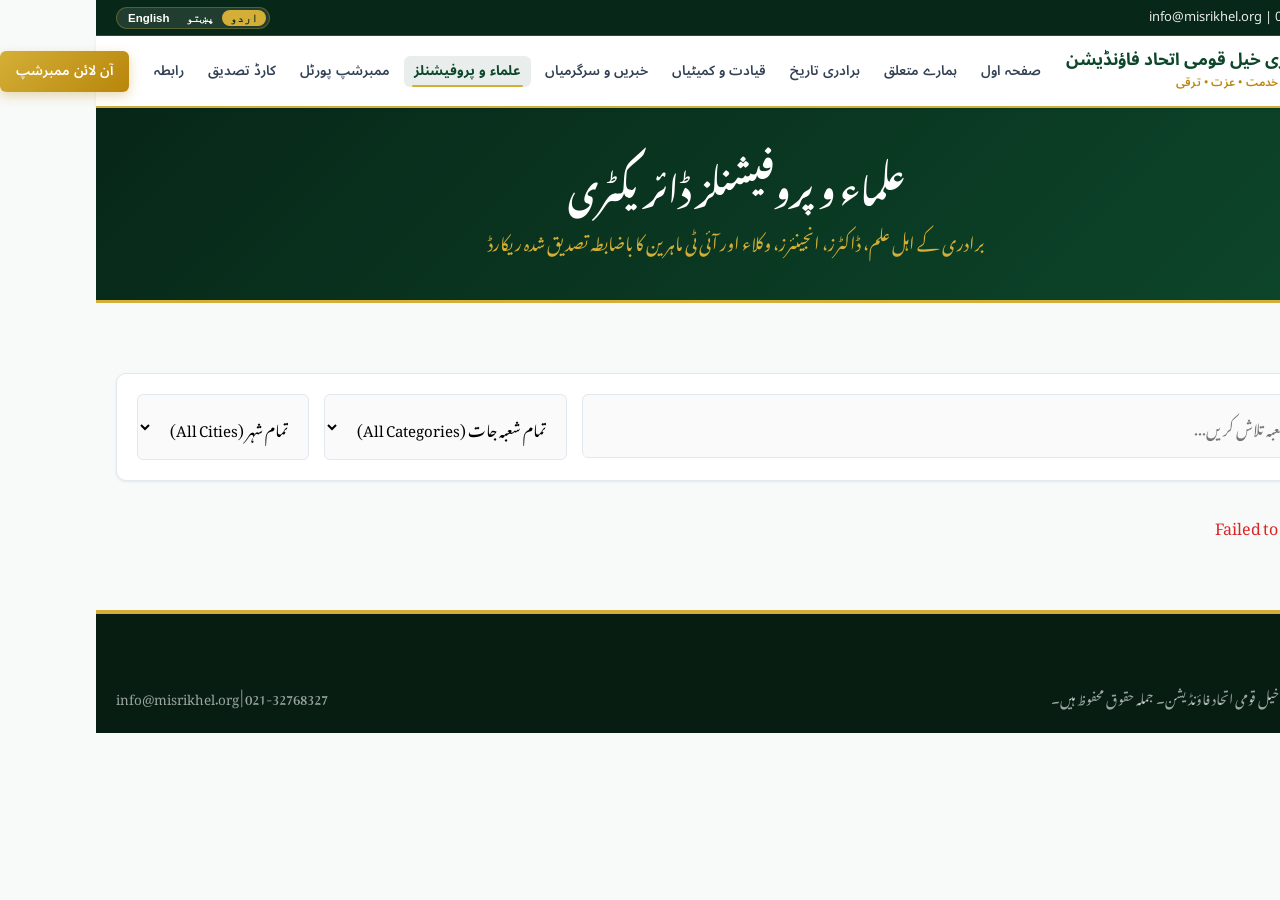
<file: professionals.html>
<!DOCTYPE html>
<html lang="ur" dir="rtl">
<head>
    <meta charset="UTF-8">
    <meta name="viewport" content="width=device-width, initial-scale=1.0">
    <title>علماء و پروفیشنلز ڈائریکٹری | مصری خیل قومی اتحاد</title>
    <link rel="icon" type="image/jpeg" href="images/logo.jpg">
    <link rel="stylesheet" href="style.css">
    <link rel="stylesheet" href="rtl.css">
    <style>
        .filter-bar {
            background: #fff;
            padding: 20px;
            border-radius: var(--radius-md);
            box-shadow: var(--shadow-sm);
            border: 1px solid var(--border);
            margin-bottom: 30px;
            display: flex;
            gap: 15px;
            flex-wrap: wrap;
        }
        .prof-card {
            background: #fff;
            border-radius: var(--radius-md);
            padding: 25px;
            border: 1px solid var(--border);
            box-shadow: var(--shadow-sm);
            transition: var(--transition);
            display: flex;
            flex-direction: column;
            justify-content: space-between;
        }
        .prof-card:hover {
            transform: translateY(-4px);
            box-shadow: var(--shadow-md);
            border-color: var(--secondary);
        }
        .prof-category-badge {
            background: var(--bg-subtle);
            color: var(--primary);
            font-size: 12.5px;
            font-weight: 700;
            padding: 4px 12px;
            border-radius: 20px;
            display: inline-block;
            margin-bottom: 10px;
        }
    </style>
</head>
<body class="lang-ur">
    <!-- Top Bar -->
    <div class="top-bar">
        <div class="container top-bar-inner">
            <div class="top-bar-contact">
                <span>021-32768327 | info@misrikhel.org</span>
            </div>
            <div class="lang-selector">
                <button class="lang-btn active" data-lang="ur">اردو</button>
                <button class="lang-btn" data-lang="ps">پښتو</button>
                <button class="lang-btn" data-lang="en">English</button>
            </div>
        </div>
    </div>

    <!-- Header -->
    <header class="main-header">
        <div class="container header-inner">
            <div class="brand-wrapper">
                <a href="index.html"><img src="images/logo.jpg" alt="Logo" class="brand-logo"></a>
                <div class="brand-titles">
                    <span class="brand-name" data-i18n="org_name">مصری خیل قومی اتحاد فاؤنڈیشن</span>
                    <span class="brand-motto" data-i18n="motto">اتحاد • خدمت • عزت • ترقی</span>
                </div>
            </div>
            <nav>
                <ul class="nav-menu">
                    <li><a href="index.html" class="nav-link" data-i18n="nav_home">صفحہ اول</a></li>
                    <li><a href="about.html" class="nav-link" data-i18n="nav_about">ہمارے متعلق</a></li>
                    <li><a href="history.html" class="nav-link" data-i18n="nav_history">برادری تاریخ</a></li>
                    <li><a href="leadership.html" class="nav-link" data-i18n="nav_leadership">قیادت و کمیٹیاں</a></li>
                    <li><a href="news-events.html" class="nav-link" data-i18n="nav_news">خبریں و سرگرمیاں</a></li>
                    <li><a href="professionals.html" class="nav-link active" data-i18n="nav_professionals">علماء و پروفیشنلز</a></li>
                    <li><a href="membership.html" class="nav-link" data-i18n="nav_membership">ممبرشپ پورٹل</a></li>
                    <li><a href="verify.html" class="nav-link" data-i18n="nav_verify">کارڈ تصدیق</a></li>
                    <li><a href="contact.html" class="nav-link" data-i18n="nav_contact">رابطہ</a></li>
                </ul>
            </nav>
            <div class="header-actions">
                <a href="membership.html" class="btn btn-gold" data-i18n="btn_join">آن لائن ممبرشپ</a>
                <button class="mobile-toggle" aria-label="Toggle navigation">☰</button>
            </div>
        </div>
    </header>

    <!-- Page Banner -->
    <section class="page-banner">
        <div class="container">
            <h1 style="font-size: 34px; font-weight: 700; margin-bottom: 10px;">علماء و پروفیشنلز ڈائریکٹری</h1>
            <p style="color: var(--secondary); font-size: 17px;">برادری کے اہل علم، ڈاکٹرز، انجینئرز، وکلاء اور آئی ٹی ماہرین کا باضابطہ تصدیق شدہ ریکارڈ</p>
        </div>
    </section>

    <!-- Directory Section -->
    <section class="section-padding">
        <div class="container">
            <!-- Filter Bar -->
            <div class="filter-bar">
                <div style="flex: 1; min-width: 220px;">
                    <input type="text" id="prof-search" class="form-control" placeholder="نام یا شعبہ تلاش کریں..." oninput="filterProfessionals()">
                </div>
                <div style="min-width: 180px;">
                    <select id="prof-category" class="form-control" onchange="filterProfessionals()">
                        <option value="ALL">تمام شعبہ جات (All Categories)</option>
                        <option value="Religious Scholar">علماء و دینی اسکالرز</option>
                        <option value="Doctor">ڈاکٹرز و طبی ماہرین</option>
                        <option value="Engineer">انجینئرز</option>
                        <option value="Lawyer">وکلاء و قانونی ماہرین</option>
                        <option value="IT">آئی ٹی و سافٹ ویئر ماہرین</option>
                        <option value="Teacher">اساتذہ و ماہرین تعلیم</option>
                    </select>
                </div>
                <div style="min-width: 150px;">
                    <select id="prof-city" class="form-control" onchange="filterProfessionals()">
                        <option value="ALL">تمام شہر (All Cities)</option>
                        <option value="Karachi">کراچی</option>
                        <option value="Shangla">شانگلہ</option>
                        <option value="Torghar">تورغر</option>
                        <option value="Islamabad">اسلام آباد</option>
                    </select>
                </div>
            </div>

            <!-- Grid container -->
            <div id="professionals-grid" style="display: grid; grid-template-columns: repeat(auto-fill, minmax(320px, 1fr)); gap: 25px;">
                <p>ڈائریکٹری لوڈ ہو رہی ہے...</p>
            </div>
        </div>
    </section>

    <!-- Footer -->
    <footer class="main-footer">
        <div class="container footer-bottom" style="border: none; padding-top: 0;">
            <span data-i18n="copyright">© 2026 مصری خیل قومی اتحاد فاؤنڈیشن۔ جملہ حقوق محفوظ ہیں۔</span>
            <span>021-32768327 | info@misrikhel.org</span>
        </div>
    </footer>

    <script src="i18n.js"></script>
    <script src="api.js"></script>
    <script src="app.js"></script>
    <script>
        let allProfessionals = [];

        async function loadProfessionals() {
            try {
                allProfessionals = await api.getProfessionals();
                renderProfessionals(allProfessionals);
            } catch (err) {
                document.getElementById('professionals-grid').innerHTML = `<p style="color: #DC2626;">خرابی: ${err.message}</p>`;
            }
        }

        function renderProfessionals(list) {
            const container = document.getElementById('professionals-grid');
            if (!list || list.length === 0) {
                container.innerHTML = `<p style="color: var(--text-muted); grid-column: 1 / -1; text-align: center; padding: 40px;">کوئی ریکارڈ نہیں ملا۔</p>`;
                return;
            }

            container.innerHTML = list.map(p => `
                <div class="prof-card">
                    <div>
                        <span class="prof-category-badge">${p.category}</span>
                        <h3 style="color: var(--primary-dark); font-size: 19px; margin-bottom: 6px;">${p.full_name_ur}</h3>
                        <p style="color: var(--text-muted); font-size: 14px; margin-bottom: 12px;">${p.full_name_en}</p>
                        
                        <div style="font-size: 14px; margin-bottom: 8px;">
                            🎓 <b>تعلیم / ڈگری:</b> ${p.qualification}
                        </div>
                        ${p.specialization ? `<div style="font-size: 14px; margin-bottom: 8px;">🎯 <b>تخصص / شعبہ:</b> ${p.specialization}</div>` : ''}
                        <div style="font-size: 14px; margin-bottom: 8px;">
                            📍 <b>شہر:</b> ${p.current_city} ${p.current_workplace ? `(${p.current_workplace})` : ''}
                        </div>
                        ${p.bio ? `<p style="font-size: 13.5px; color: #475569; background: #F8FAFC; padding: 10px; border-radius: 6px; margin-top: 10px;">${p.bio}</p>` : ''}
                    </div>

                    ${p.contact_phone ? `
                        <div style="margin-top: 20px; padding-top: 12px; border-top: 1px solid var(--border); font-size: 13px; color: var(--primary); font-weight: 600;">
                            📞 رابطہ: ${p.contact_phone}
                        </div>
                    ` : ''}
                </div>
            `).join('');
        }

        function filterProfessionals() {
            const search = document.getElementById('prof-search').value.toLowerCase().trim();
            const cat = document.getElementById('prof-category').value;
            const city = document.getElementById('prof-city').value;

            let filtered = allProfessionals.filter(p => {
                const matchCat = (cat === 'ALL' || p.category === cat);
                const matchCity = (city === 'ALL' || p.current_city === city);
                const matchSearch = (!search || 
                    p.full_name_ur.toLowerCase().includes(search) || 
                    p.full_name_en.toLowerCase().includes(search) ||
                    p.qualification.toLowerCase().includes(search)
                );
                return matchCat && matchCity && matchSearch;
            });

            renderProfessionals(filtered);
        }

        document.addEventListener('DOMContentLoaded', loadProfessionals);
    </script>
</body>
</html>
</file>
<file: style.css>
/* Misri Khel Qaumi Ittehad - Design System & Stylesheet */
@import url('https://fonts.googleapis.com/css2?family=Noto+Nastaliq+Urdu:wght@400;700&family=Noto+Sans+Arabic:wght@400;600;700&family=Outfit:wght@300;400;500;600;700&family=Urbanist:wght@400;500;600;700&display=swap');

:root {
    --primary: #0D472B;
    --primary-light: #145A32;
    --primary-dark: #072718;
    --secondary: #D4AF37;
    --secondary-dark: #B8860B;
    --secondary-light: #FBF4DB;
    --accent: #F59E0B;
    --dark: #111C55;
    --text-main: #2D3748;
    --text-muted: #64748B;
    --bg-light: #F8FAF9;
    --bg-subtle: #F0F5FA;
    --white: #FFFFFF;
    --border: #E2E8F0;
    --shadow-sm: 0 1px 3px rgba(0,0,0,0.08);
    --shadow-md: 0 4px 14px rgba(13, 71, 43, 0.08);
    --shadow-lg: 0 10px 25px rgba(0,0,0,0.1);
    --radius-sm: 6px;
    --radius-md: 10px;
    --radius-lg: 16px;
    --radius-full: 9999px;
    --font-en: 'Urbanist', 'Outfit', sans-serif;
    --font-ur: 'Noto Nastaliq Urdu', 'Noto Sans Arabic', serif;
    --font-ps: 'Noto Sans Arabic', 'Noto Nastaliq Urdu', sans-serif;
    --transition: all 0.25s ease-in-out;
}

* {
    margin: 0;
    padding: 0;
    box-sizing: border-box;
}

body {
    font-family: var(--font-ur);
    color: var(--text-main);
    background-color: var(--bg-light);
    line-height: 1.8;
    overflow-x: hidden;
}

body.lang-en {
    font-family: var(--font-en);
    line-height: 1.6;
}

body.lang-ps {
    font-family: var(--font-ps);
    line-height: 1.8;
}

a {
    color: inherit;
    text-decoration: none;
    transition: var(--transition);
}

img {
    max-width: 100%;
    height: auto;
    display: block;
}

/* Container */
.container {
    width: 100%;
    max-width: 1280px;
    margin: 0 auto;
    padding: 0 20px;
}

/* Top Bar */
.top-bar {
    background: #072718;
    color: rgba(255, 255, 255, 0.9);
    font-size: 13px;
    padding: 6px 0;
    border-bottom: 1px solid rgba(212, 175, 55, 0.25);
    font-family: 'Noto Sans Arabic', 'Segoe UI', Tahoma, sans-serif;
}

.top-bar-inner {
    display: flex;
    justify-content: space-between;
    align-items: center;
    gap: 12px;
}

.top-bar-contact {
    display: flex;
    align-items: center;
    gap: 16px;
}

.top-bar-contact-item {
    display: flex;
    align-items: center;
    gap: 6px;
    color: rgba(255, 255, 255, 0.85);
}

.top-bar-contact-item svg {
    fill: var(--secondary);
    width: 14px;
    height: 14px;
}

.top-bar-admin-badge {
    display: inline-flex;
    align-items: center;
    gap: 5px;
    padding: 2px 10px;
    border-radius: 12px;
    background: rgba(212, 175, 55, 0.15);
    border: 1px solid rgba(212, 175, 55, 0.35);
    color: var(--secondary);
    font-size: 12px;
    text-decoration: none;
    transition: var(--transition);
}

.top-bar-admin-badge:hover {
    background: var(--secondary);
    color: #072718;
}

.top-bar-social {
    display: flex;
    align-items: center;
    gap: 12px;
}

.top-bar-social a {
    color: rgba(255, 255, 255, 0.85);
    display: flex;
    align-items: center;
    justify-content: center;
    transition: var(--transition);
}

.top-bar-social a:hover {
    color: var(--secondary);
}

/* Language Selector */
.lang-selector {
    display: flex;
    align-items: center;
    background: rgba(255, 255, 255, 0.1);
    border: 1px solid rgba(212, 175, 55, 0.3);
    border-radius: 16px;
    padding: 2px 3px;
}

.lang-btn {
    background: transparent;
    border: none;
    color: #fff;
    padding: 2px 8px;
    font-size: 11.5px;
    cursor: pointer;
    border-radius: 12px;
    transition: var(--transition);
    font-weight: 600;
}

.lang-btn.active {
    background: var(--secondary);
    color: #072718;
}

/* Main Navigation Bar */
.main-header {
    background: #fff;
    box-shadow: var(--shadow-sm);
    position: sticky;
    top: 0;
    z-index: 1000;
    border-bottom: 2px solid var(--secondary);
}

.header-inner {
    display: flex;
    align-items: center;
    justify-content: space-between;
    padding: 10px 0;
    gap: 15px;
}

.brand-wrapper {
    display: flex;
    align-items: center;
    gap: 12px;
    flex-shrink: 0;
    text-decoration: none;
}

.brand-logo {
    width: 50px;
    height: 50px;
    object-fit: contain;
    border-radius: 50%;
    box-shadow: 0 0 8px rgba(13, 71, 43, 0.15);
    border: 2px solid var(--secondary);
    background: #fff;
    flex-shrink: 0;
}

.brand-titles {
    display: flex;
    flex-direction: column;
}

.brand-name {
    font-size: 17px;
    font-weight: 700;
    color: var(--primary);
    line-height: 1.25;
    font-family: 'Noto Sans Arabic', 'Segoe UI', Tahoma, sans-serif;
}

.brand-motto {
    font-size: 11.5px;
    color: var(--secondary-dark);
    font-weight: 600;
    letter-spacing: 0.2px;
    font-family: 'Noto Sans Arabic', 'Segoe UI', Tahoma, sans-serif;
}

.nav-menu {
    display: flex;
    align-items: center;
    list-style: none;
    gap: 4px;
    margin: 0;
    padding: 0;
    font-family: 'Noto Sans Arabic', 'Segoe UI', Tahoma, sans-serif;
}

.nav-link {
    font-size: 13.5px;
    font-weight: 600;
    color: #334155;
    padding: 6px 10px;
    border-radius: 6px;
    position: relative;
    transition: var(--transition);
    white-space: nowrap;
    display: inline-block;
    line-height: 1.4;
    text-decoration: none;
}

.nav-link:hover {
    color: var(--primary);
    background: rgba(13, 71, 43, 0.06);
}

.nav-link.active {
    color: var(--primary);
    background: rgba(13, 71, 43, 0.09);
    font-weight: 700;
}

.nav-link.active::after {
    content: '';
    position: absolute;
    bottom: 0px;
    left: 8px;
    right: 8px;
    height: 2px;
    background: var(--secondary);
    border-radius: 2px;
}

.header-actions {
    display: flex;
    align-items: center;
    gap: 10px;
    flex-shrink: 0;
}

.header-actions .btn {
    padding: 8px 16px;
    font-size: 13.5px;
    white-space: nowrap;
    font-family: 'Noto Sans Arabic', 'Segoe UI', Tahoma, sans-serif;
    border-radius: 6px;
}

.btn {
    display: inline-flex;
    align-items: center;
    justify-content: center;
    gap: 8px;
    padding: 10px 22px;
    border-radius: var(--radius-sm);
    font-weight: 600;
    font-size: 14.5px;
    cursor: pointer;
    border: none;
    transition: var(--transition);
}

.btn-primary {
    background: var(--primary);
    color: #fff;
    box-shadow: 0 4px 10px rgba(13, 71, 43, 0.25);
}

.btn-primary:hover {
    background: var(--primary-light);
    transform: translateY(-2px);
    box-shadow: 0 6px 15px rgba(13, 71, 43, 0.35);
}

.btn-gold {
    background: linear-gradient(135deg, #D4AF37 0%, #B8860B 100%);
    color: #fff;
    box-shadow: 0 4px 12px rgba(184, 134, 11, 0.3);
}

.btn-gold:hover {
    background: linear-gradient(135deg, #E5C158 0%, #D4AF37 100%);
    color: var(--primary-dark);
    transform: translateY(-2px);
}

.btn-outline {
    background: transparent;
    border: 1.5px solid var(--primary);
    color: var(--primary);
}

.btn-outline:hover {
    background: var(--primary);
    color: #fff;
}

.mobile-toggle {
    display: none;
    background: transparent;
    border: none;
    cursor: pointer;
    font-size: 24px;
    color: var(--primary);
}

/* Urgent Announcement Bar */
.announcement-ticker {
    background: #FFFBEB;
    border-bottom: 1px solid #FDE68A;
    padding: 9px 0;
    font-size: 14px;
    display: flex;
    align-items: center;
}

.ticker-inner {
    display: flex;
    align-items: center;
    gap: 15px;
}

.ticker-badge {
    background: #DC2626;
    color: #fff;
    font-size: 12px;
    font-weight: 700;
    padding: 3px 10px;
    border-radius: 4px;
    white-space: nowrap;
}

.ticker-text {
    color: #92400E;
    font-weight: 600;
}

/* Hero Section */
.hero-section {
    position: relative;
    background: linear-gradient(135deg, rgba(7, 39, 24, 0.94) 0%, rgba(13, 71, 43, 0.90) 100%), url('/public/images/hero-bg.jpg') center/cover no-repeat;
    color: #fff;
    padding: 80px 0 100px;
    text-align: center;
    border-bottom: 4px solid var(--secondary);
}

.hero-content {
    max-width: 900px;
    margin: 0 auto;
}

.hero-crest {
    width: 130px;
    height: 130px;
    margin: 0 auto 20px;
    border-radius: 50%;
    border: 4px solid var(--secondary);
    box-shadow: 0 0 30px rgba(212, 175, 55, 0.4);
    background: #fff;
    padding: 4px;
}

.hero-title {
    font-size: 38px;
    font-weight: 700;
    color: #fff;
    margin-bottom: 15px;
    text-shadow: 0 2px 8px rgba(0,0,0,0.4);
}

.hero-subtitle {
    font-size: 20px;
    color: var(--secondary);
    font-weight: 600;
    margin-bottom: 25px;
    letter-spacing: 1px;
}

.hero-desc {
    font-size: 17px;
    line-height: 1.9;
    color: rgba(255, 255, 255, 0.9);
    margin-bottom: 35px;
}

.hero-buttons {
    display: flex;
    justify-content: center;
    gap: 16px;
    flex-wrap: wrap;
}

/* Stats Counter Section (Bantva Memon Jamat Style) */
.stats-section {
    margin-top: -50px;
    position: relative;
    z-index: 10;
    margin-bottom: 60px;
}

.stats-grid {
    display: grid;
    grid-template-columns: repeat(4, 1fr);
    background: #fff;
    border-radius: var(--radius-lg);
    box-shadow: var(--shadow-lg);
    border: 1px solid var(--border);
    overflow: hidden;
}

.stat-card {
    padding: 30px 20px;
    text-align: center;
    border-right: 1px solid var(--border);
    transition: var(--transition);
}

.stat-card:last-child {
    border-right: none;
}

.stat-card:hover {
    background: #FCFBF7;
    transform: translateY(-3px);
}

.stat-number {
    font-size: 38px;
    font-weight: 700;
    color: var(--primary);
    font-family: var(--font-en);
    line-height: 1.1;
    margin-bottom: 8px;
}

.stat-label {
    font-size: 15px;
    color: var(--text-muted);
    font-weight: 600;
}

/* Section Common Styles */
.section-padding {
    padding: 70px 0;
}

.section-header {
    text-align: center;
    max-width: 700px;
    margin: 0 auto 50px;
}

.section-tag {
    display: inline-block;
    color: var(--secondary-dark);
    font-size: 14px;
    font-weight: 700;
    text-transform: uppercase;
    letter-spacing: 1.5px;
    margin-bottom: 8px;
    background: var(--secondary-light);
    padding: 4px 16px;
    border-radius: 20px;
}

.section-title {
    font-size: 32px;
    color: var(--primary-dark);
    font-weight: 700;
    margin-bottom: 15px;
    position: relative;
}

.section-title::after {
    content: '';
    display: block;
    width: 60px;
    height: 3px;
    background: var(--secondary);
    margin: 12px auto 0;
    border-radius: 2px;
}

.section-subtitle {
    font-size: 16px;
    color: var(--text-muted);
}

/* Memon Samaj Magazine / Publication Grid */
.samaj-grid {
    display: grid;
    grid-template-columns: repeat(auto-fill, minmax(280px, 1fr));
    gap: 30px;
}

.samaj-card {
    background: #fff;
    border-radius: var(--radius-md);
    overflow: hidden;
    box-shadow: var(--shadow-sm);
    border: 1px solid var(--border);
    transition: var(--transition);
    display: flex;
    flex-direction: column;
}

.samaj-card:hover {
    transform: translateY(-5px);
    box-shadow: var(--shadow-md);
    border-color: var(--secondary);
}

.samaj-thumbnail {
    position: relative;
    height: 320px;
    background: #EEF2F6;
    display: flex;
    align-items: center;
    justify-content: center;
    overflow: hidden;
}

.samaj-thumbnail img {
    width: 100%;
    height: 100%;
    object-fit: cover;
    transition: transform 0.4s ease;
}

.samaj-card:hover .samaj-thumbnail img {
    transform: scale(1.05);
}

.samaj-badge {
    position: absolute;
    top: 15px;
    right: 15px;
    background: var(--primary);
    color: #fff;
    font-size: 12px;
    font-weight: 600;
    padding: 5px 12px;
    border-radius: 4px;
    box-shadow: 0 2px 6px rgba(0,0,0,0.2);
}

.samaj-body {
    padding: 20px;
    flex-grow: 1;
    display: flex;
    flex-direction: column;
    justify-content: space-between;
}

.samaj-title {
    font-size: 18px;
    font-weight: 700;
    color: var(--primary-dark);
    margin-bottom: 12px;
    line-height: 1.4;
}

.samaj-readmore {
    display: inline-flex;
    align-items: center;
    gap: 6px;
    color: var(--primary);
    font-weight: 600;
    font-size: 14px;
    margin-top: 15px;
}

.samaj-readmore:hover {
    color: var(--secondary-dark);
}

/* Downloads Section (bmjr.net Style) */
.downloads-grid {
    display: grid;
    grid-template-columns: repeat(auto-fit, minmax(320px, 1fr));
    gap: 25px;
}

.download-box {
    background: #fff;
    border-radius: var(--radius-md);
    padding: 30px;
    border: 1px solid var(--border);
    text-align: center;
    box-shadow: var(--shadow-sm);
    transition: var(--transition);
}

.download-box:hover {
    transform: translateY(-6px);
    box-shadow: var(--shadow-md);
    border-color: var(--primary);
}

.download-icon {
    width: 70px;
    height: 70px;
    background: var(--bg-subtle);
    border-radius: 50%;
    display: flex;
    align-items: center;
    justify-content: center;
    margin: 0 auto 20px;
    color: var(--primary);
    font-size: 28px;
}

.download-title {
    font-size: 19px;
    font-weight: 700;
    color: var(--dark);
    margin-bottom: 15px;
}

/* News & Activities Cards */
.news-grid {
    display: grid;
    grid-template-columns: repeat(auto-fit, minmax(340px, 1fr));
    gap: 30px;
}

.news-card {
    background: #fff;
    border-radius: var(--radius-md);
    border: 1px solid var(--border);
    overflow: hidden;
    box-shadow: var(--shadow-sm);
    transition: var(--transition);
}

.news-card:hover {
    transform: translateY(-5px);
    box-shadow: var(--shadow-md);
}

.news-body {
    padding: 25px;
}

.news-meta {
    font-size: 13px;
    color: var(--text-muted);
    margin-bottom: 10px;
    display: flex;
    align-items: center;
    gap: 12px;
}

.news-title {
    font-size: 19px;
    font-weight: 700;
    color: var(--primary-dark);
    margin-bottom: 12px;
    line-height: 1.4;
}

.news-excerpt {
    font-size: 15px;
    color: var(--text-main);
    line-height: 1.7;
    margin-bottom: 18px;
}

/* Video Gallery Section */
.video-grid {
    display: grid;
    grid-template-columns: repeat(auto-fit, minmax(280px, 1fr));
    gap: 25px;
}

.video-card {
    background: #fff;
    border-radius: var(--radius-md);
    overflow: hidden;
    border: 1px solid var(--border);
    box-shadow: var(--shadow-sm);
}

.video-thumb {
    position: relative;
    height: 190px;
    background: #000;
}

.video-thumb img {
    width: 100%;
    height: 100%;
    object-fit: cover;
    opacity: 0.85;
}

.video-play-btn {
    position: absolute;
    top: 50%;
    left: 50%;
    transform: translate(-50%, -50%);
    width: 55px;
    height: 55px;
    background: rgba(220, 38, 38, 0.9);
    border-radius: 50%;
    display: flex;
    align-items: center;
    justify-content: center;
    color: #fff;
    font-size: 20px;
    cursor: pointer;
    box-shadow: 0 0 20px rgba(0,0,0,0.5);
    transition: var(--transition);
}

.video-play-btn:hover {
    transform: translate(-50%, -50%) scale(1.1);
    background: #DC2626;
}

.video-title {
    padding: 15px;
    font-size: 15px;
    font-weight: 700;
    color: var(--dark);
    text-align: center;
}

/* Footer (Institutional & Prestigious) */
.main-footer {
    background: #071D12;
    color: rgba(255, 255, 255, 0.8);
    padding: 70px 0 25px;
    border-top: 4px solid var(--secondary);
}

.footer-grid {
    display: grid;
    grid-template-columns: 2fr 1fr 1fr 1.5fr;
    gap: 40px;
    margin-bottom: 50px;
}

.footer-col h4 {
    color: #fff;
    font-size: 18px;
    font-weight: 700;
    margin-bottom: 22px;
    position: relative;
    padding-bottom: 10px;
}

.footer-col h4::after {
    content: '';
    position: absolute;
    bottom: 0;
    right: 0;
    width: 35px;
    height: 2px;
    background: var(--secondary);
}

body.lang-en .footer-col h4::after {
    right: auto;
    left: 0;
}

.footer-about p {
    font-size: 14.5px;
    line-height: 1.8;
    margin-bottom: 20px;
}

.footer-links {
    list-style: none;
}

.footer-links li {
    margin-bottom: 10px;
}

.footer-links a {
    color: rgba(255, 255, 255, 0.75);
    font-size: 14.5px;
    display: inline-block;
    transition: var(--transition);
}

.footer-links a:hover {
    color: var(--secondary);
    transform: translateX(-4px);
}

body.lang-en .footer-links a:hover {
    transform: translateX(4px);
}

.footer-contact-item {
    display: flex;
    align-items: flex-start;
    gap: 12px;
    margin-bottom: 15px;
    font-size: 14.5px;
}

.footer-contact-item svg {
    fill: var(--secondary);
    width: 18px;
    height: 18px;
    flex-shrink: 0;
    margin-top: 4px;
}

.footer-bottom {
    padding-top: 25px;
    border-top: 1px solid rgba(255, 255, 255, 0.1);
    display: flex;
    justify-content: space-between;
    align-items: center;
    flex-wrap: wrap;
    gap: 15px;
    font-size: 13.5px;
    color: rgba(255, 255, 255, 0.6);
}

/* Forms & Membership Portal */
.form-card {
    background: #fff;
    border-radius: var(--radius-lg);
    padding: 40px;
    box-shadow: var(--shadow-md);
    border: 1px solid var(--border);
    max-width: 800px;
    margin: 0 auto;
}

.form-group {
    margin-bottom: 20px;
}

.form-label {
    display: block;
    font-size: 14.5px;
    font-weight: 600;
    color: var(--primary-dark);
    margin-bottom: 6px;
}

.form-control {
    width: 100%;
    padding: 12px 16px;
    border: 1.5px solid var(--border);
    border-radius: var(--radius-sm);
    font-size: 15px;
    font-family: inherit;
    transition: var(--transition);
    background: #FAFAFA;
}

.form-control:focus {
    border-color: var(--primary);
    background: #fff;
    outline: none;
    box-shadow: 0 0 0 3px rgba(13, 71, 43, 0.12);
}

.form-row {
    display: grid;
    grid-template-columns: 1fr 1fr;
    gap: 20px;
}

/* Universal Responsive Grid System */
.grid {
    display: grid;
    gap: 24px;
}
.grid-2 { grid-template-columns: repeat(2, 1fr); }
.grid-3 { grid-template-columns: repeat(3, 1fr); }
.grid-4 { grid-template-columns: repeat(4, 1fr); }

/* Custom Page Layout Grids */
.about-grid {
    display: grid;
    grid-template-columns: 1fr 1fr;
    gap: 30px;
    margin-bottom: 40px;
}

.contact-layout-grid {
    display: grid;
    grid-template-columns: 1fr 1.2fr;
    gap: 40px;
}

.form-row-2col {
    display: grid;
    grid-template-columns: 1fr 1fr;
    gap: 15px;
}

/* Responsive Breakpoints */
@media (max-width: 1024px) {
    .grid-4 {
        grid-template-columns: repeat(2, 1fr);
    }
    .grid-3 {
        grid-template-columns: repeat(2, 1fr);
    }
    .footer-grid {
        grid-template-columns: 1fr 1fr;
    }
    .stats-grid {
        grid-template-columns: repeat(2, 1fr);
    }
    .stat-card:nth-child(2) {
        border-right: none;
    }
    .stat-card {
        border-bottom: 1px solid var(--border);
    }
}

@media (max-width: 900px) {
    .nav-menu {
        display: none;
    }
    .nav-menu.show {
        display: flex;
        flex-direction: column;
        position: absolute;
        top: 100%;
        left: 0;
        right: 0;
        width: 100%;
        background: #ffffff;
        padding: 16px 20px;
        box-shadow: 0 15px 30px rgba(0, 0, 0, 0.15);
        border-bottom: 3px solid var(--secondary);
        z-index: 99999;
        gap: 6px;
        animation: slideNavDown 0.22s ease-out;
    }
    .nav-menu.show .nav-link {
        padding: 12px 14px;
        font-size: 15px;
        border-radius: 6px;
        border-bottom: 1px solid #f1f5f9;
        width: 100%;
        display: block;
        background: #fafafa;
    }
    .nav-menu.show .nav-link:last-child {
        border-bottom: none;
    }
    .nav-menu.show .nav-link.active {
        background: rgba(13, 71, 43, 0.08);
        color: var(--primary);
        font-weight: 700;
    }
    .mobile-toggle {
        display: inline-flex;
        align-items: center;
        justify-content: center;
        width: 40px;
        height: 40px;
        border-radius: 8px;
        background: rgba(13, 71, 43, 0.08);
        border: 1px solid var(--secondary);
        color: var(--primary);
        font-size: 20px;
        cursor: pointer;
        transition: var(--transition);
    }
    .mobile-toggle:hover {
        background: var(--primary);
        color: #fff;
    }
}

@media (max-width: 768px) {
    /* Layout and Grids */
    .grid-4, .grid-3, .grid-2,
    .about-grid, .contact-layout-grid, .form-row-2col,
    .downloads-grid, .news-grid, .video-grid, .footer-grid {
        grid-template-columns: 1fr !important;
        gap: 20px !important;
    }

    /* Top Utility Bar */
    .top-bar-inner {
        flex-direction: column;
        gap: 6px;
        padding: 4px 0;
        text-align: center;
    }
    .top-bar-contact {
        justify-content: center;
        font-size: 11.5px;
        flex-wrap: wrap;
        gap: 10px;
    }
    .top-bar-admin-badge {
        font-size: 11.5px;
        padding: 3px 9px;
    }
    .lang-selector {
        padding: 1px 3px;
    }
    .lang-btn {
        padding: 2px 7px;
        font-size: 11px;
    }

    /* Header & Brand */
    .header-inner {
        padding: 8px 0;
    }
    .brand-logo {
        width: 44px;
        height: 44px;
    }
    .brand-name {
        font-size: 15px;
        line-height: 1.25;
    }
    .brand-motto {
        font-size: 10.5px;
    }
    .header-actions {
        gap: 8px;
    }
    .header-actions .btn {
        padding: 7px 12px;
        font-size: 12px;
    }

    /* Hero Section */
    .hero-section {
        padding: 40px 15px 35px 15px;
    }
    .hero-crest {
        width: 80px;
        height: 80px;
        margin-bottom: 15px;
    }
    .hero-title {
        font-size: 24px;
        line-height: 1.3;
        margin-bottom: 10px;
    }
    .hero-subtitle {
        font-size: 14px;
        margin-bottom: 15px;
    }
    .hero-desc {
        font-size: 13.5px;
        line-height: 1.75;
        margin-bottom: 25px;
    }
    .hero-buttons {
        flex-direction: column;
        width: 100%;
        gap: 10px;
    }
    .hero-buttons .btn {
        width: 100%;
        text-align: center;
        padding: 12px 16px;
        font-size: 14.5px;
    }

    /* Stats Section */
    .stats-section {
        margin-top: 25px;
    }
    .stats-grid {
        grid-template-columns: repeat(2, 1fr);
        gap: 8px;
    }
    .stat-card {
        padding: 16px 10px;
        border: 1px solid var(--border);
        border-radius: var(--radius-sm);
        background: #fff;
    }
    .stat-number {
        font-size: 24px;
    }
    .stat-label {
        font-size: 12px;
    }

    /* Form and Inputs */
    .form-row {
        grid-template-columns: 1fr;
        gap: 12px;
    }
    .form-control {
        font-size: 16px; /* Crucial: Prevents unwanted iOS mobile auto-zoom */
        padding: 10px 12px;
    }
    .form-card {
        padding: 22px 16px;
    }

    /* Tables & Modals */
    .table-responsive {
        width: 100%;
        overflow-x: auto;
        -webkit-overflow-scrolling: touch;
        margin-bottom: 15px;
    }
    .admin-table {
        min-width: 650px;
        font-size: 12.5px;
    }

    /* Footer */
    .footer-bottom-inner {
        flex-direction: column;
        gap: 8px;
        text-align: center;
    }
}

@media (max-width: 480px) {
    .stats-grid {
        grid-template-columns: 1fr;
    }
    .brand-titles {
        max-width: 200px;
    }
    .brand-name {
        font-size: 13.5px;
        white-space: nowrap;
        overflow: hidden;
        text-overflow: ellipsis;
    }
    .brand-motto {
        display: none;
    }
    .header-actions .btn {
        display: none; /* In very narrow screens, rely on the hamburger drawer */
    }
}

@keyframes slideNavDown {
    from {
        opacity: 0;
        transform: translateY(-10px);
    }
    to {
        opacity: 1;
        transform: translateY(0);
    }
}

/* 3D Virtual Card Flip Styles */
.virtual-card-wrapper {
    perspective: 1000px;
    max-width: 440px;
    width: 100%;
    margin: 20px auto;
}
.virtual-card-inner {
    position: relative;
    width: 100%;
    height: 260px;
    transition: transform 0.8s cubic-bezier(0.175, 0.885, 0.32, 1.275);
    transform-style: preserve-3d;
    cursor: pointer;
}
.virtual-card-inner.is-flipped {
    transform: rotateY(180deg);
}
.virtual-card-front, .virtual-card-back {
    position: absolute;
    width: 100%;
    height: 100%;
    -webkit-backface-visibility: hidden;
    backface-visibility: hidden;
    border-radius: 16px;
    box-shadow: 0 14px 28px rgba(13, 71, 43, 0.25), 0 0 0 2px #D4AF37;
    overflow: hidden;
    padding: 20px 22px;
    display: flex;
    flex-direction: column;
    justify-content: space-between;
}
.virtual-card-front {
    background: linear-gradient(135deg, #072718 0%, #0D472B 65%, #145A32 100%);
    color: #fff;
}
.virtual-card-back {
    background: linear-gradient(135deg, #145A32 0%, #0D472B 50%, #072718 100%);
    color: #fff;
    transform: rotateY(180deg);
    border: 2px dashed rgba(212, 175, 55, 0.6);
}
.v-card-header {
    display: flex;
    justify-content: space-between;
    align-items: center;
    border-bottom: 1px solid rgba(212, 175, 55, 0.4);
    padding-bottom: 10px;
}
.v-card-body {
    display: flex;
    justify-content: space-between;
    align-items: center;
    margin: 10px 0;
}
.v-card-footer {
    display: flex;
    justify-content: space-between;
    align-items: center;
    border-top: 1px solid rgba(212, 175, 55, 0.3);
    padding-top: 10px;
    font-size: 11.5px;
    color: #E2E8F0;
}

/* Official Member Dossier Certificate */
.member-dossier-card {
    background: #fff;
    border: 2px solid #D4AF37;
    border-radius: 16px;
    padding: 30px;
    margin-top: 25px;
    box-shadow: 0 10px 30px rgba(0,0,0,0.06);
    position: relative;
    overflow: hidden;
}
.dossier-watermark {
    position: absolute;
    top: 50%;
    left: 50%;
    transform: translate(-50%, -50%);
    width: 280px;
    height: 280px;
    opacity: 0.05;
    pointer-events: none;
}
.dossier-grid {
    display: grid;
    grid-template-columns: repeat(2, 1fr);
    gap: 16px;
    margin: 20px 0;
    text-align: right;
}
@media (max-width: 600px) {
    .dossier-grid {
        grid-template-columns: 1fr !important;
    }
}
.dossier-item {
    background: #F8FAF9;
    padding: 12px 16px;
    border-radius: 8px;
    border-right: 3px solid #0D472B;
}
.dossier-item .label {
    font-size: 12px;
    color: #64748B;
    margin-bottom: 4px;
}
.dossier-item .value {
    font-size: 15px;
    font-weight: 700;
    color: #0F172A;
}

/* Financial Fee Badge */
.fee-badge-paid {
    background: #e8f5e9;
    color: #1b5e20;
    border: 1px solid #a5d6a7;
    padding: 6px 14px;
    border-radius: 20px;
    font-size: 13px;
    font-weight: 700;
    display: inline-flex;
    align-items: center;
    gap: 6px;
}

/* Global Quick Search Box */
.global-search-container {
    max-width: 680px;
    margin: 25px auto 0 auto;
    background: #fff;
    padding: 6px;
    border-radius: 50px;
    box-shadow: 0 8px 25px rgba(0,0,0,0.18);
    display: flex;
    align-items: center;
    border: 2px solid #D4AF37;
}
.global-search-input {
    flex: 1;
    border: none;
    outline: none;
    padding: 12px 20px;
    font-size: 15px;
    border-radius: 50px;
    font-family: 'Noto Sans Arabic', 'Segoe UI', sans-serif;
}
.global-search-btn {
    border-radius: 50px;
    padding: 10px 24px;
    font-size: 14px;
    font-weight: 700;
    white-space: nowrap;
}
@media (max-width: 600px) {
    .global-search-container {
        border-radius: 12px;
        flex-direction: column;
        padding: 8px;
        gap: 8px;
    }
    .global-search-input {
        width: 100%;
        padding: 10px 12px;
    }
    .global-search-btn {
        width: 100%;
        border-radius: 8px;
    }
}

/* Modern Central Cabinet / Leadership Styles */
.cabinet-filter-bar {
    display: flex;
    justify-content: center;
    gap: 10px;
    margin-bottom: 25px;
    flex-wrap: wrap;
}
.cabinet-filter-btn {
    padding: 10px 22px;
    border-radius: 30px;
    border: 1.5px solid #E2E8F0;
    background: #fff;
    color: #475569;
    font-size: 14px;
    font-weight: 700;
    cursor: pointer;
    transition: all 0.25s ease;
}
.cabinet-filter-btn:hover {
    border-color: #D4AF37;
    color: #0D472B;
    transform: translateY(-2px);
}
.cabinet-filter-btn.active {
    background: #0D472B;
    color: #fff;
    border-color: #0D472B;
    box-shadow: 0 4px 14px rgba(13, 71, 43, 0.25);
}

.cabinet-view-toggle {
    display: flex;
    justify-content: center;
    gap: 10px;
    margin-bottom: 30px;
}
.view-toggle-btn {
    padding: 8px 20px;
    border-radius: 20px;
    border: 1.5px solid #CBD5E1;
    background: #F8FAFC;
    color: #475569;
    font-size: 13.5px;
    font-weight: 700;
    cursor: pointer;
    transition: all 0.2s ease;
}
.view-toggle-btn.active {
    background: #D4AF37;
    color: #072718;
    border-color: #D4AF37;
}

/* Cabinet Cards Grid */
.cabinet-grid {
    display: grid;
    grid-template-columns: repeat(auto-fill, minmax(290px, 1fr));
    gap: 24px;
    margin-bottom: 50px;
}
.cabinet-card {
    background: #fff;
    border-radius: 16px;
    border: 1.5px solid #E2E8F0;
    box-shadow: 0 6px 18px rgba(0, 0, 0, 0.04);
    padding: 24px 20px;
    text-align: center;
    position: relative;
    transition: transform 0.3s cubic-bezier(0.165, 0.84, 0.44, 1), box-shadow 0.3s ease, border-color 0.3s ease;
    display: flex;
    flex-direction: column;
    justify-content: space-between;
}
.cabinet-card:hover {
    transform: translateY(-6px);
    box-shadow: 0 14px 30px rgba(13, 71, 43, 0.12);
    border-color: #D4AF37;
}
.cabinet-card.highlight-joint-sec {
    border: 2px solid #10B981;
    background: linear-gradient(180deg, #FFFFFF 0%, #F0FDF4 100%);
    box-shadow: 0 8px 24px rgba(16, 185, 129, 0.14);
}
.cabinet-card.is-vacant {
    background: #FAFBFB;
    border-style: dashed;
    border-color: #CBD5E1;
    opacity: 0.85;
}

.cabinet-card-number {
    position: absolute;
    top: 14px;
    right: 16px;
    background: #F1F5F9;
    color: #475569;
    font-size: 12px;
    font-weight: 800;
    padding: 2px 10px;
    border-radius: 20px;
    font-family: monospace;
}
.cabinet-card.highlight-joint-sec .cabinet-card-number {
    background: #D1FAE5;
    color: #065F46;
}

.cabinet-avatar-wrap {
    width: 80px;
    height: 80px;
    margin: 10px auto 16px auto;
    border-radius: 50%;
    padding: 3px;
    background: linear-gradient(135deg, #0D472B 0%, #D4AF37 100%);
    box-shadow: 0 4px 12px rgba(0, 0, 0, 0.08);
}
.cabinet-avatar-img {
    width: 100%;
    height: 100%;
    border-radius: 50%;
    object-fit: cover;
    background: #fff;
    display: block;
}

.cabinet-card-content {
    display: flex;
    flex-direction: column;
    align-items: center;
    flex: 1;
    width: 100%;
}

.cabinet-role-tag {
    display: inline-block;
    background: #E8F5E9;
    color: #0D472B;
    font-size: 13px;
    font-weight: 800;
    padding: 4px 14px;
    border-radius: 20px;
    margin-bottom: 10px;
    border: 1px solid rgba(13, 71, 43, 0.15);
}
.cabinet-name {
    font-size: 19px;
    font-weight: 800;
    color: #0F172A;
    margin: 4px 0 8px 0;
    line-height: 1.4;
}
.cabinet-subtext {
    font-size: 12.5px;
    color: #64748B;
    margin-bottom: 14px;
}

.cabinet-status-pill {
    display: inline-flex;
    align-items: center;
    gap: 6px;
    font-size: 12px;
    font-weight: 700;
    padding: 4px 12px;
    border-radius: 12px;
    margin-top: auto;
}
.cabinet-status-pill.active-pill {
    background: #DCFCE7;
    color: #15803D;
    border: 1px solid #86EFAC;
}
.cabinet-status-pill.vacant-pill {
    background: #FEF3C7;
    color: #B45309;
    border: 1px solid #FCD34D;
}

/* Cabinet Table Presentation */
.cabinet-table-wrapper {
    background: #fff;
    border-radius: 16px;
    border: 2px solid #E2E8F0;
    box-shadow: 0 8px 25px rgba(0, 0, 0, 0.05);
    overflow-x: auto;
    margin-bottom: 50px;
}
.cabinet-table {
    width: 100%;
    border-collapse: collapse;
    text-align: right;
    font-size: 14.5px;
}
.cabinet-table th {
    background: linear-gradient(135deg, #072718 0%, #0D472B 100%);
    color: #fff;
    font-weight: 800;
    padding: 16px 20px;
    font-size: 14.5px;
    border-bottom: 3px solid #D4AF37;
    white-space: nowrap;
}
.cabinet-table td {
    padding: 16px 20px;
    border-bottom: 1px solid #E2E8F0;
    vertical-align: middle;
}
.cabinet-table tr:nth-child(even) {
    background: #F8FAF9;
}
.cabinet-table tr:hover {
    background: #F0FDF4;
}
.cabinet-table tr.row-joint-sec {
    background: #ECFDF5 !important;
    border-right: 4px solid #10B981;
}
.cabinet-table tr.row-vacant {
    background: #FFFBEB !important;
    color: #92400E;
}

/* Page Banner Generic Class */
.page-banner {
    background: linear-gradient(135deg, #072718 0%, #0D472B 100%);
    color: #fff;
    padding: 45px 0;
    text-align: center;
    border-bottom: 3px solid var(--secondary);
}

/* Mobile Responsive Optimization for Central Cabinet */
@media (max-width: 768px) {
    .page-banner {
        padding: 28px 15px !important;
    }
    .page-banner h1 {
        font-size: 22px !important;
        margin-bottom: 6px !important;
    }
    .page-banner p {
        font-size: 13.5px !important;
    }
    .section-padding {
        padding: 35px 0 !important;
    }
    .section-header {
        margin-bottom: 25px !important;
    }
    .section-title {
        font-size: 22px !important;
    }

    /* Swipeable Filter Bar */
    .cabinet-filter-bar {
        display: flex !important;
        justify-content: flex-start !important;
        overflow-x: auto !important;
        white-space: nowrap !important;
        flex-wrap: nowrap !important;
        padding: 4px 6px 12px 6px !important;
        margin: 0 -10px 18px -10px !important;
        -webkit-overflow-scrolling: touch !important;
        scrollbar-width: none !important;
    }
    .cabinet-filter-bar::-webkit-scrollbar {
        display: none !important;
    }
    .cabinet-filter-btn {
        padding: 8px 15px !important;
        font-size: 13px !important;
        flex-shrink: 0 !important;
        border-radius: 25px !important;
    }

    .cabinet-view-toggle {
        margin-bottom: 20px !important;
    }
    .view-toggle-btn {
        padding: 6px 14px !important;
        font-size: 12px !important;
    }

    .cabinet-grid {
        grid-template-columns: 1fr !important;
        gap: 12px !important;
    }

    /* App-style horizontal card on mobile */
    .cabinet-card {
        padding: 12px 14px !important;
        flex-direction: row !important;
        align-items: center !important;
        text-align: right !important;
        gap: 12px !important;
        border-radius: 14px !important;
        position: relative !important;
    }
    .cabinet-card-number {
        position: absolute !important;
        top: 10px !important;
        left: 12px !important;
        right: auto !important;
        font-size: 11px !important;
        padding: 2px 7px !important;
        border-radius: 10px !important;
        margin: 0 !important;
        z-index: 2 !important;
    }
    .cabinet-avatar-wrap {
        width: 50px !important;
        height: 50px !important;
        min-width: 50px !important;
        margin: 0 !important;
        flex-shrink: 0 !important;
    }
    .cabinet-card-content {
        flex: 1 !important;
        min-width: 0 !important;
        text-align: right !important;
        display: flex !important;
        flex-direction: column !important;
        align-items: flex-start !important;
        padding-left: 36px !important;
    }
    .cabinet-role-tag {
        font-size: 11px !important;
        padding: 2px 9px !important;
        margin-bottom: 3px !important;
    }
    .cabinet-name {
        font-size: 15.5px !important;
        margin: 1px 0 3px 0 !important;
        line-height: 1.3 !important;
    }
    .cabinet-subtext {
        font-size: 11px !important;
        margin-bottom: 4px !important;
        color: #64748B !important;
        line-height: 1.25 !important;
    }
    .cabinet-status-pill {
        font-size: 10px !important;
        padding: 2px 7px !important;
        margin-top: 0 !important;
    }

    /* Mobile Table horizontal scrolling */
    .cabinet-table-wrapper {
        border-radius: 12px !important;
        overflow-x: auto !important;
        -webkit-overflow-scrolling: touch !important;
    }
    .cabinet-table {
        min-width: 540px !important;
        font-size: 12.5px !important;
    }
    .cabinet-table th, .cabinet-table td {
        padding: 10px 12px !important;
    }
}
</file>
<file: rtl.css>
/* Misri Khel Qaumi Ittehad - RTL / LTR Directional Styles */
html[dir="rtl"] body {
    direction: rtl;
    text-align: right;
}

html[dir="ltr"] body {
    direction: ltr;
    text-align: left;
}

/* RTL specifics */
html[dir="rtl"] .top-bar-contact-item svg {
    margin-left: 6px;
    margin-right: 0;
}

html[dir="ltr"] .top-bar-contact-item svg {
    margin-right: 6px;
    margin-left: 0;
}

html[dir="rtl"] .samaj-badge {
    right: auto;
    left: 15px;
}

html[dir="ltr"] .samaj-badge {
    left: auto;
    right: 15px;
}

html[dir="rtl"] .stat-card {
    border-left: 1px solid var(--border);
    border-right: none;
}

html[dir="rtl"] .stat-card:last-child {
    border-left: none;
}

html[dir="ltr"] .stat-card {
    border-right: 1px solid var(--border);
    border-left: none;
}

html[dir="ltr"] .stat-card:last-child {
    border-right: none;
}

/* Nastaliq Font Line-height fine-tuning */
.ur-font {
    font-family: 'Noto Nastaliq Urdu', serif;
    line-height: 2.1;
}

.ps-font {
    font-family: 'Noto Sans Arabic', sans-serif;
    line-height: 1.9;
}

.en-font {
    font-family: 'Urbanist', 'Outfit', sans-serif;
    line-height: 1.6;
}
</file>
